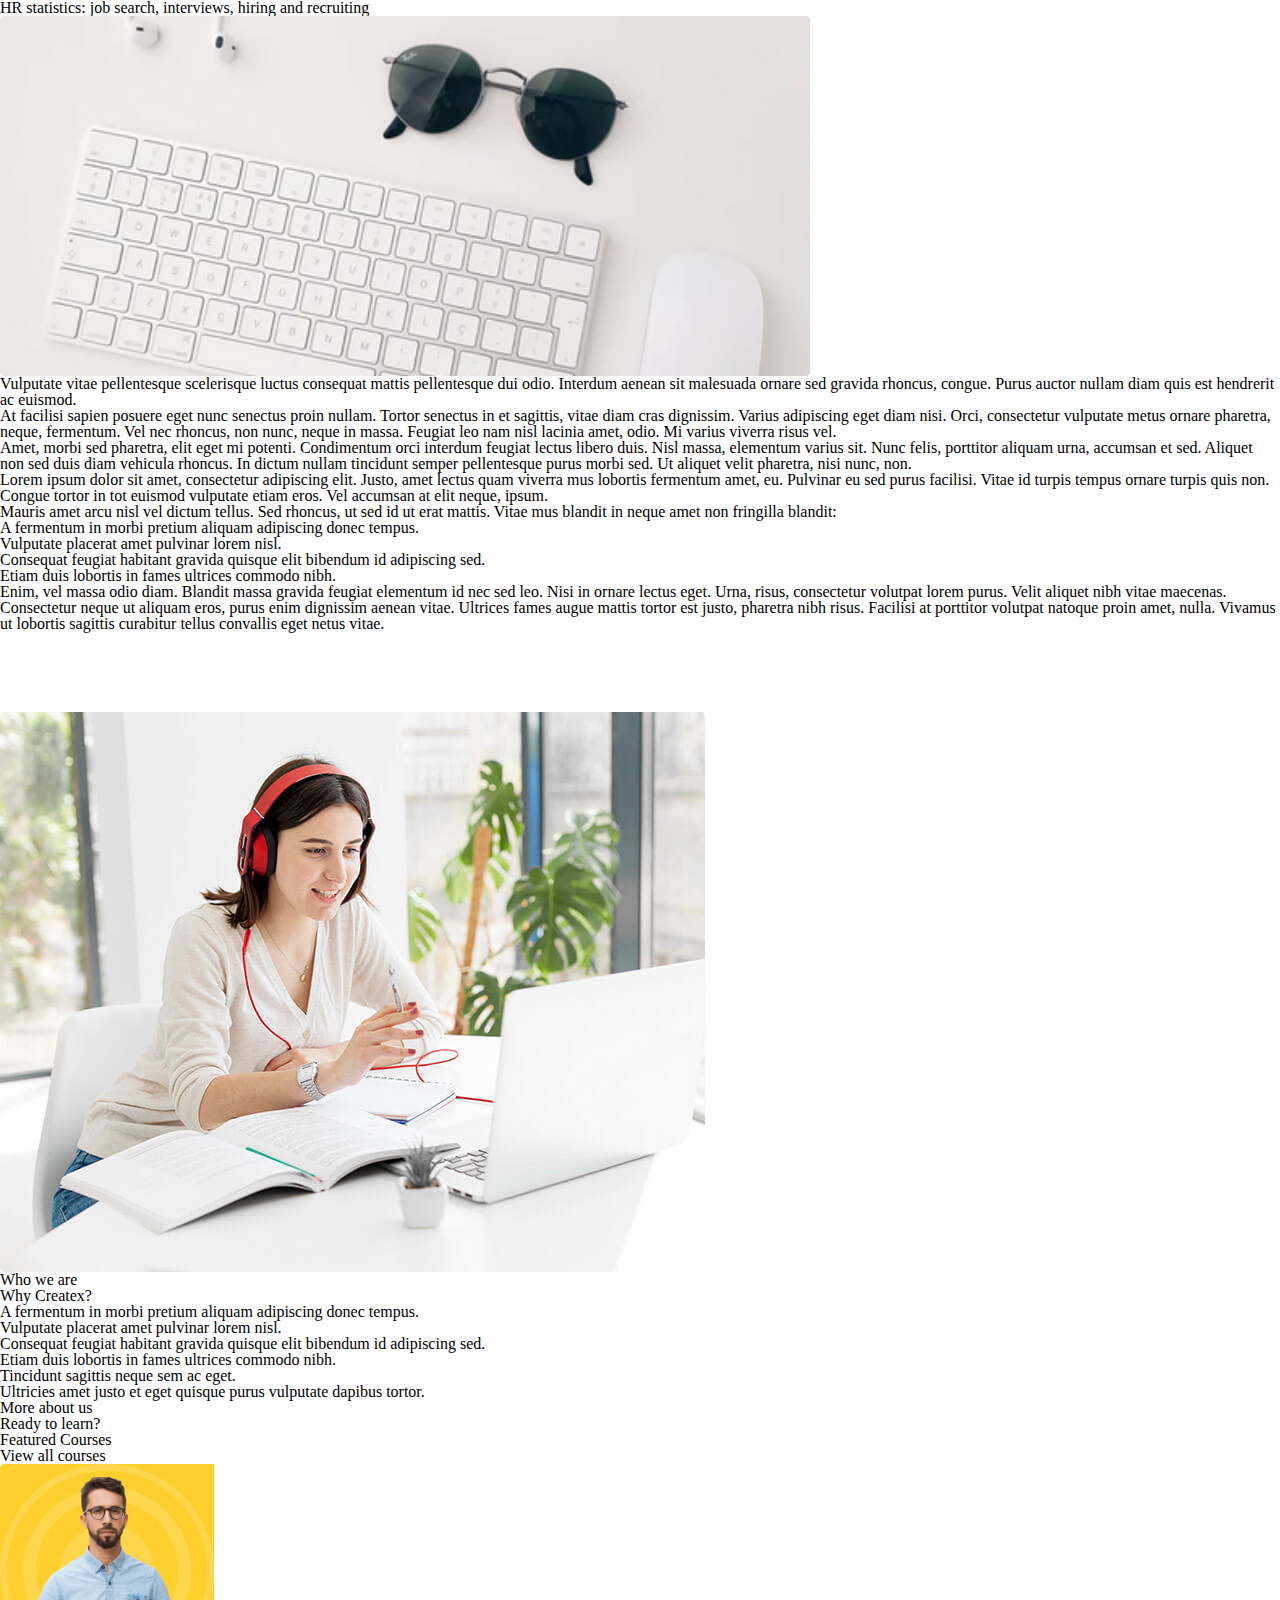
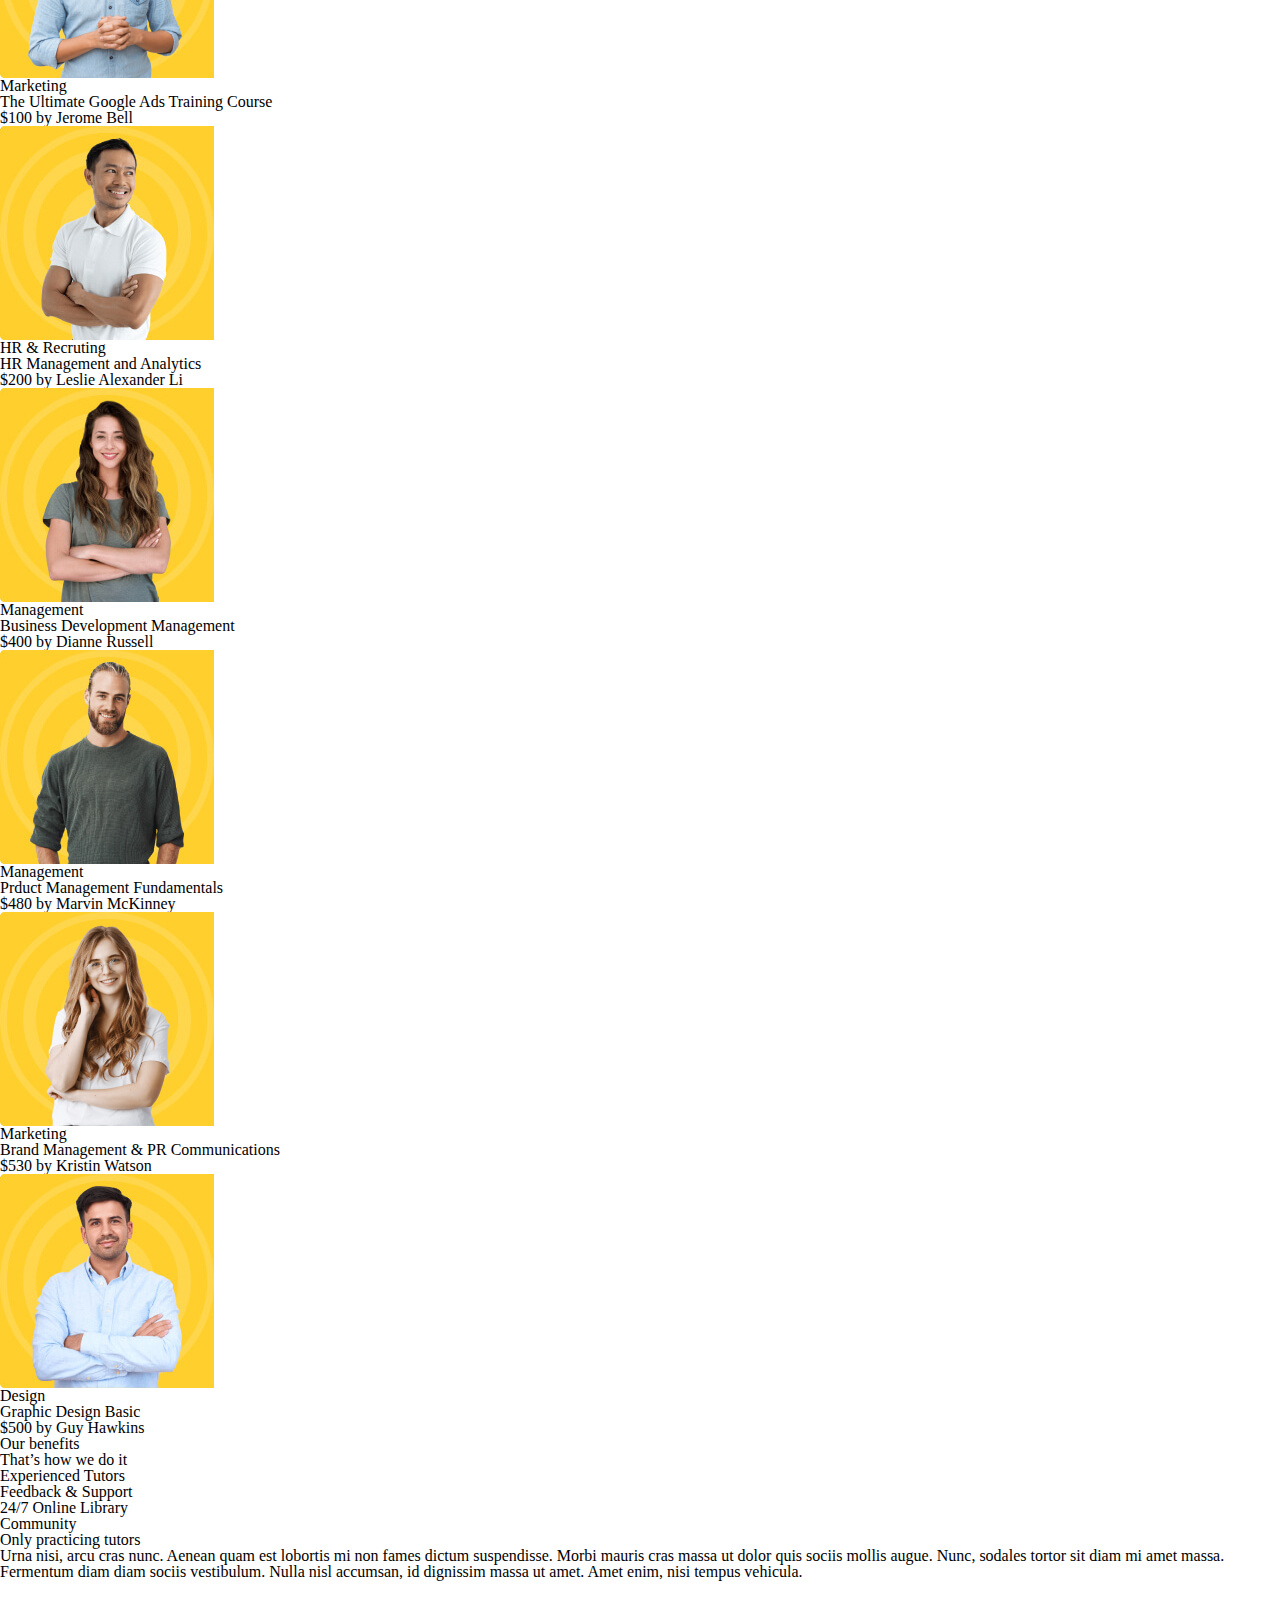
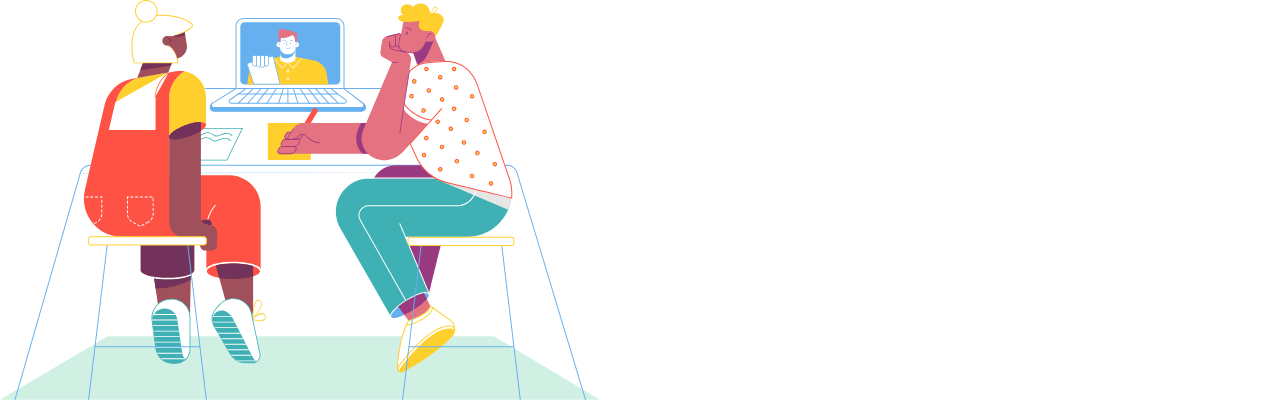
<file: lesson_10/index.html>
<!DOCTYPE html>
<html lang="zxx">
	<head>
		<meta charset="UTF-8" />
		<meta http-equiv="X-UA-Compatible" content="IE=edge" />
		<meta name="viewport" content="width=device-width, initial-scale=1.0" />
		<link rel="shortcut icon" href="icons/favicon.ico" type="image/x-icon" />
		<link rel="stylesheet" href="css/null.css" />
		<link rel="preconnect" href="https://fonts.googleapis.com" />
		<link rel="preconnect" href="https://fonts.gstatic.com" crossorigin />
		<link
			href="https://fonts.googleapis.com/css2?family=Lato:wght@400;700;900&display=swap"
			rel="stylesheet"
		/>
		<link rel="stylesheet" href="css/style.css" />
		<title>Lesson_10</title>
	</head>

	<!-- ----------------------1-я страница----------------------- -->

	<body>
		<header class="article">
			<h1 class="article__name">
				HR statistics: job search, interviews, hiring and recruiting
			</h1>
		</header>
		<main class="box">
			<div class="box__image">
				<img src="img/klava.png" alt="klava" />
			</div>
			<div class="box__text">
				<p class="box__text paragraph-1">
					Vulputate vitae pellentesque scelerisque luctus consequat mattis
					pellentesque dui odio. Interdum aenean sit malesuada ornare sed
					gravida rhoncus, congue. Purus auctor nullam diam quis est hendrerit
					ac euismod.
				</p>
				<p class="box__text paragraph-2">
					At facilisi sapien posuere eget nunc senectus proin nullam. Tortor
					senectus in et sagittis, vitae diam cras dignissim. Varius adipiscing
					eget diam nisi. Orci, consectetur vulputate metus ornare pharetra,
					neque, fermentum. Vel nec rhoncus, non nunc, neque in massa. Feugiat
					leo nam nisl lacinia amet, odio. Mi varius viverra risus vel.
				</p>
				<p class="box__text paragraph-3">
					Amet, morbi sed pharetra, elit eget mi potenti. Condimentum orci
					interdum feugiat lectus libero duis. Nisl massa, elementum varius sit.
					Nunc felis, porttitor aliquam urna, accumsan et sed. Aliquet non sed
					duis diam vehicula rhoncus. In dictum nullam tincidunt semper
					pellentesque purus morbi sed. Ut aliquet velit pharetra, nisi nunc,
					non.
				</p>
			</div>
			<div class="box__quote">
				<p class="box__quote paragraph-4">
					Lorem ipsum dolor sit amet, consectetur adipiscing elit. Justo, amet
					lectus quam viverra mus lobortis fermentum amet, eu. Pulvinar eu sed
					purus facilisi. Vitae id turpis tempus ornare turpis quis non. Congue
					tortor in tot euismod vulputate etiam eros. Vel accumsan at elit
					neque, ipsum.
				</p>
			</div>
			<div class="box__text">
				<p class="box__text paragraph-5">
					Mauris amet arcu nisl vel dictum tellus. Sed rhoncus, ut sed id ut
					erat mattis. Vitae mus blandit in neque amet non fringilla blandit:
				</p>
			</div>
			<ul class="list">
				<li class="list__item">
					A fermentum in morbi pretium aliquam adipiscing donec tempus.
				</li>
				<li class="list__item">Vulputate placerat amet pulvinar lorem nisl.</li>
				<li class="list__item">
					Consequat feugiat habitant gravida quisque elit bibendum id adipiscing
					sed.
				</li>
				<li class="list__item">
					Etiam duis lobortis in fames ultrices commodo nibh.
				</li>
			</ul>
			<div class="box__text">
				<p class="box__text paragraph-6">
					Enim, vel massa odio diam. Blandit massa gravida feugiat elementum id
					nec sed leo. Nisi in ornare lectus eget. Urna, risus, consectetur
					volutpat lorem purus. Velit aliquet nibh vitae maecenas. Consectetur
					neque ut aliquam eros, purus enim dignissim aenean vitae. Ultrices
					fames augue mattis tortor est justo, pharetra nibh risus. Facilisi at
					porttitor volutpat natoque proin amet, nulla. Vivamus ut lobortis
					sagittis curabitur tellus convallis eget netus vitae.
				</p>
			</div>
		</main>
		<footer></footer>
	</body>

	<br /><br /><br /><br /><br />

	<!-- ----------------------2-я страница------------------------- -->

	<body>
		<header class="block">
			<div class="block__image">
				<img src="img/student.jpg" alt="student" />
			</div>
			<div class="box-header">
				<div class="title">
					<h6 class="title__name first">Who we are</h6>
					<h1 class="title__name second">Why Createx?</h1>
				</div>
				<ul class="list">
					<div class="list__item">
						A fermentum in morbi pretium aliquam adipiscing donec tempus.
					</div>
					<div class="list__item">
						Vulputate placerat amet pulvinar lorem nisl.
					</div>
					<div class="list__item">
						Consequat feugiat habitant gravida quisque elit bibendum id
						adipiscing sed.
					</div>
					<div class="list__item">
						Etiam duis lobortis in fames ultrices commodo nibh.
					</div>
					<div class="list__item">Tincidunt sagittis neque sem ac eget.</div>
					<div class="list__item">
						Ultricies amet justo et eget quisque purus vulputate dapibus tortor.
					</div>
				</ul>
				<div class="button">
					<a href="#" class="button__btn button__btn-red">More about us</a>
				</div>
			</div>
		</header>
		<main class="container">
			<div class="container__top">
				<div class="title">
					<h6 class="title__name first">Ready to learn?</h6>
					<h1 class="title__name second">Featured Courses</h1>
				</div>
				<div class="button">
					<a href="#" class="button__btn button__btn-white">View all courses</a>
				</div>
				<div class="container__items">
					<div class="container__items content">
						<div class="content__image">
							<img src="img/manager1.jpg" alt="manager1" />
						</div>
						<div class="content__button">
							<a href="" class="content__button content__button--green"
								>Marketing</a
							>
						</div>
						<p class="content__text">The Ultimate Google Ads Training Course</p>
						<p class="content__price">$100 <span>by Jerome Bell</span></p>
					</div>
					<div class="container__items content">
						<div class="content__image">
							<img src="img/manager2.jpg" alt="manager2" />
						</div>
						<div class="content__button">
							<a href="" class="content__button content__button--brown"
								>HR & Recruting</a
							>
						</div>
						<p class="content__text">HR Management and Analytics</p>
						<p class="content__price">
							$200 <span>by Leslie Alexander Li</span>
						</p>
					</div>
					<div class="container__items content">
						<div class="content__image">
							<img src="img/manager3.jpg" alt="manager3" />
						</div>
						<div class="content__button">
							<a href="" class="content__button content__button--blue"
								>Management</a
							>
						</div>
						<p class="content__text">Business Development Management</p>
						<p class="content__price">$400 <span>by Dianne Russell</span></p>
					</div>
					<div class="container__items content">
						<div class="content__image">
							<img src="img/manager4.jpg" alt="manager4" />
						</div>
						<div class="content__button">
							<a href="" class="content__button content__button--blue"
								>Management</a
							>
						</div>
						<p class="content__text">Prduct Management Fundamentals</p>
						<p class="content__price">$480 <span>by Marvin McKinney</span></p>
					</div>
					<div class="container__items content">
						<div class="content__image">
							<img src="img/manager5.jpg" alt="manager5" />
						</div>
						<div class="content__button">
							<a href="" class="content__button content__button--green"
								>Marketing</a
							>
						</div>
						<p class="content__text">Brand Management & PR Communications</p>
						<p class="content__price">$530 <span>by Kristin Watson</span></p>
					</div>
					<div class="container__items content">
						<div class="content__image">
							<img src="img/manager6.png" alt="manager6" />
						</div>
						<div class="content__button">
							<a href="" class="content__button content__button--red">Design</a>
						</div>
						<p class="content__text">Graphic Design Basic</p>
						<p class="content__price">$500 <span>by Guy Hawkins</span></p>
					</div>
				</div>
			</div>
		</main>
		<footer class="box">
			<div class="box-top">
				<div class="title">
					<h6 class="title__name first">Our benefits</h6>
					<h1 class="title__name second">That’s how we do it</h1>
				</div>
				<div class="button">
					<a href="#" class="button__btn button__btn-white">Experienced Tutors</a>
				</div>
				<ul class="list">
					<li class="list__social">Feedback & Support</li>
					<li class="list__social">24/7 Online Library</li>
					<li class="list__social">Community</li>
				</ul>
			</div>
			<div class="box-bottom">
				<h2 class="article">Only practicing tutors</h2>
				<p class="description">
					Urna nisi, arcu cras nunc. Aenean quam est lobortis mi non fames
					dictum suspendisse. Morbi mauris cras massa ut dolor quis sociis
					mollis augue. Nunc, sodales tortor sit diam mi amet massa. Fermentum
					diam diam sociis vestibulum. Nulla nisl accumsan, id dignissim massa
					ut amet. Amet enim, nisi tempus vehicula.
				</p>
				<div class="box-bottom__image">
					<img src="img/illustration.svg" alt="illustration" />
				</div>
			</div>
		</footer>
	</body>
</html>
</file>
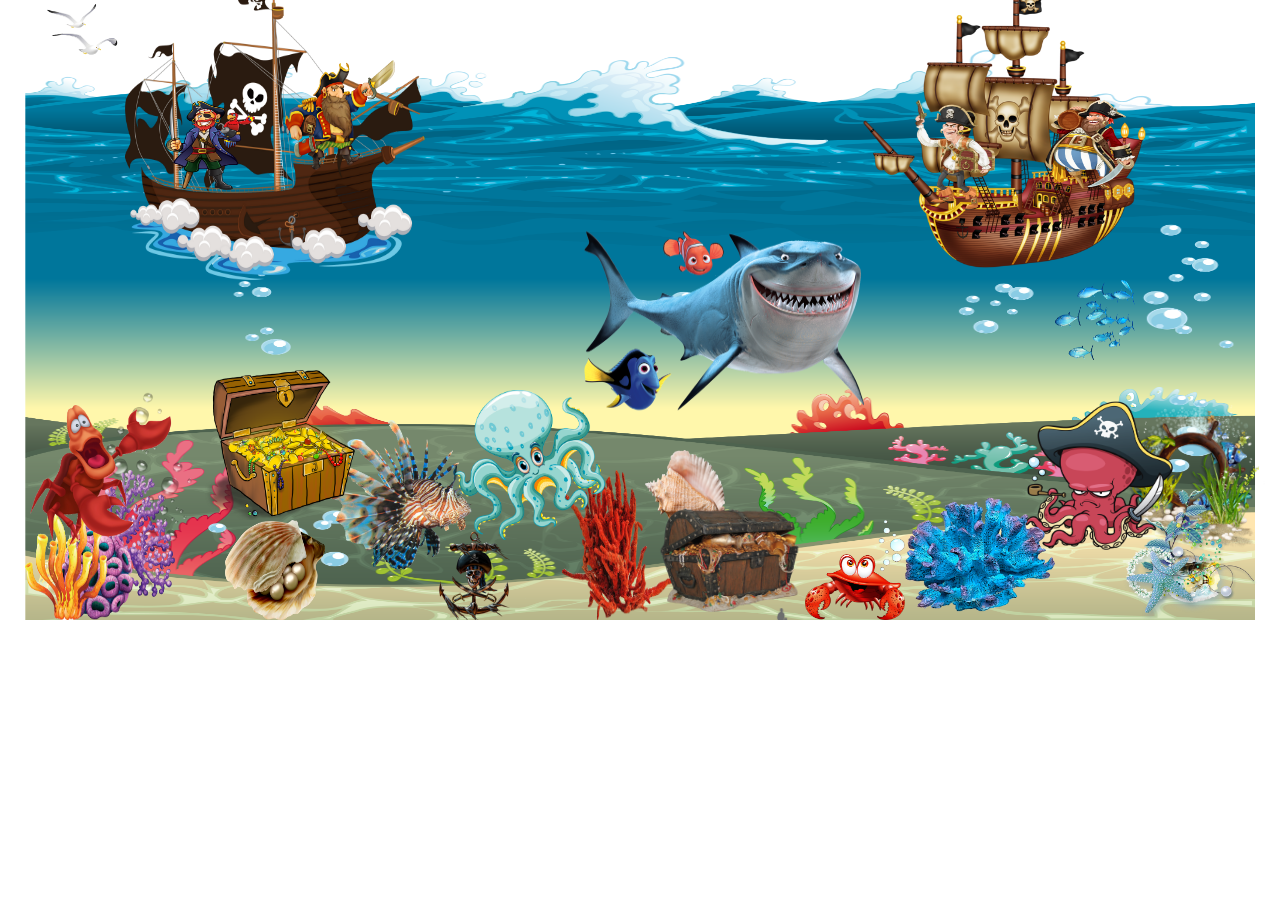
<file: lesson_11/index.html>
<!DOCTYPE html>
<html lang="zxx">
	<head>
		<meta charset="UTF-8" />
		<meta http-equiv="X-UA-Compatible" content="IE=edge" />
		<meta name="viewport" content="width=device-width, initial-scale=1.0" />
		<link rel="shortcut icon" href="icons/favicon.ico" type="image/x-icon" />
		<link rel="stylesheet" href="css/null.css" />
		<link rel="preconnect" href="https://fonts.googleapis.com" />
		<link rel="preconnect" href="https://fonts.gstatic.com" crossorigin />
		<link
			href="https://fonts.googleapis.com/css2?family=Lato:wght@400;700;900&display=swap"
			rel="stylesheet"
		/>
		<link rel="stylesheet" href="css/style.css" />
		<title>Lesson_11</title>
	</head>

	<body>
		<div class="wrapper">
			<div class="container">
				<!-- <header class="article"></header> -->
				<main class="pictures">
					<div class="sea">
						<img class="sea__picture" src="img/sea.png" alt="Picture of sea">
					</div>
					<div class="seabottom">
						<img  class="seabottom__coral1" src="img/coral1.png" alt="Picture of coral">
						<img  class="seabottom__coral3" src="img/coral3.png" alt="Picture of coral">
						<img  class="seabottom__coral4" src="img/coral4.png" alt="Picture of coral">
						<img  class="seabottom__coral5" src="img/coral5.png" alt="Picture of coral">
						<img  class="seabottom__coral6" src="img/coral6.png" alt="Picture of coral">
						<img  class="seabottom__crayfish1" src="img/crayfish1.png" alt="Picture of sea">
						<img  class="seabottom__crayfish3" src="img/crayfish3.png" alt="Picture of sea">
						<img  class="seabottom__box1" src="img/box1.png" alt="Picture of sea">
						<img  class="seabottom__box2" src="img/box2.png" alt="Picture of sea">
						<img  class="seabottom__jellyfish1" src="img/jellyfish1.png" alt="Picture of sea">
						<img  class="seabottom__jellyfish2" src="img/jellyfish2.png" alt="Picture of sea">
						<img  class="seabottom__shark1" src="img/shark1.png" alt="Picture of sea">
						<img  class="seabottom__shell2" src="img/shell2.png" alt="Picture of sea">
						<img  class="seabottom__shell3" src="img/shell3.png" alt="Picture of sea">
						<img  class="seabottom__seagulls" src="img/seagulls.png" alt="Picture of sea">
						<img  class="seabottom__fish" src="img/fish.png" alt="Picture of sea">
						<img  class="seabottom__seaweed2" src="img/seaweed2.png" alt="Picture of sea">
						<img  class="seabottom__anchor1" src="img/anchor1.png" alt="Picture of sea">
						<!-- <img  class="seabottom__bubbles1" src="img/bubbles1.png" alt="Picture of sea"> -->
					</div>
					<div class="ships">
						<div class="ships__pirats ships__pirats--pirat-1">
							<div class="pirat-1">
								<img  class="pirat-1__ship1" src="img/ship1.png" alt="Picture of sea">
								<img  class="pirat-1__pirat1" src="img/pirat1.png" alt="Picture of sea">
								<img  class="pirat-1__pirat4" src="img/pirat4.png" alt="Picture of sea">
							</div>
						</div>
						<div class="ships__pirats ships__pirats--pirat-2">
							<div class="pirat-2">
								<img  class="pirat-2__ship2" src="img/ship2.png" alt="Picture of sea">
								<img  class="pirat-2__pirat2" src="img/pirat2.png" alt="Picture of sea">
								<img  class="pirat-2__pirat3" src="img/pirat3.png" alt="Picture of sea">
							</div>
						</div>
					</div>
				</main>
				<footer></footer>
			</div>
		</div>
	</body>
</html>
</file>
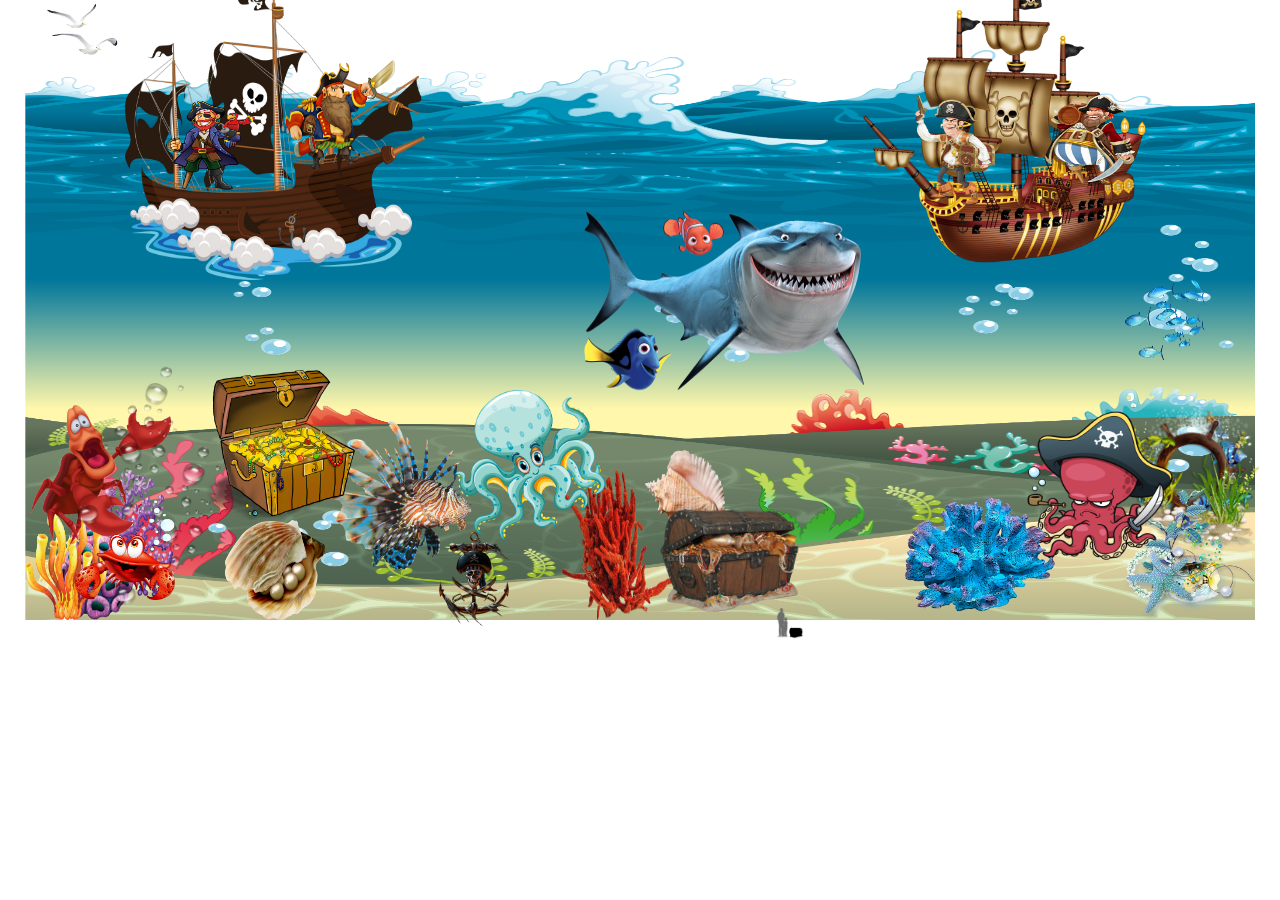
<file: lesson_13/index.html>
<!DOCTYPE html>
<html lang="zxx">
	<head>
		<meta charset="UTF-8" />
		<meta http-equiv="X-UA-Compatible" content="IE=edge" />
		<meta name="viewport" content="width=device-width, initial-scale=1.0" />
		<link rel="shortcut icon" href="icons/favicon.ico" type="image/x-icon" />
		<link rel="stylesheet" href="css/null.css" />
		<link rel="preconnect" href="https://fonts.googleapis.com" />
		<link rel="preconnect" href="https://fonts.gstatic.com" crossorigin />
		<link
			href="https://fonts.googleapis.com/css2?family=Lato:wght@400;700;900&display=swap"
			rel="stylesheet"
		/>
		<link rel="stylesheet" href="css/style.css" />
		<title>Lesson_11</title>
	</head>
	
	<body>
		<div class="wrapper">
			<div class="container">
				<main class="pictures">
					<div class="sea">
						<img class="sea__picture" src="img/sea.png" alt="Picture of sea">
					</div>
					<div class="seabottom">
						<img class="seabottom__coral1" src="img/coral1.png" alt="Picture of coral">
						<img class="seabottom__coral3" src="img/coral3.png" alt="Picture of coral">
						<img class="seabottom__coral4" src="img/coral4.png" alt="Picture of coral">
						<img class="seabottom__coral5" src="img/coral5.png" alt="Picture of coral">
						<img class="seabottom__coral6" src="img/coral6.png" alt="Picture of coral">
						<div class="seabottom__crayfish">
							<img class="crayfish1" src="img/crayfish1.png" alt="Picture of sea">
						</div>
						<img class="seabottom__crayfish3" src="img/crayfish3.png" alt="Picture of sea">
						<img class="seabottom__box1" src="img/box1.png" alt="Picture of sea">
						<img class="seabottom__box2" src="img/box2.png" alt="Picture of sea">
						<div class="seabottom__jellyfish">
							<img class="jellyfish1" src="img/jellyfish1.png" alt="Picture of sea">
							<img class="jellyfish2" src="img/jellyfish2.png" alt="Picture of sea">
						</div>
						<div class="seabottom__shark">
							<img class="shark1" src="img/shark1.png" alt="Picture of sea">
						</div>
						<img class="seabottom__shell2" src="img/shell2.png" alt="Picture of sea">
						<img class="seabottom__shell3" src="img/shell3.png" alt="Picture of sea">
						<div class="seabottom__seagulls">
							<img class="seagulls1" src="img/seagulls.png" alt="Picture of sea">
						</div>
						<div class="seabottom__fish">
							<img class="fish1" src="img/fish.png" alt="Picture of sea">
						</div>
						<img class="seabottom__seaweed2" src="img/seaweed2.png" alt="Picture of sea">
						<img class="seabottom__anchor1" src="img/anchor1.png" alt="Picture of sea">
						<div class="seabottom__bubbles">
							<img class="bubbles1" src="img/bubbles1.png" alt="Picture of sea">
						</div>
					</div>
					<div class="ships">
						<div class="ships__pirats ships__pirats--pirat-1">
							<div class="pirat-1">
								<img class="pirat-1__ship1" src="img/ship1.png" alt="Picture of sea">
								<img class="pirat-1__pirat1" src="img/pirat1.png" alt="Picture of sea">
								<img class="pirat-1__pirat4" src="img/pirat4.png" alt="Picture of sea">
							</div>
						</div>
						<div class="ships__pirats ships__pirats--pirat-2">
							<div class="pirat-2">
								<img class="pirat-2__ship2" src="img/ship2.png" alt="Picture of sea">
								<img class="pirat-2__pirat2" src="img/pirat2.png" alt="Picture of sea">
								<img class="pirat-2__pirat3" src="img/pirat3.png" alt="Picture of sea">
							</div>
						</div>
					</div>
				</main>
				<footer></footer>
			</div>
		</div>
	</body>
</html>
</file>
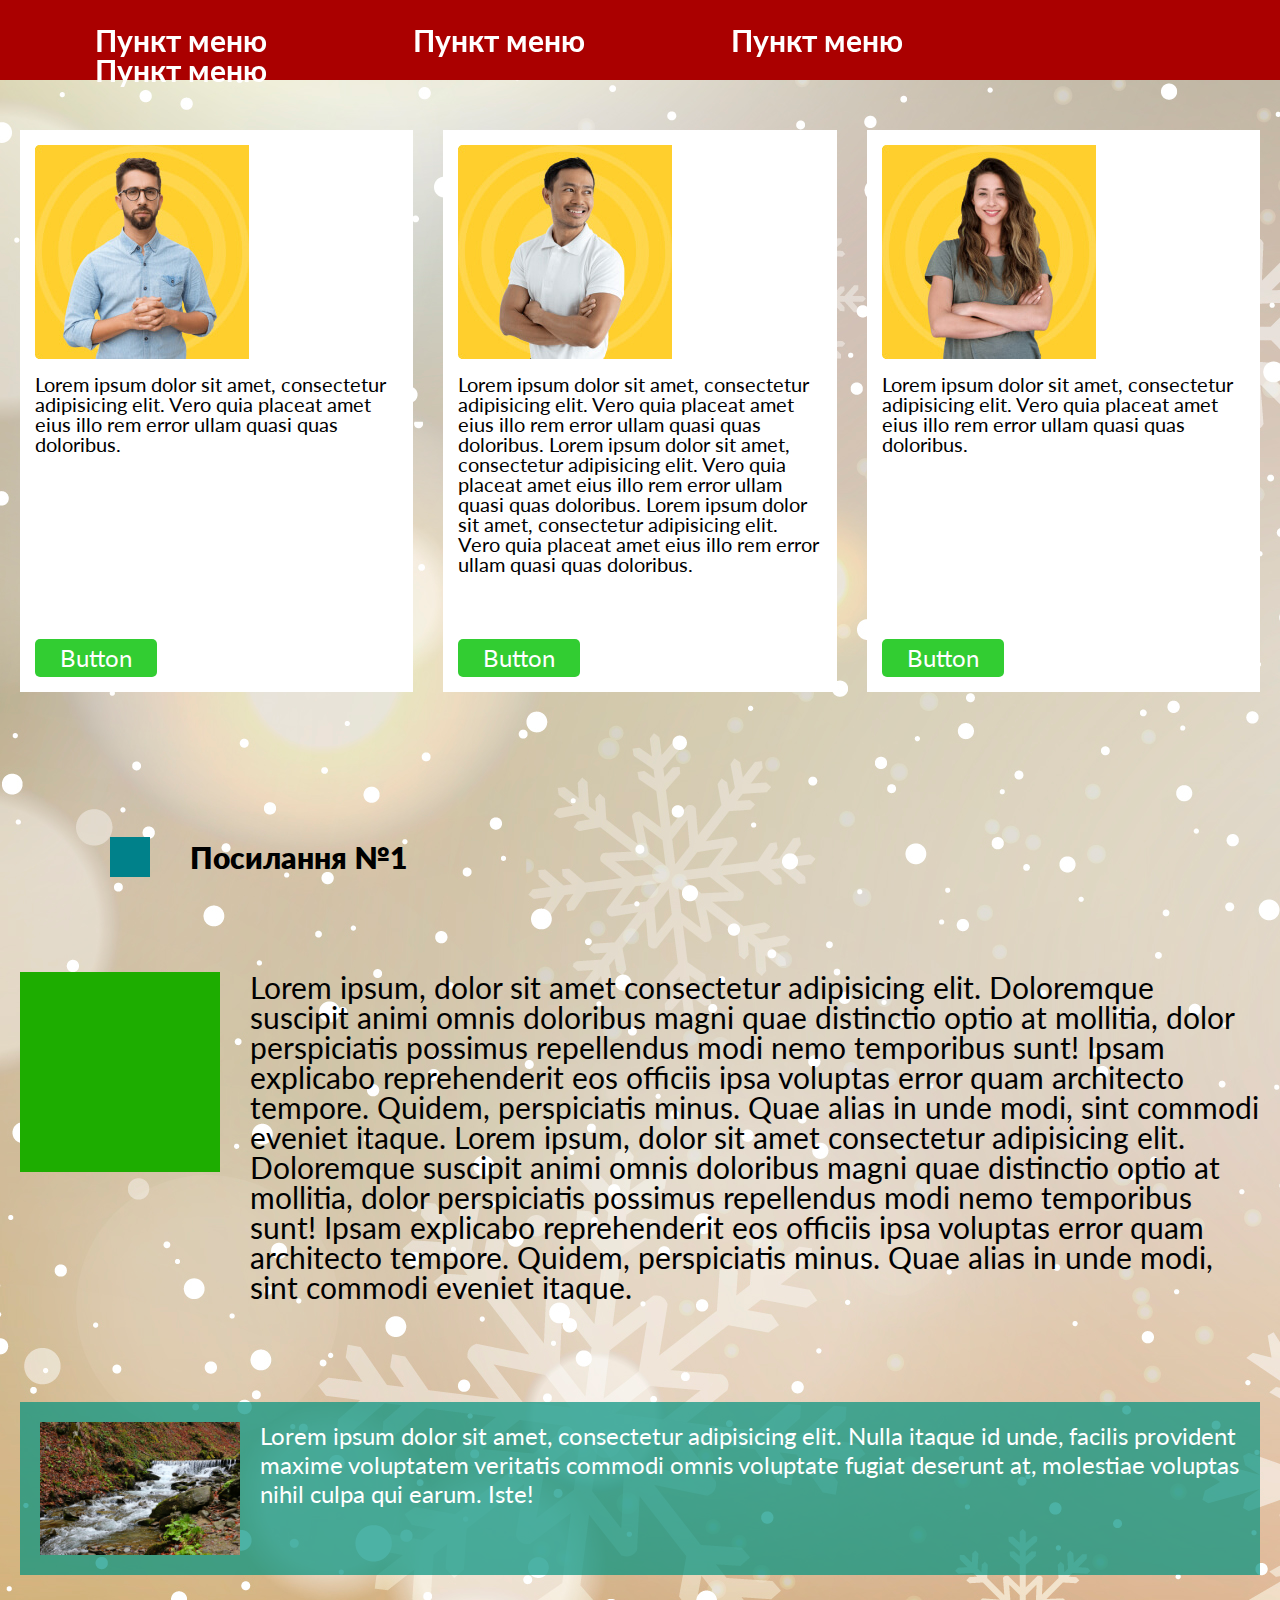
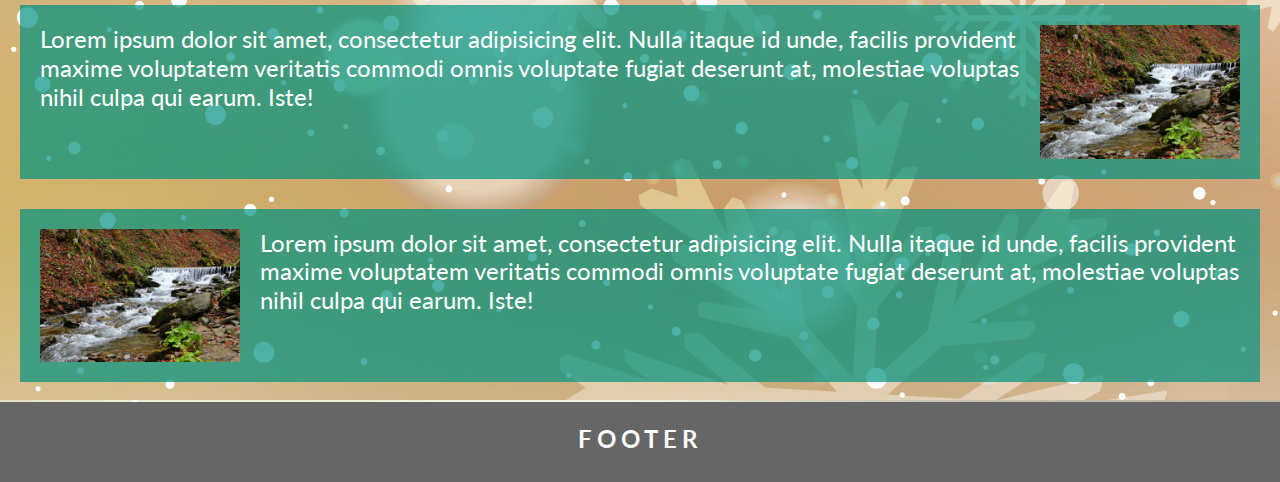
<file: lesson_14/index.html>
<!DOCTYPE html>
<html lang="zxx">
	<head>
		<meta charset="UTF-8" />
		<meta http-equiv="X-UA-Compatible" content="IE=edge" />
		<meta name="viewport" content="width=device-width, initial-scale=1.0" />
		<link rel="shortcut icon" href="icons/favicon.ico" type="image/x-icon" />
		<link rel="stylesheet" href="css/null.css" />
		<link rel="stylesheet" href="css/style.css" />
		<title>Lesson_14</title>
	</head>

	<body>
		<div class="wrapper">
			<header class="header">
				<div class="header__menu">
					<ul class="header__items item">
						<li class="item__list">
							<a href="#" class="item__link">Пункт меню</a>
						</li>
						<li class="item__list">
							<a href="#" class="item__link">Пункт меню</a>
							<ul class="sub-item">
								<li class="sub-item__list">
									<a href="#" class="sub-item__link">Подпункт меню №1</a>
								</li>
								<li class="sub-item__list">
									<a href="#" class="sub-item__link">Подпункт меню №2</a>
								</li>
								<li class="sub-item__list">
									<a href="#" class="sub-item__link">Подпункт меню №3</a>
								</li>
								<li class="sub-item__list">
									<a href="#" class="sub-item__link">Подпункт меню №4</a>
								</li>
							</ul>
						</li>
						<li class="item__list">
							<a href="#" class="item__link">Пункт меню</a>
						</li>
						<li class="item__list">
							<a href="#" class="item__link">Пункт меню</a>
						</li>
					</ul>
				</div>
			</header>

			<main class="page">
				<div class="cards">
					<div class="cards__column">
						<div class="cards__item item-card">
							<div class="item-card__image">
								<img class="" src="img/manager1.jpg" alt="Manager1" />
							</div>
							<div class="item-card__text">
								Lorem ipsum dolor sit amet, consectetur adipisicing elit. Vero
								quia placeat amet eius illo rem error ullam quasi quas
								doloribus.
							</div>
							<a class="item-card__button" href="#">Button</a>
						</div>
					</div>
					<div class="cards__column">
						<div class="cards__item item-card">
							<div class="item-card__image">
								<img class="" src="img/manager2.jpg" alt="Manager2" />
							</div>
							<div class="item-card__text">
								Lorem ipsum dolor sit amet, consectetur adipisicing elit. Vero
								quia placeat amet eius illo rem error ullam quasi quas
								doloribus. Lorem ipsum dolor sit amet, consectetur adipisicing
								elit. Vero quia placeat amet eius illo rem error ullam quasi
								quas doloribus. Lorem ipsum dolor sit amet, consectetur
								adipisicing elit. Vero quia placeat amet eius illo rem error
								ullam quasi quas doloribus.
							</div>
							<a class="item-card__button" href="#">Button</a>
						</div>
					</div>
					<div class="cards__column">
						<div class="cards__item item-card">
							<div class="item-card__image">
								<img class="" src="img/manager3.jpg" alt="Manager3" />
							</div>
							<div class="item-card__text">
								Lorem ipsum dolor sit amet, consectetur adipisicing elit. Vero
								quia placeat amet eius illo rem error ullam quasi quas
								doloribus.
							</div>
							<a class="item-card__button" href="#">Button</a>
						</div>
					</div>
				</div>

				<div class="page__link">
					<a class="link" href="#">Посилання №1</a>
				</div>

				<div class="page__box">
					<div class="square">
					</div>
					<div class="text">Lorem ipsum, dolor sit amet consectetur adipisicing elit. Doloremque suscipit animi omnis doloribus magni quae distinctio optio at mollitia, dolor perspiciatis possimus repellendus modi nemo temporibus sunt! Ipsam explicabo reprehenderit eos officiis ipsa voluptas error quam architecto tempore. Quidem, perspiciatis minus. Quae alias in unde modi, sint commodi eveniet itaque. Lorem ipsum, dolor sit amet consectetur adipisicing elit. Doloremque suscipit animi omnis doloribus magni quae distinctio optio at mollitia, dolor perspiciatis possimus repellendus modi nemo temporibus sunt! Ipsam explicabo reprehenderit eos officiis ipsa voluptas error quam architecto tempore. Quidem, perspiciatis minus. Quae alias in unde modi, sint commodi eveniet itaque.</div>
				</div>

				<div class="page__block">
					<div class="picture">
						<div class="picture__item item-picture">
							<div class="item-picture__image">
								<img src="img/06.jpg" alt="" />
							</div>
							<div class="item-picture__text">
								Lorem ipsum dolor sit amet, consectetur adipisicing elit. Nulla
								itaque id unde, facilis provident maxime voluptatem veritatis
								commodi omnis voluptate fugiat deserunt at, molestiae voluptas
								nihil culpa qui earum. Iste!
							</div>
						</div>
						<div class="picture__item item-picture">
							<div class="item-picture__image">
								<img src="img/06.jpg" alt="" />
							</div>
							<div class="item-picture__text">
								Lorem ipsum dolor sit amet, consectetur adipisicing elit. Nulla
								itaque id unde, facilis provident maxime voluptatem veritatis
								commodi omnis voluptate fugiat deserunt at, molestiae voluptas
								nihil culpa qui earum. Iste!
							</div>
						</div>
						<div class="picture__item item-picture">
							<div class="item-picture__image">
								<img src="img/06.jpg" alt="" />
							</div>
							<div class="item-picture__text">
								Lorem ipsum dolor sit amet, consectetur adipisicing elit. Nulla
								itaque id unde, facilis provident maxime voluptatem veritatis
								commodi omnis voluptate fugiat deserunt at, molestiae voluptas
								nihil culpa qui earum. Iste!
							</div>
						</div>

					</div>
				</div>
			</main>
			<footer class="footer">Footer</footer>
		</div>
	</body>
</html>
</file>
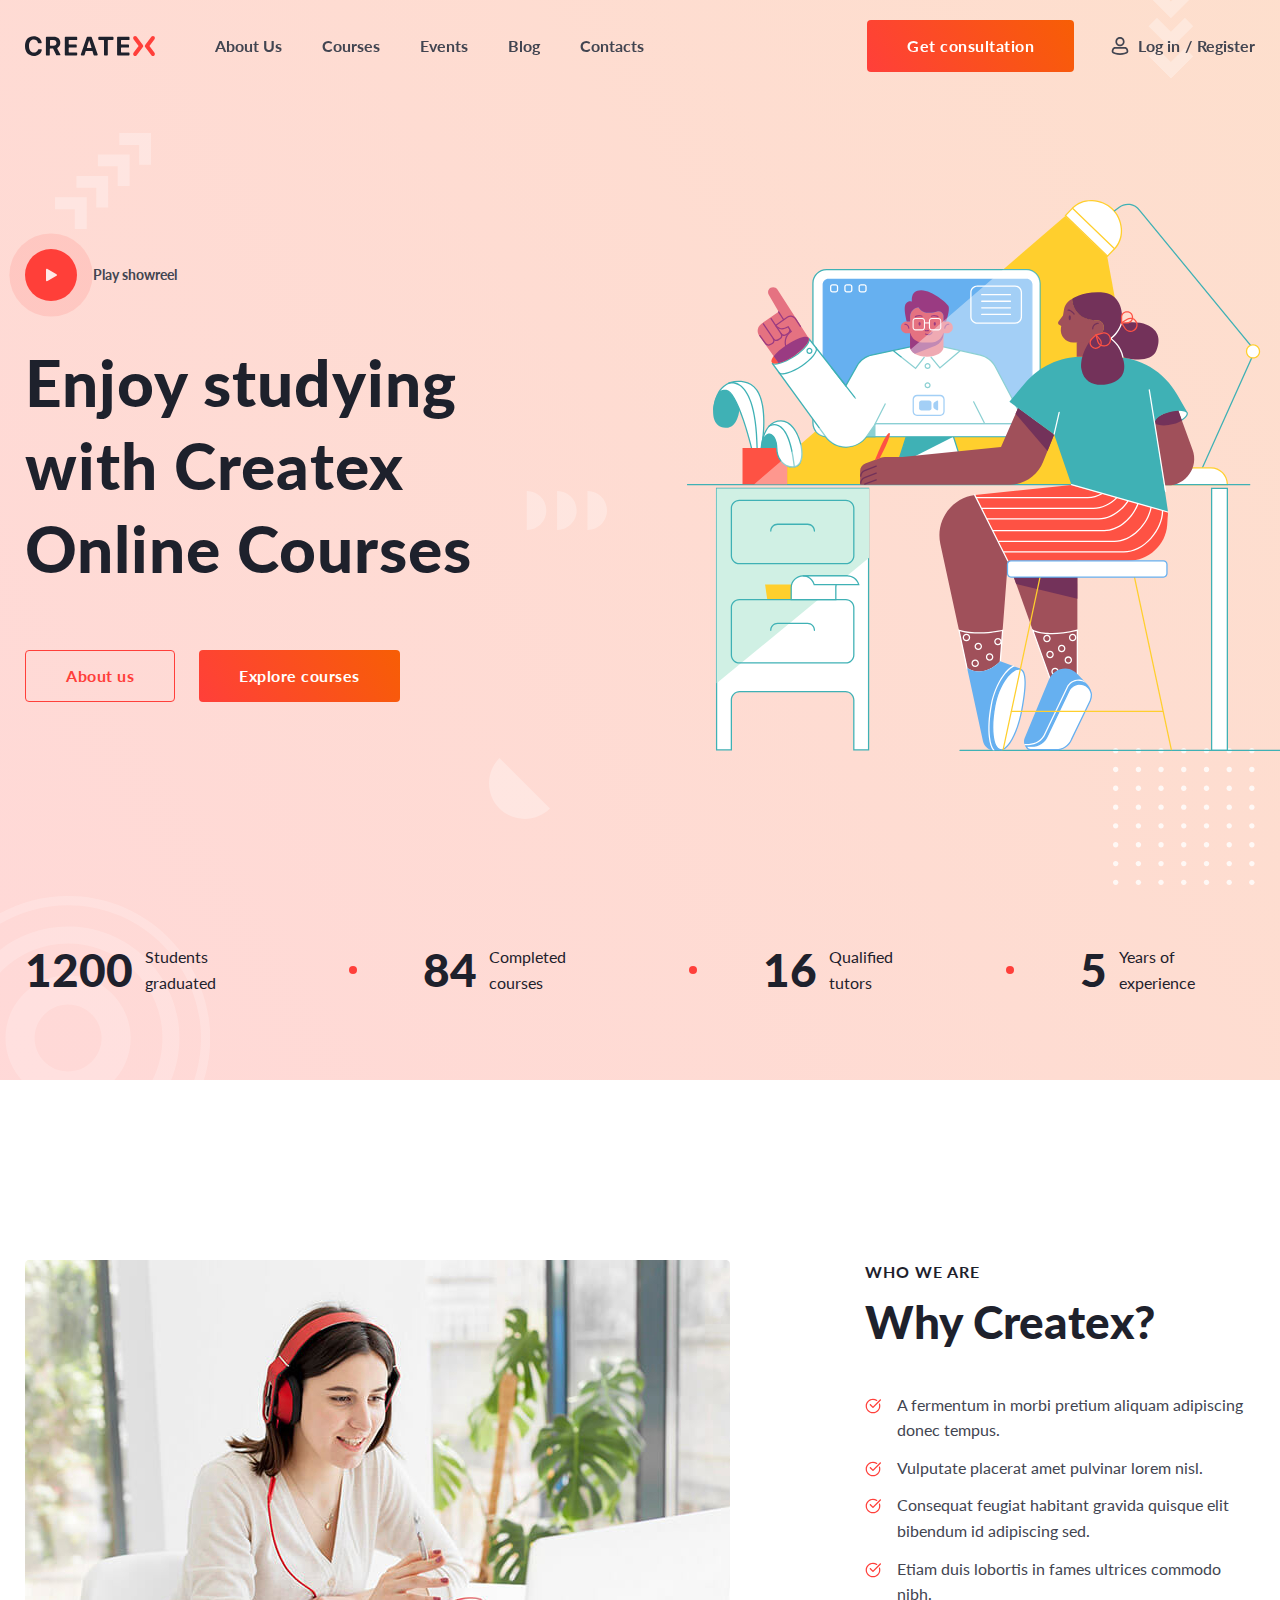
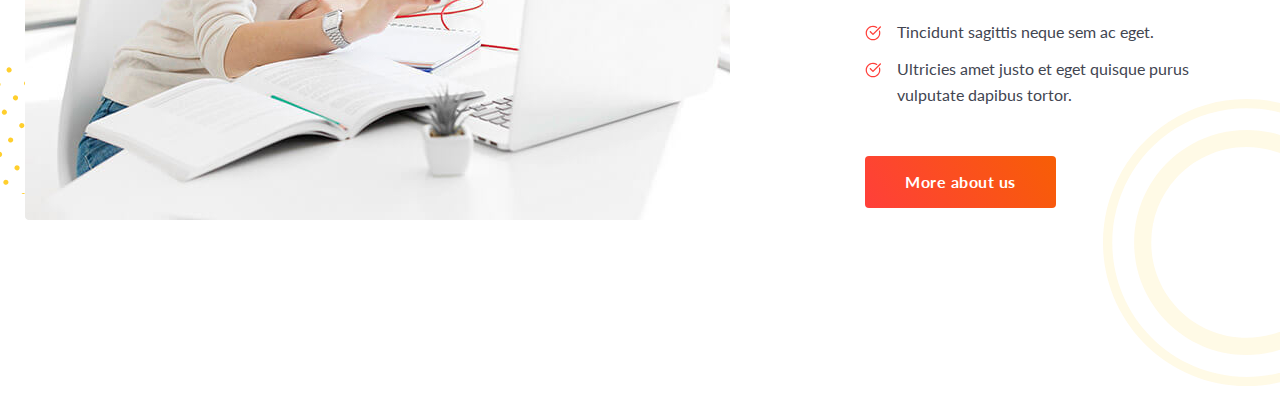
<file: lesson_15/index.html>
<!DOCTYPE html>
<html lang="zxx">
	<head>
		<meta charset="UTF-8" />
		<meta http-equiv="X-UA-Compatible" content="IE=edge" />
		<meta name="viewport" content="width=device-width, initial-scale=1.0" />
		<link rel="shortcut icon" href="icons/favicon.ico" type="image/x-icon" />
		<link rel="stylesheet" href="css/reset.css" />
		<link rel="stylesheet" href="css/style.css" />
		<title>Lesson_15</title>
	</head>

	<body>
		<div class="wrapper">
			<header class="header">
				<div class="header__container">
					<a class="header__logo" target="_blank" href="#">
						<img src="icons/logo.svg" alt="Logo" />
					</a>
					<nav class="header__menu menu">
						<ul class="menu__list">
							<li class="menu__item">
								<a class="menu__link" target="_blank" href="#">About Us</a>
							</li>
							<li class="menu__item">
								<a class="menu__link" target="_blank" href="#">Courses</a>
							</li>
							<li class="menu__item">
								<a class="menu__link" target="_blank" href="#">Events</a>
							</li>
							<li class="menu__item">
								<a class="menu__link" target="_blank" href="#">Blog</a>
							</li>
							<li class="menu__item">
								<a class="menu__link" target="_blank" href="#">Contacts</a>
							</li>
						</ul>
					</nav>
					<div class="header__personal personal-header">
						<a class="personal-header__button button" href="#"
							><span>Get consultation</span></a
						>
						<a class="personal-header__log-in" href="#"
							><span>Log in</span></a
						>
						<span class="slash">/</span>
						<a class="personal-header__register" href="#"
							><span>Register</span></a
						>
					</div>
				</div>
			</header>

			<main class="page">
				<div class="page__main main-block-1">
					<div class="main-block-1__container">
						<div class="main-block-1__body body-page-1">
							<div class="body-page-1__content">
								<a class="body-page-1__play" href="#" >Play showreel</a>
								<h1 class="body-page-1__title">Enjoy studying
									with Createx Online Courses</h1>
								<div class="body-page-1__buttons">
									<a class="body-page-1__button button button--border" href="#"><span>About us</span></a>
									<a class="body-page-1__button button" href="#"><span>Explore courses</span></a>
								</div>
							</div>
							<div class="body-page-1__media">
								<img class="body-page-1__image" src="icons/illustration.svg" alt="Illustration">
							</div>
						</div>
						<div class="main-block-1__statistic statistic-block">
							<div class="statistic-block__item item-statistic">
								<div class="item-statistic__value">1200</div>
								<div class="item-statistic__text">Students graduated</div>
							</div>
							<div class="statistic-block__circle"></div>
							<div class="statistic-block__item item-statistic">
								<div class="item-statistic__value">84</div>
								<div class="item-statistic__text">Completed courses</div>
							</div>
							<div class="statistic-block__circle"></div>
							<div class="statistic-block__item item-statistic">
								<div class="item-statistic__value">16</div>
								<div class="item-statistic__text">Qualified tutors</div>
							</div>
							<div class="statistic-block__circle"></div>
							<div class="statistic-block__item item-statistic">
								<div class="item-statistic__value">5</div>
								<div class="item-statistic__text">Years of experience</div>
							</div>
						</div>
					</div>
					<div class="main-block-1__decor decor-main">
						<div class="decor-main__item decor-main__item--1"></div>
						<div class="decor-main__item decor-main__item--2"></div>
						<div class="decor-main__item decor-main__item--3"></div>
						<div class="decor-main__item decor-main__item--4"></div>
						<div class="decor-main__item decor-main__item--5"></div>
						<div class="decor-main__item decor-main__item--6"></div>
					</div>
				</div>
				<div class="page__main main-block-2">
					<div class="main-block-2__container">
						<div class="main-block-2__body body-page-2">
							<div class="body-page-2__image">
								<img class="body-page-2__student" src="img/student.jpg" alt="Student">
							</div>
							<div class="body-page-2__content">
								<h6 class="body-page-2__title-1">Who we are</h6>
								<h1 class="body-page-2__title-2">Why Createx?</h1>
								<div class="body-page-2__text text">
									<ul class="text__list">
										<li>A fermentum in morbi pretium aliquam adipiscing donec tempus.</li>
										<li>Vulputate placerat amet pulvinar lorem nisl.</li>
										<li>Consequat feugiat habitant gravida quisque elit bibendum id adipiscing sed.</li>
										<li>Etiam duis lobortis in fames ultrices commodo nibh.</li>
										<li>Tincidunt sagittis neque sem ac eget.</li>
										<li>Ultricies amet justo et eget quisque purus vulputate dapibus tortor.</li>
									</ul>
								</div>
								<div class="body-page-2__buttons">
									<a class="body-page-2__button button" href="#"><span>More about us</span></a>
								</div>
							</div>
						</div>
					</div>
					<div class="main-block-2__decor decor-main">
						<div class="decor-main__item decor-main__item--7"></div>
						<div class="decor-main__item decor-main__item--8"></div>
					</div>
				</div>
			</main>

			<footer class="footer"></footer>
		</div>
	</body>
</html>
</file>
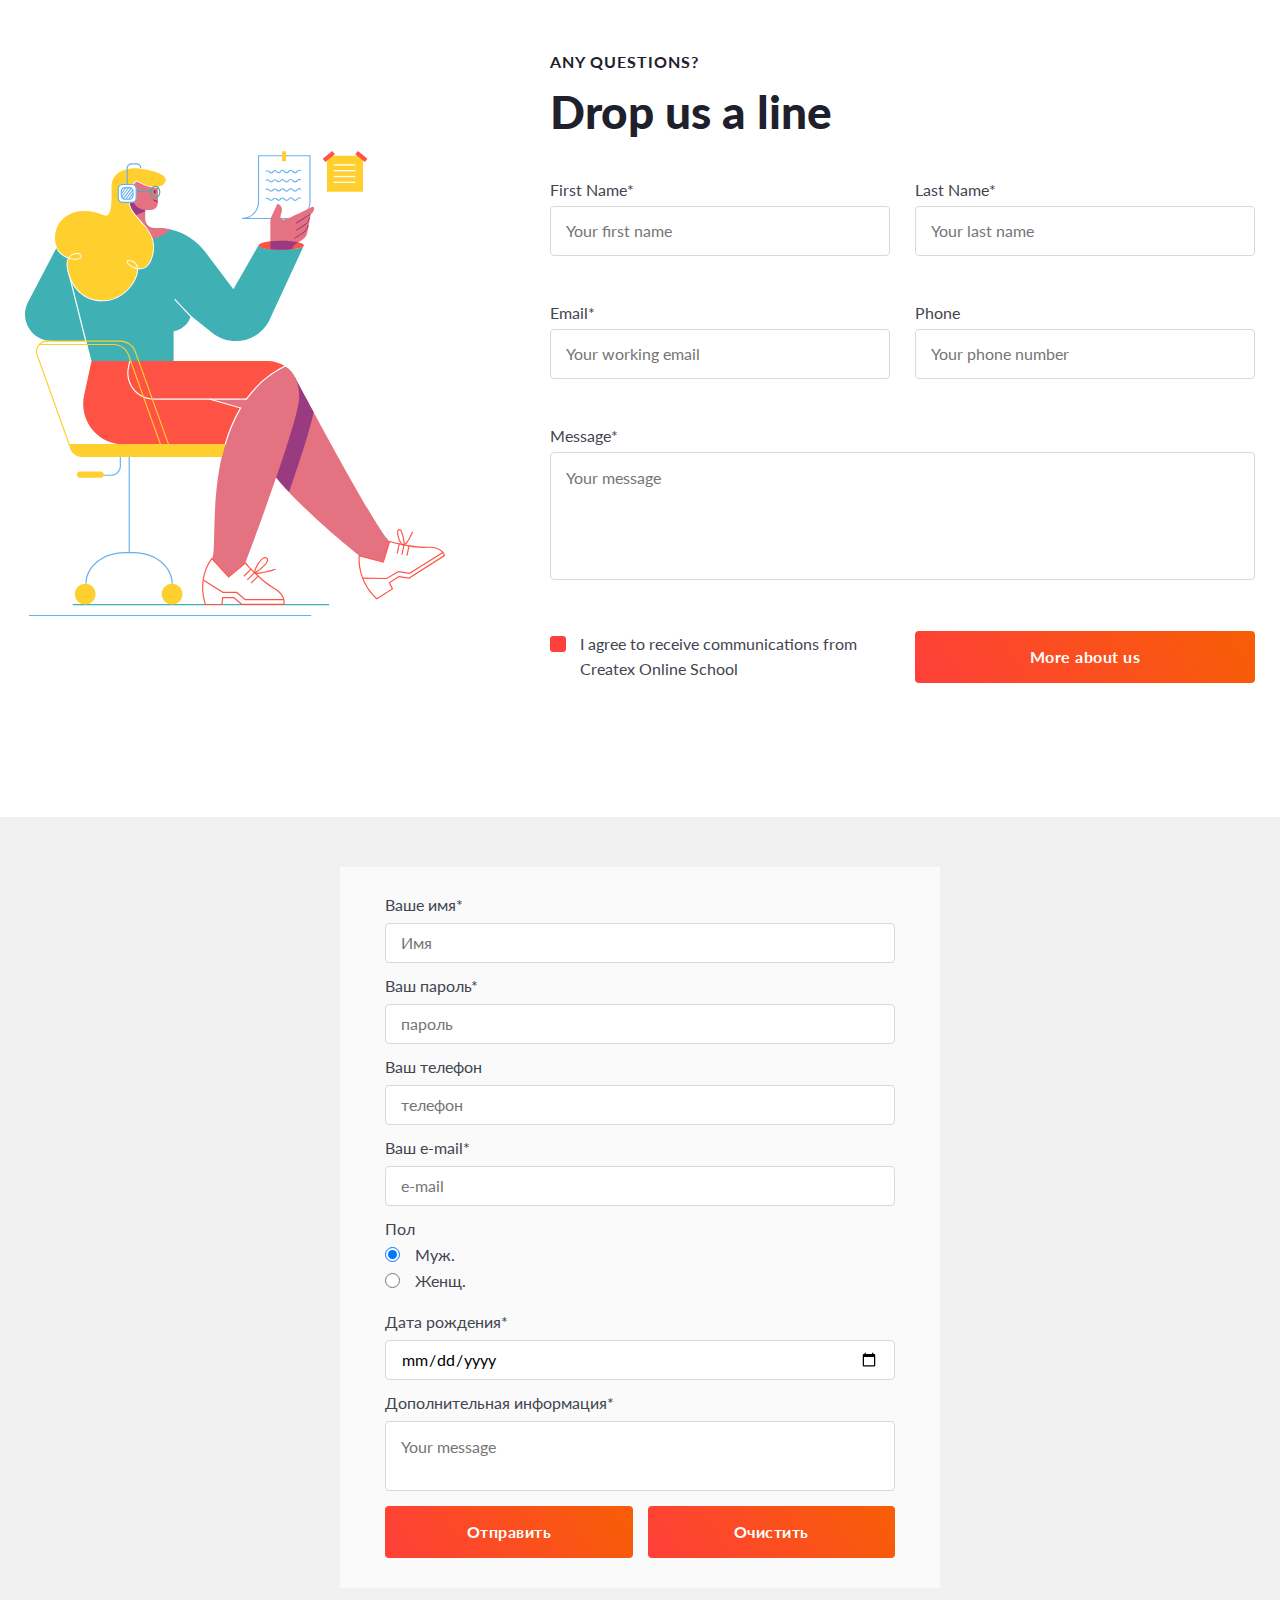
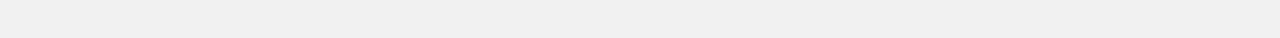
<file: lesson_16/index.html>
<!DOCTYPE html>
<html lang="zxx">
	<head>
		<meta charset="UTF-8" />
		<meta http-equiv="X-UA-Compatible" content="IE=edge" />
		<meta name="viewport" content="width=device-width, initial-scale=1.0" />
		<link rel="shortcut icon" href="icons/favicon.ico" type="image/x-icon" />
		<link rel="stylesheet" href="css/reset.css" />
		<link rel="stylesheet" href="css/style.css" />
		<title>Lesson_16</title>
	</head>

	<body>
		<div class="wrapper">
			<header class="header"></header>

			<main class="page">
				<div class="page__main main-block">
					<div class="main-block__container">
						<div class="main-block__body body">
							<div class="body__image">
								<img
									class="body__student"
									src="icons/illustration_2.svg"
									alt="Illustration"
								/>
							</div>
							<div class="body__content block">
								<div class="body__content heading">
									<h6 class="body__content subtitle">Any questions?</h6>
									<h1 class="body__content title">Drop us a line</h1>
								</div>
								<form class="body__content form" action="https://jsonplaceholder.typicode.com/posts" method="post" >
									<div class="form__line">
										<label class="form__label" for="first-name">First Name*</label>
										<input class="form__input" id="first-name" required autocomplete="off" type="text" name="first-name" placeholder="Your first name" tabindex="1">
									</div>
									<div class="form__line">
										<label class="form__label" for="last-name">Last Name*</label>
										<input class="form__input" id="last-name" required autocomplete="off" type="text" name="last-name" placeholder="Your last name" tabindex="2" >
									</div>
									<div class="form__line">
										<label class="form__label" for="email">Email*</label>
										<input class="form__input" id="email" required autocomplete="off" type="email" name="email" placeholder="Your working email" tabindex="3">
									</div>
									<div class="form__line">
										<label class="form__label" for="phone">Phone</label>
										<input class="form__input" id="phone" required autocomplete="off" type="phone" name="phone" placeholder="Your phone number" tabindex="4">
									</div>
									<div class="form__line">
										<label class="form__label" for="message">Message*</label>
										<textarea class="form__textarea" id="message" name="message" autocomplete="off" placeholder="Your message" tabindex="5"></textarea>
									</div>
									<div class="form__line">
										<div class="form__checkbox">
											<input class="checkbox__input" id="agree" type="checkbox" name="agree" value="yes" tabindex="6">
											<label class="checkbox__label" for="agree" ><span class="checkbox__text" >I agree to receive communications from Createx Online School</span></label>
										</div>
									</div>
									<div class="form__line">
										<button class="form__buttons button" type="submit" tabindex="7"><span>More about us</span></button>
									</div>
								</form>
							</div>
						</div>
					</div>
				</div>
				<div class="page__main main-block-2">
					<div class="main-block-2__container">
						<form class="form-2" action="https://jsonplaceholder.typicode.com/posts" method="post" >
							<div class="form-2__line">
								<label class="form-2__label" for="name">Ваше имя*</label>
								<input class="form-2__input" id="name" required autocomplete="off" type="text" name="name" placeholder="Имя" tabindex="8">
							</div>
							<div class="form-2__line">
								<label class="form-2__label" for="pass">Ваш пароль*</label>
								<input class="form-2__input" id="pass" type="password" name="userpass" required tabindex="9" placeholder="пароль">
							</div>
							<div class="form-2__line">
								<label class="form-2__label" for="tel-01">Ваш телефон</label>
								<input class="form-2__input" id="tel-01" type="tel" name="phone" required tabindex="10" placeholder="телефон">
							</div>
							<div class="form-2__line">
								<label class="form-2__label" for="email-01">Ваш e-mail*</label>
								<input class="form-2__input" id="email-01" type="email" name="email-01" tabindex="11" placeholder="e-mail">
							</div>
							<div class="form-2__line">
								<div class="form-2-title">Пол</div>
								<div class="form-2__radio">
									<input checked class="form-2__input form-2__input_radio" id="gender-01" 
										value="man" name="gender" type="radio" tabindex="12">
									<label class="form-2__label" for="gender-01">Муж.</label>
								</div>
								<div class="form-2__radio">
									<input class="form-2__input form-2__input_radio" id="gender-02"
										value="woman" name="gender" type="radio">
									<label class="form-2__label" for="gender-02">Женщ.</label>
								</div>
							</div>
							<div class="form-2__line">
								<label class="form-2__label" for="dob">Дата рождения*</label>
								<input class="form-2__input" id="dob" type="date" name="date" placeholder="Дата рождения" tabindex="14">
							</div>
							<div class="form-2__line">
								<label class="form-2__label" for="message-01">Дополнительная информация*</label>
								<textarea class="form-2__textarea" id="message-01" name="message" placeholder="Your message" tabindex="15"></textarea>
							</div>
							<div class="form-2__line form-2__line_button">
								<button class="button" type="submit" tabindex="16"><span>Отправить</span></button>
								<button class="button" type="reset" tabindex="17"><span>Очистить</span></button>
							</div>
						</form>
					</div>
				</div>
			</main>

			<footer class="footer"></footer>
		</div>
	</body>
</html>
</file>
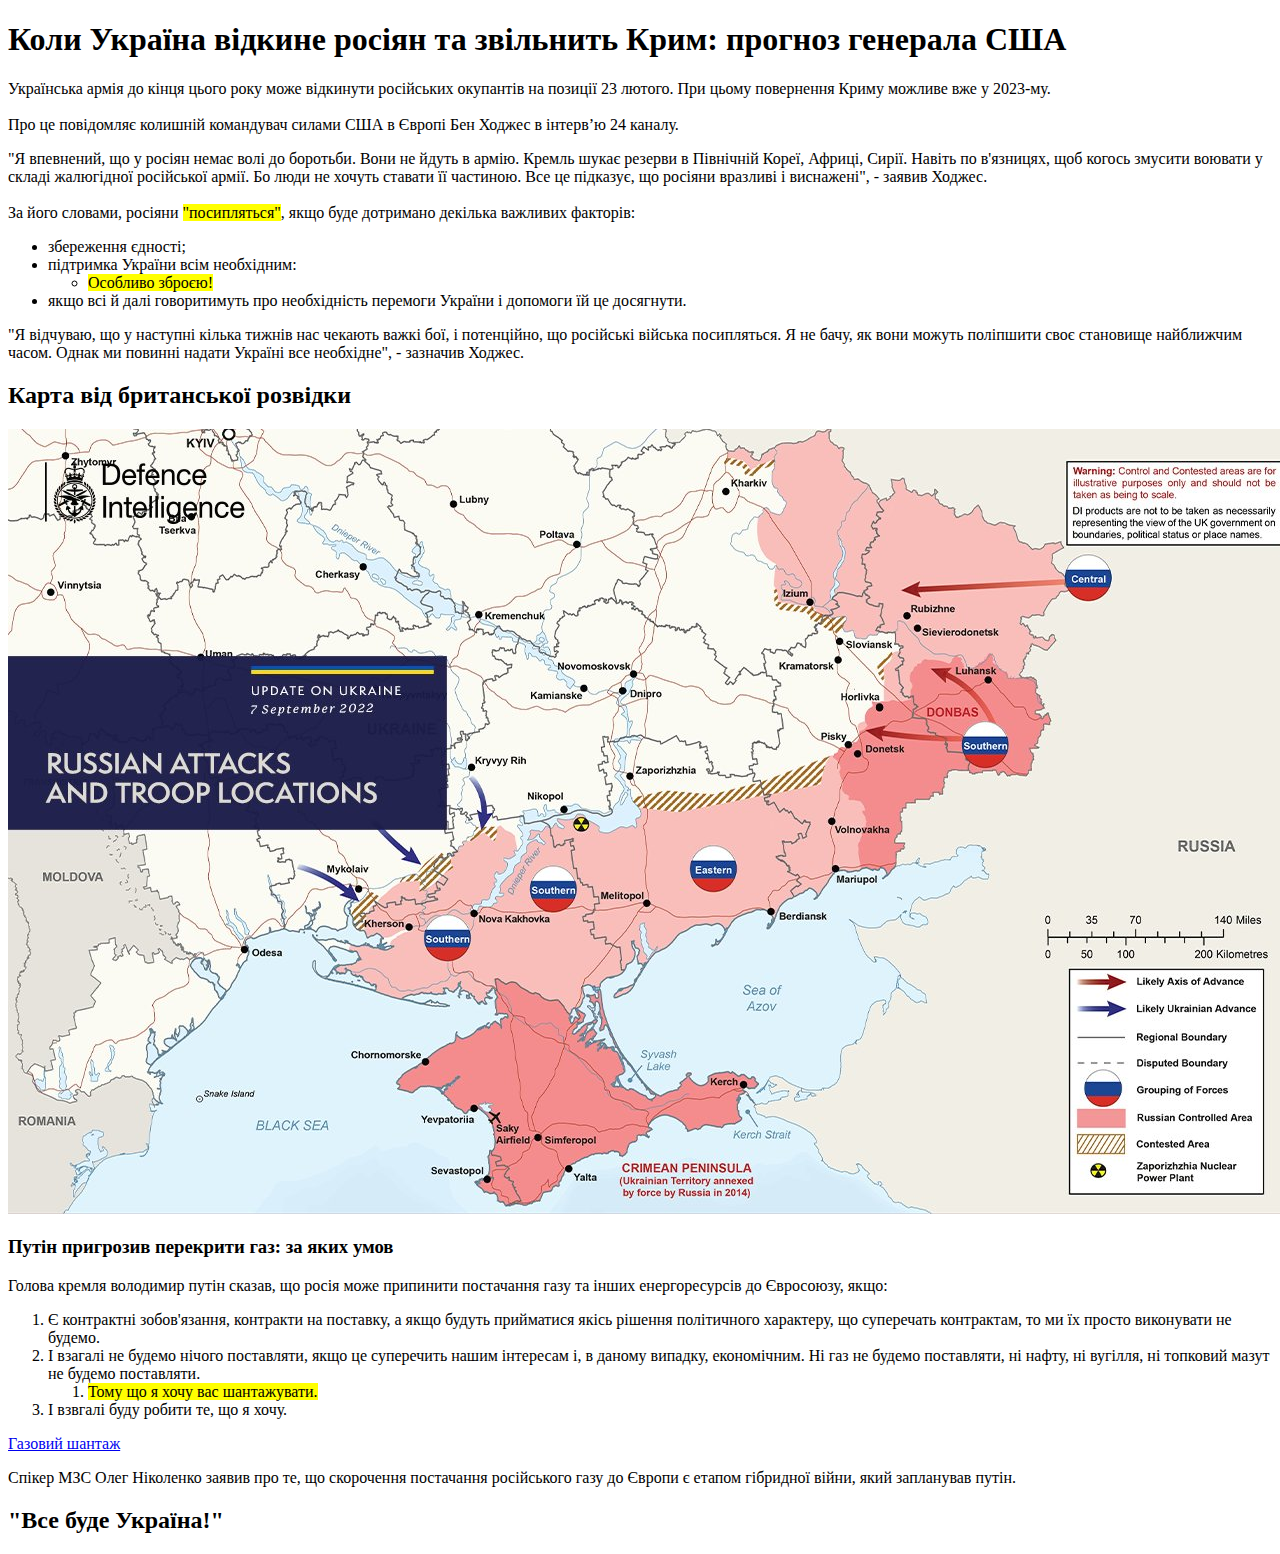
<file: lesson_2/index.html>
<!DOCTYPE html>
<html lang="uk">
	<head>
		<meta charset="UTF-8" />
		<meta http-equiv="X-UA-Compatible" content="IE=edge" />
		<meta name="viewport" content="width=device-width, initial-scale=1.0" />
		<link rel="icon" href="icons/VS_icon.ico" />
		<title>Project_2</title>
	</head>
	<body>
		<header>
			<h1>
				Коли Україна відкине росіян та звільнить Крим: прогноз генерала США
			</h1>
		</header>
		<main>
			<p>
				Українська армія до кінця цього року може відкинути російських окупантів
				на позиції 23 лютого. При цьому повернення Криму можливе вже у
				2023-му.<br /><br />
				Про це повідомляє колишній командувач силами США в Європі Бен Ходжес в
				інтерв’ю 24 каналу.
			</p>
			<p>
				"Я впевнений, що у росіян немає волі до боротьби. Вони не йдуть в армію.
				Кремль шукає резерви в Північній Кореї, Африці, Сирії. Навіть по
				в'язницях, щоб когось змусити воювати у складі жалюгідної російської
				армії. Бо люди не хочуть ставати її частиною. Все це підказує, що
				росіяни вразливі і виснажені", - заявив Ходжес.<br /><br />
				За його словами, росіяни <mark>"посипляться"</mark>, якщо буде дотримано
				декілька важливих факторів:
			</p>
			<ul>
				<li>збереження єдності;</li>
				<li>
					підтримка України всім необхідним:
					<ul>
						<li><mark>Особливо зброєю!</mark></li>
					</ul>
				</li>
				<li>
					якщо всі й далі говоритимуть про необхідність перемоги України і
					допомоги їй це досягнути.
				</li>
			</ul>
			<p>
				"Я відчуваю, що у наступні кілька тижнів нас чекають важкі бої, і
				потенційно, що російські війська посипляться. Я не бачу, як вони можуть
				поліпшити своє становище найближчим часом. Однак ми повинні надати
				Україні все необхідне", - зазначив Ходжес.
			</p>
			<h2>Карта від британської розвідки</h2>
			<img title="Карта наступления" src="img/02.jpg" alt="Карта" />
			<h3>Путін пригрозив перекрити газ: за яких умов</h3>
			<p>
				Голова кремля володимир путін сказав, що росія може припинити постачання
				газу та інших енергоресурсів до Євросоюзу, якщо:
			</p>
			<ol>
				<li>
					Є контрактні зобов'язання, контракти на поставку, а якщо будуть
					прийматися якісь рішення політичного характеру, що суперечать
					контрактам, то ми їх просто виконувати не будемо.
				</li>
				<li>
					І взагалі не будемо нічого поставляти, якщо це суперечить нашим
					інтересам і, в даному випадку, економічним. Ні газ не будемо
					поставляти, ні нафту, ні вугілля, ні топковий мазут не будемо
					поставляти.
					<ol>
						<li><mark>Тому що я хочу вас шантажувати.</mark></li>
					</ol>
				</li>
				<li>І взвгалі буду робити те, що я хочу.</li>
			</ol>
			<a
				target="_blank"
				href="https://podrobnosti.ua/2456538-gazovij-shantazh-putna-mzs-nazvalo-spravzhnju-prichinu.html"
				>Газовий шантаж</a
			>
			<p>
				Спікер МЗС Олег Ніколенко заявив про те, що скорочення постачання
				російського газу до Європи є етапом гібридної війни, який запланував
				путін.
			</p>
		</main>
		<footer>
			<h2>"Все буде Україна!"</h2>
		</footer>
	</body>
</html>
</file>
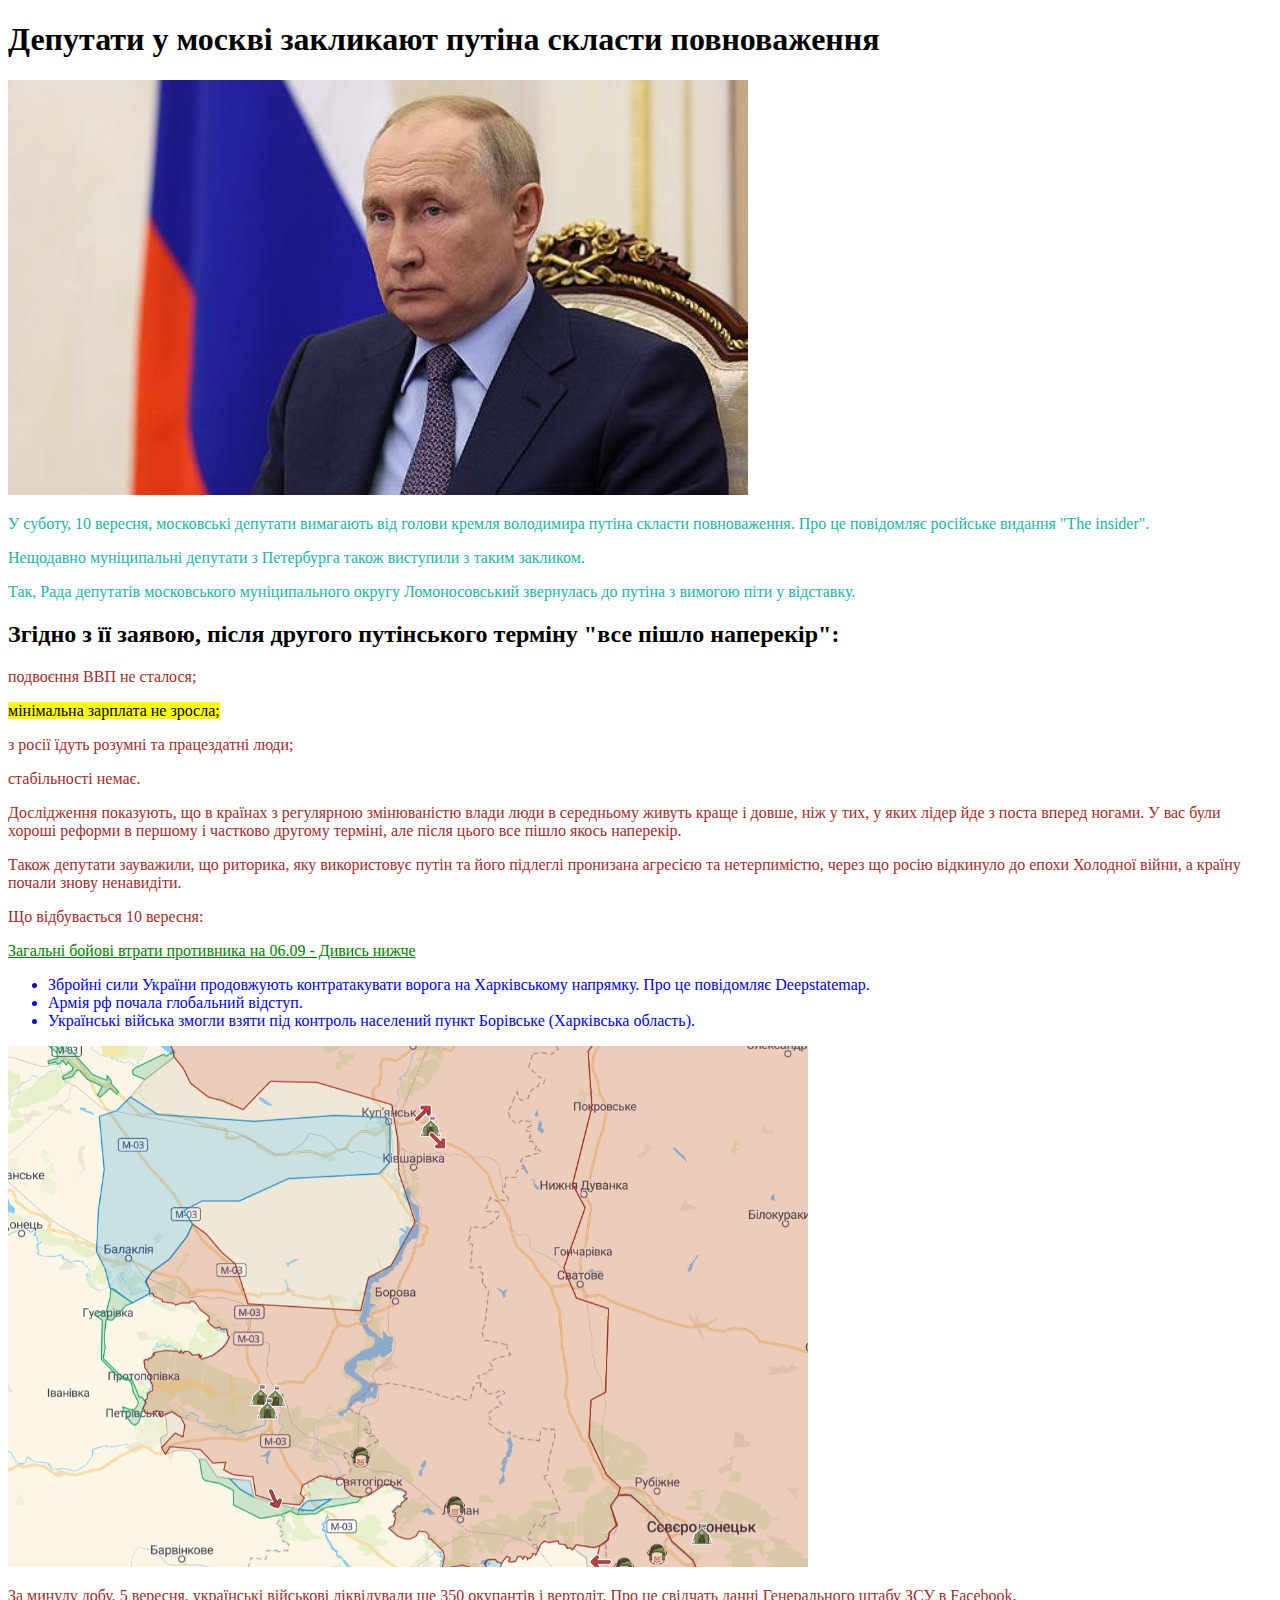
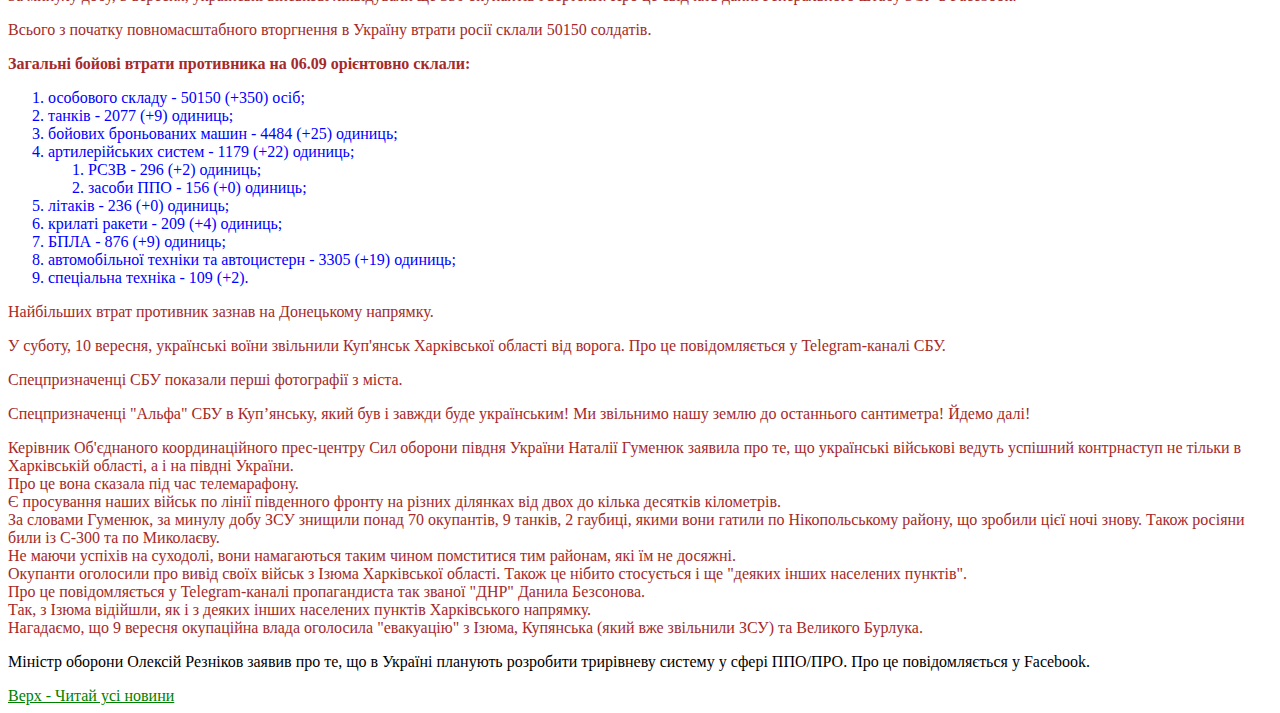
<file: lesson_3/index.html>
<!DOCTYPE html>
<html lang="uk">
	<head>
		<meta charset="UTF-8" />
		<meta http-equiv="X-UA-Compatible" content="IE=edge" />
		<meta name="viewport" content="width=device-width, initial-scale=1.0" />
		<link rel="icon" href="icons/VS_icon.ico" />
		<link rel="stylesheet" href="css/style.css" />
		<title>Project_3</title>
	</head>
	<body>
		<header>
			<h1 id="top">Депутати у москві закликают путіна скласти повноваження</h1>
		</header>
		<main>
			<div class="news">
				<img
					src="img/02.jpg"
					title="Диктатор"
					alt="Фото диктатора всееи руzzни"
				/>
				<p>
					У суботу, 10 вересня, московські депутати вимагають від голови кремля
					володимира путіна скласти повноваження. Про це повідомляє російське
					видання "The insider".
				</p>
				<p>
					Нещодавно муніципальні депутати з Петербурга також виступили з таким
					закликом.
				</p>
				<p>
					Так, Рада депутатів московського муніципального округу Ломоносовський
					звернулась до путіна з вимогою піти у відставку.
				</p>
			</div>
			<h2>
				Згідно з її заявою, після другого путінського терміну "все пішло
				наперекір":
			</h2>
			<div class="text">
				<p>подвоєння ВВП не сталося;</p>
				<p><mark>мінімальна зарплата не зросла;</mark></p>
				<p>з росії їдуть розумні та працездатні люди;</p>
				<p>стабільності немає.</p>
				<p>
					Дослідження показують, що в країнах з регулярною змінюваністю влади
					люди в середньому живуть краще і довше, ніж у тих, у яких лідер йде з
					поста вперед ногами. У вас були хороші реформи в першому і частково
					другому терміні, але після цього все пішло якось наперекір.
				</p>
				<p>
					Також депутати зауважили, що риторика, яку використовує путін та його
					підлеглі пронизана агресією та нетерпимістю, через що росію відкинуло
					до епохи Холодної війни, а країну почали знову ненавидіти.
				</p>
				<p>Що відбувається 10 вересня:</p>
				<a href="#statistic" class="link"
					>Загальні бойові втрати противника на 06.09 - Дивись нижче</a
				>
				<ul>
					<li>
						Збройні сили України продовжують контратакувати ворога на
						Харківському напрямку. Про це повідомляє Deepstatemap.
					</li>
					<li>Армія рф почала глобальний відступ.</li>
					<li>
						Українські війська змогли взяти під контроль населений пункт
						Борівське (Харківська область).
					</li>
				</ul>
				<img
					src="img/03.png"
					width="800"
					title="Карта"
					alt="Освобожденные територии"
				/>
				<div>
					<p>
						За минулу добу, 5 вересня, українські військові ліквідували ще 350
						окупантів і вертоліт. Про це свідчать данні Генерального штабу ЗСУ в
						Facebook.
					</p>
					<p>
						Всього з початку повномасштабного вторгнення в Україну втрати росії
						склали 50150 солдатів.
					</p>
					<p id="statistic">
						<strong
							>Загальні бойові втрати противника на 06.09 орієнтовно
							склали:</strong
						>
					</p>
					<ol>
						<li>особового складу - 50150 (+350) осіб;</li>
						<li>танків - 2077 (+9) одиниць;</li>
						<li>бойових броньованих машин - 4484 (+25) одиниць;</li>
						<li>
							артилерійських систем - 1179 (+22) одиниць;
							<ol>
								<li>РСЗВ - 296 (+2) одиниць;</li>
								<li>засоби ППО - 156 (+0) одиниць;</li>
							</ol>
						</li>
						<li>літаків - 236 (+0) одиниць;</li>
						<li>крилаті ракети - 209 (+4) одиниць;</li>
						<li>БПЛА - 876 (+9) одиниць;</li>
						<li>автомобільної техніки та автоцистерн - 3305 (+19) одиниць;</li>
						<li>спеціальна техніка - 109 (+2).</li>
					</ol>
					<p>Найбільших втрат противник зазнав на Донецькому напрямку.</p>
				</div>
				<p>
					У суботу, 10 вересня, українські воїни звільнили Куп'янськ Харківської
					області від ворога. Про це повідомляється у Telegram-каналі СБУ.
				</p>
				<p>Спецпризначенці СБУ показали перші фотографії з міста.</p>
				<p>
					Спецпризначенці "Альфа" СБУ в Куп’янську, який був і завжди буде
					українським! Ми звільнимо нашу землю до останнього сантиметра! Йдемо
					далі!
				</p>
				<p>
					Керівник Об'єднаного координаційного прес-центру Сил оборони півдня
					України Наталії Гуменюк заявила про те, що українські військові ведуть
					успішний контрнаступ не тільки в Харківській області, а і на півдні
					України. <br />Про це вона сказала під час телемарафону. <br />Є
					просування наших військ по лінії південного фронту на різних ділянках
					від двох до кілька десятків кілометрів. <br />За словами Гуменюк, за
					минулу добу ЗСУ знищили понад 70 окупантів, 9 танків, 2 гаубиці, якими
					вони гатили по Нікопольському району, що зробили цієї ночі знову.
					Також росіяни били із С-300 та по Миколаєву. <br />Не маючи успіхів на
					суходолі, вони намагаються таким чином помститися тим районам, які їм
					не досяжні. <br />Окупанти оголосили про вивід своїх військ з Ізюма
					Харківської області. Також це нібито стосується і ще "деяких інших
					населених пунктів". <br />Про це повідомляється у Telegram-каналі
					пропагандиста так званої "ДНР" Данила Безсонова. <br />Так, з Ізюма
					відійшли, як і з деяких інших населених пунктів Харківського напрямку.
					<br />Нагадаємо, що 9 вересня окупаційна влада оголосила "евакуацію" з
					Ізюма, Купянська (який вже звільнили ЗСУ) та Великого Бурлука.
				</p>
			</div>
			<p>
				Міністр оборони Олексій Резніков заявив про те, що в Україні планують
				розробити трирівневу систему у сфері ППО/ПРО. Про це повідомляється у
				Facebook.
			</p>
		</main>
		<footer>
			<a href="#top" class="link">Верх - Читай усі новини</a>
		</footer>
	</body>
</html>
</file>
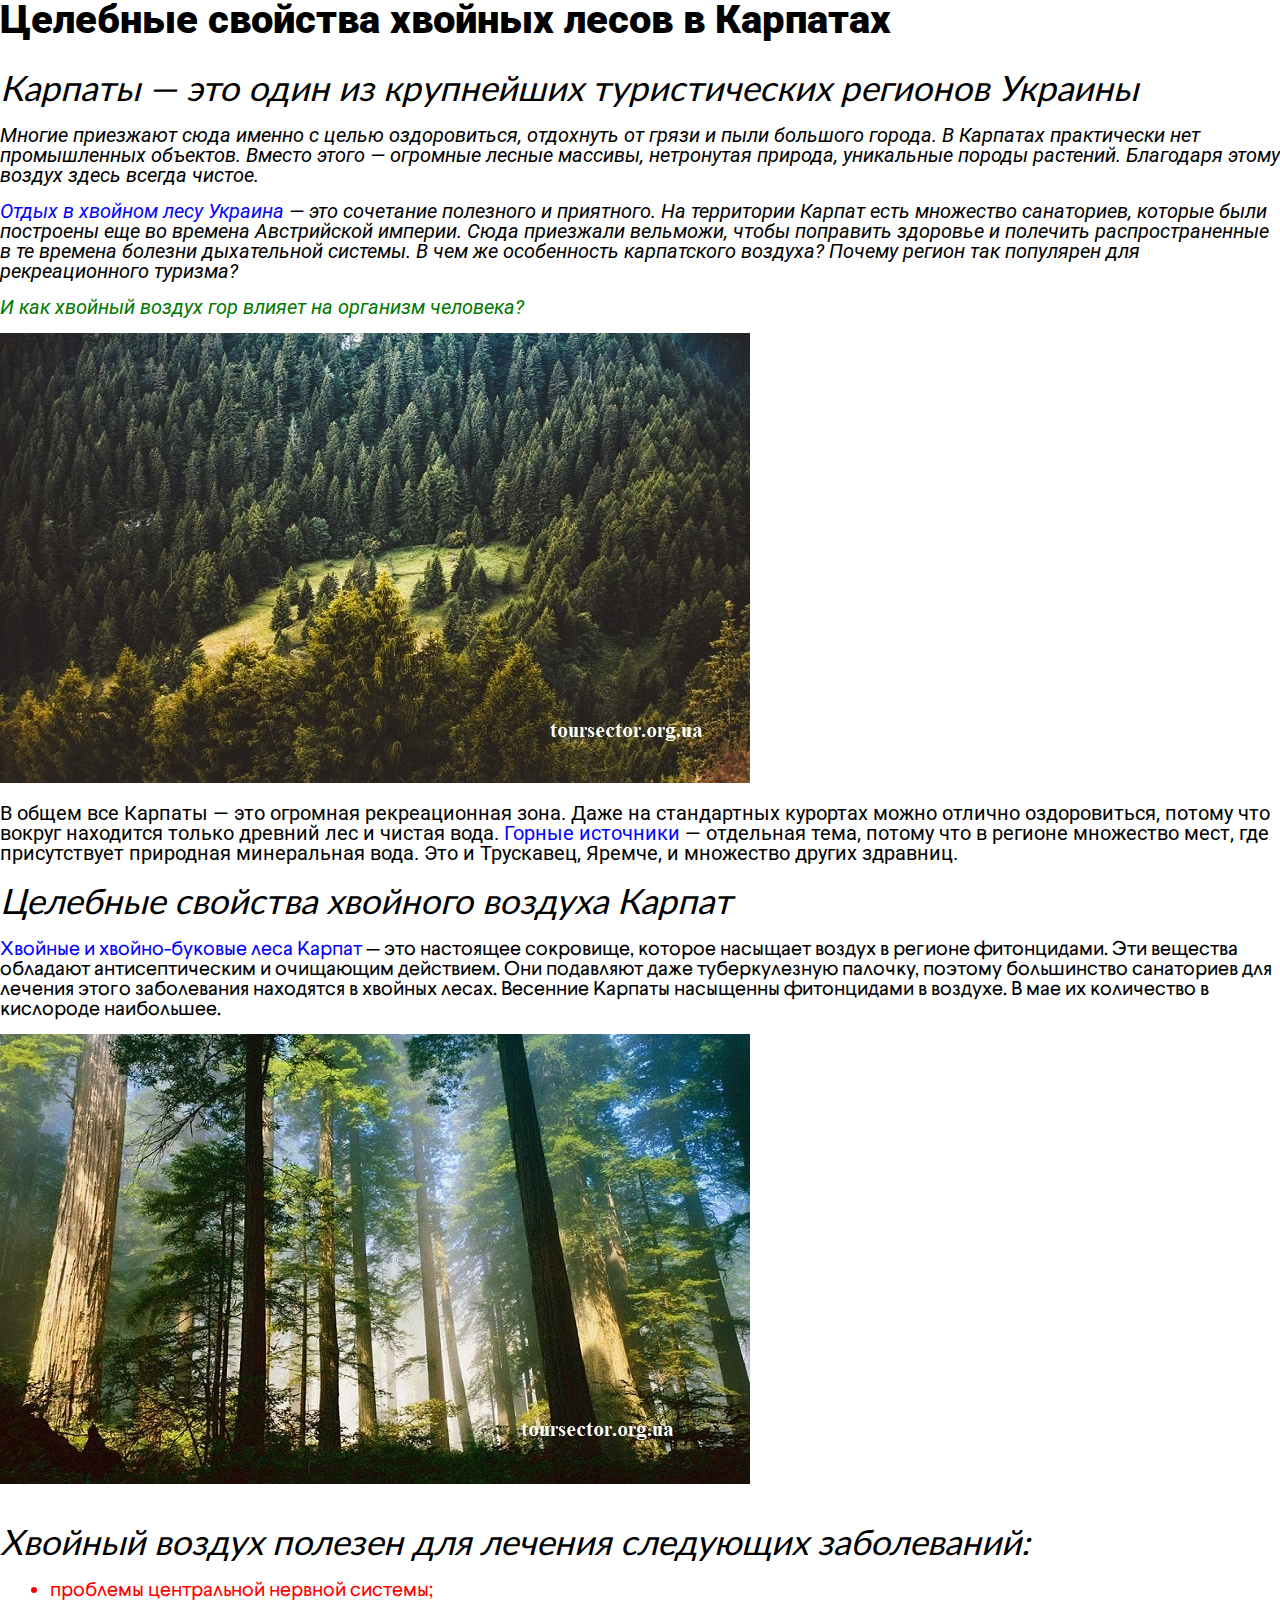
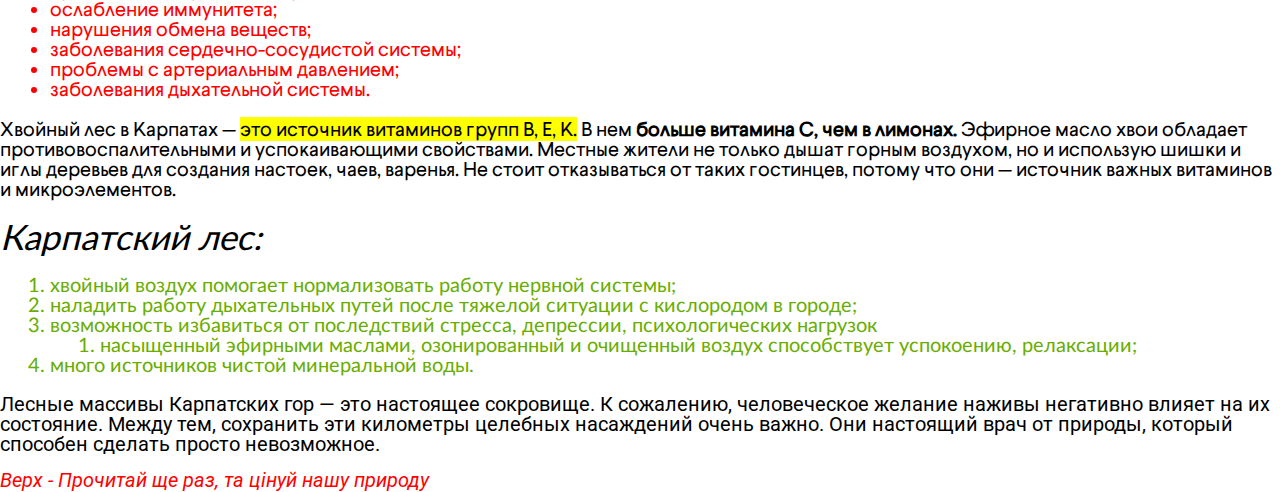
<file: lesson_4/index.html>
<!DOCTYPE html>
<html lang="uk">
	<head>
		<meta charset="UTF-8" />
		<meta http-equiv="X-UA-Compatible" content="IE=edge" />
		<meta name="viewport" content="width=device-width, initial-scale=1.0" />
		<link rel="shortcut icon" href="icons/favicon.ico" type="image/x-icon" />
		<link rel="stylesheet" href="css/null.css" />
		<link rel="stylesheet" href="css/style.css" />
		<title>Lesson_4</title>
	</head>
	<body>
		<header>
			<h1 id="nature">Целебные свойства хвойных лесов в Карпатах</h1>
		</header>
		<main>
			<h2>Карпаты — это один из крупнейших туристических регионов Украины</h2>
			<div class="discription">
				<p>
					Многие приезжают сюда именно с целью оздоровиться, отдохнуть от грязи
					и пыли большого города. В Карпатах практически нет промышленных
					объектов. Вместо этого — огромные лесные массивы, нетронутая природа,
					уникальные породы растений. Благодаря этому воздух здесь всегда
					чистое.
				</p>
				<br />
				<p>
					<span>Отдых в хвойном лесу Украина</span> — это сочетание полезного и
					приятного. На территории Карпат есть множество санаториев, которые
					были построены еще во времена Австрийской империи. Сюда приезжали
					вельможи, чтобы поправить здоровье и полечить распространенные в те
					времена болезни дыхательной системы. В чем же особенность карпатского
					воздуха? Почему регион так популярен для рекреационного туризма?
				</p>
				<br />
				<a href="#adventage" class="link"
					>И как хвойный воздух гор влияет на организм человека?</a
				><br /><br />
				<img src="img/karpaty02.jpg" title="Красота" alt="Мальовничі Карпати" />
				<div>
					<p>
						В общем все Карпаты — это огромная рекреационная зона. Даже на
						стандартных курортах можно отлично оздоровиться, потому что вокруг
						находится только древний лес и чистая вода.
						<span>Горные источники</span> — отдельная тема, потому что в регионе
						множество мест, где присутствует природная минеральная вода. Это и
						Трускавец, Яремче, и множество других здравниц.
					</p>
				</div>
			</div>
			<h2>Целебные свойства хвойного воздуха Карпат</h2>
			<div class="forest">
				<p>
					<span>Хвойные и хвойно-буковые леса Карпат</span> — это настоящее
					сокровище, которое насыщает воздух в регионе фитонцидами. Эти вещества
					обладают антисептическим и очищающим действием. Они подавляют даже
					туберкулезную палочку, поэтому большинство санаториев для лечения
					этого заболевания находятся в хвойных лесах. Весенние Карпаты
					насыщенны фитонцидами в воздухе. В мае их количество в кислороде
					наибольшее.
				</p>
				<br />
				<img src="img/karpaty03.jpg" title="Ліс" alt="Хвойно-буковий ліс" />
				<h2 id="adventage">
					Хвойный воздух полезен для лечения следующих заболеваний:
				</h2>
				<ul class="list">
					<li>проблемы центральной нервной системы;</li>
					<li>ослабление иммунитета;</li>
					<li>нарушения обмена веществ;</li>
					<li>заболевания сердечно-сосудистой системы;</li>
					<li>проблемы с артериальным давлением;</li>
					<li>заболевания дыхательной системы.</li>
				</ul>
				<p>
					Хвойный лес в Карпатах —
					<mark>это источник витаминов групп В, Е, К.</mark> В нем
					<strong>больше витамина С, чем в лимонах.</strong> Эфирное масло хвои
					обладает противовоспалительными и успокаивающими свойствами. Местные
					жители не только дышат горным воздухом, но и использую шишки и иглы
					деревьев для создания настоек, чаев, варенья. Не стоит отказываться от
					таких гостинцев, потому что они — источник важных витаминов и
					микроэлементов.
				</p>
				<h2>Карпатский лес:</h2>
				<ol class="items">
					<li>хвойный воздух помогает нормализовать работу нервной системы;</li>
					<li>
						наладить работу дыхательных путей после тяжелой ситуации с
						кислородом в городе;
					</li>
					<li>
						возможность избавиться от последствий стресса, депрессии,
						психологических нагрузок
						<ol>
							<li>
								насыщенный эфирными маслами, озонированный и очищенный воздух
								способствует успокоению, релаксации;
							</li>
						</ol>
					</li>
					<li>много источников чистой минеральной воды.</li>
				</ol>
			</div>
		</main>
		<footer>
			<p>
				Лесные массивы Карпатских гор — это настоящее сокровище. К сожалению,
				человеческое желание наживы негативно влияет на их состояние. Между тем,
				сохранить эти километры целебных насаждений очень важно. Они настоящий
				врач от природы, который способен сделать просто невозможное.
			</p><br>
			<a href="#nature" class="link"
				>Верх - Прочитай ще раз, та цінуй нашу природу</a
			>
		</footer>
	</body>
</html>
</file>
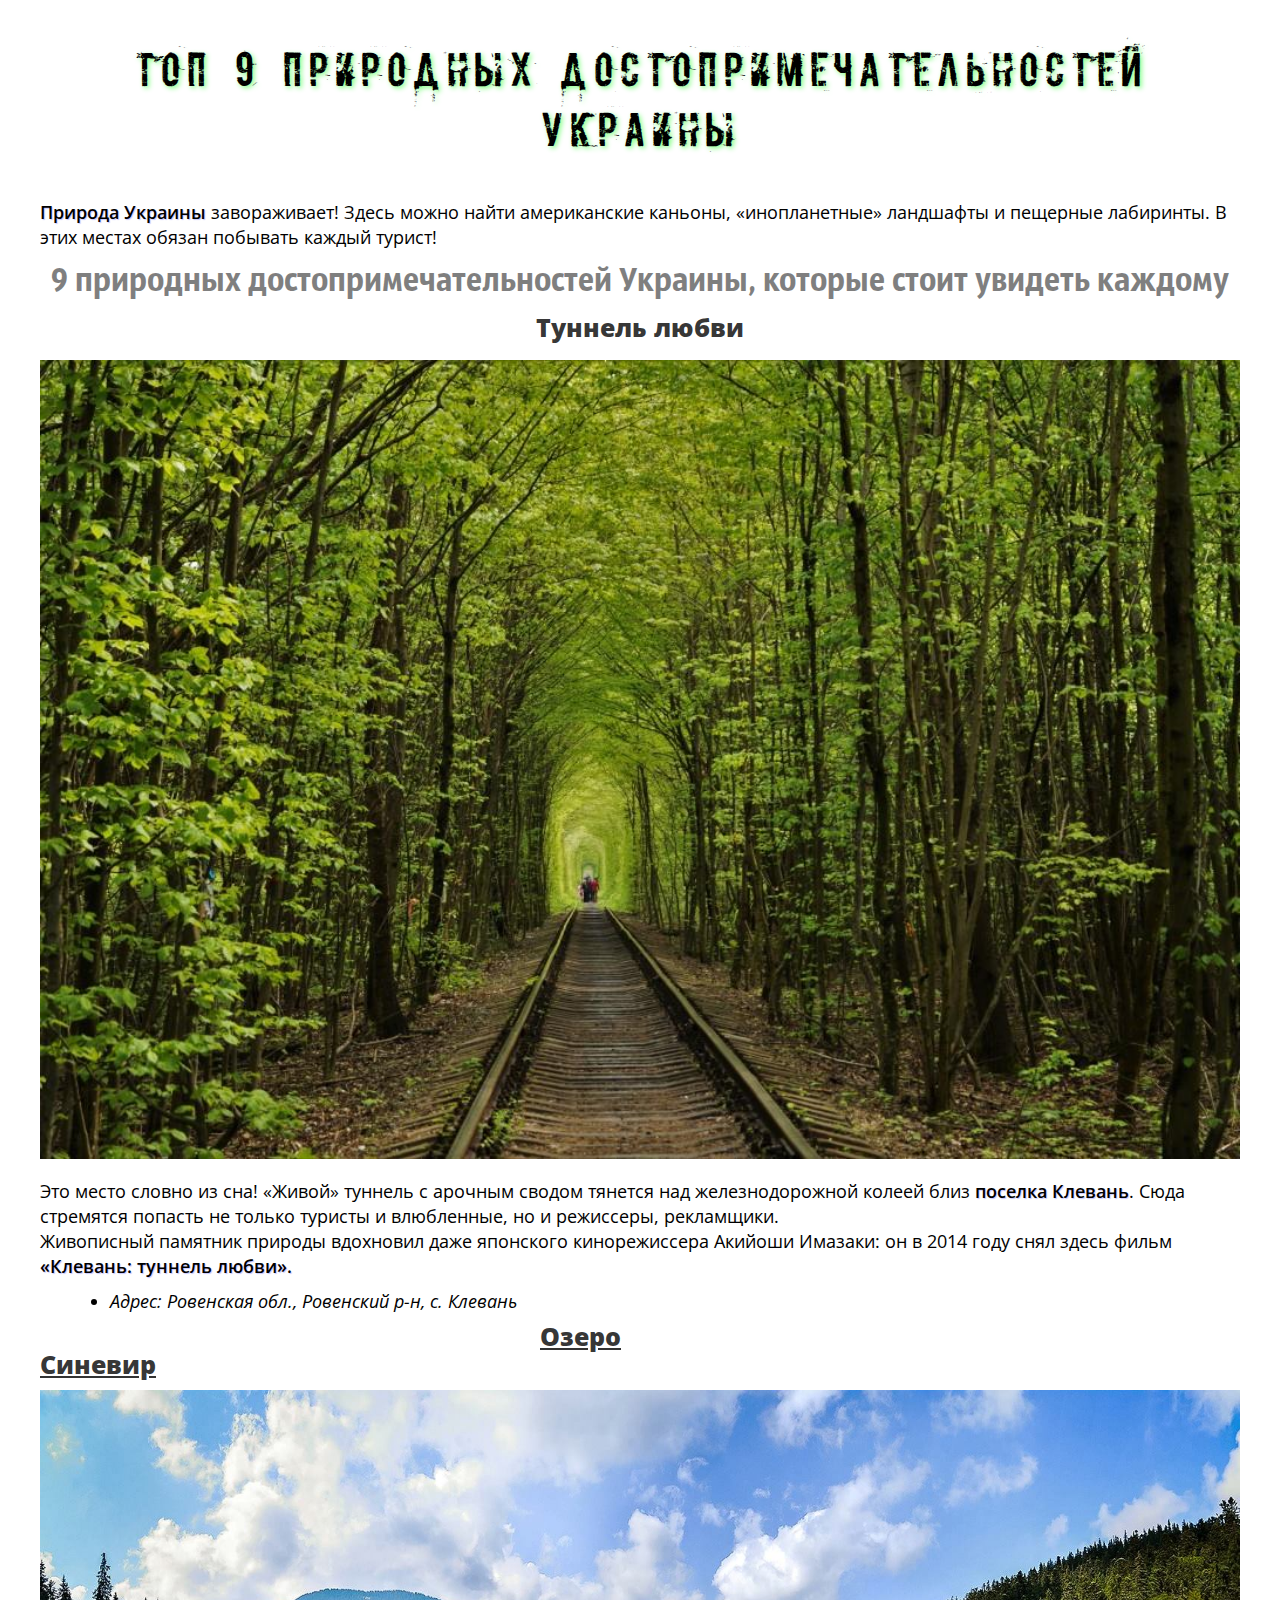
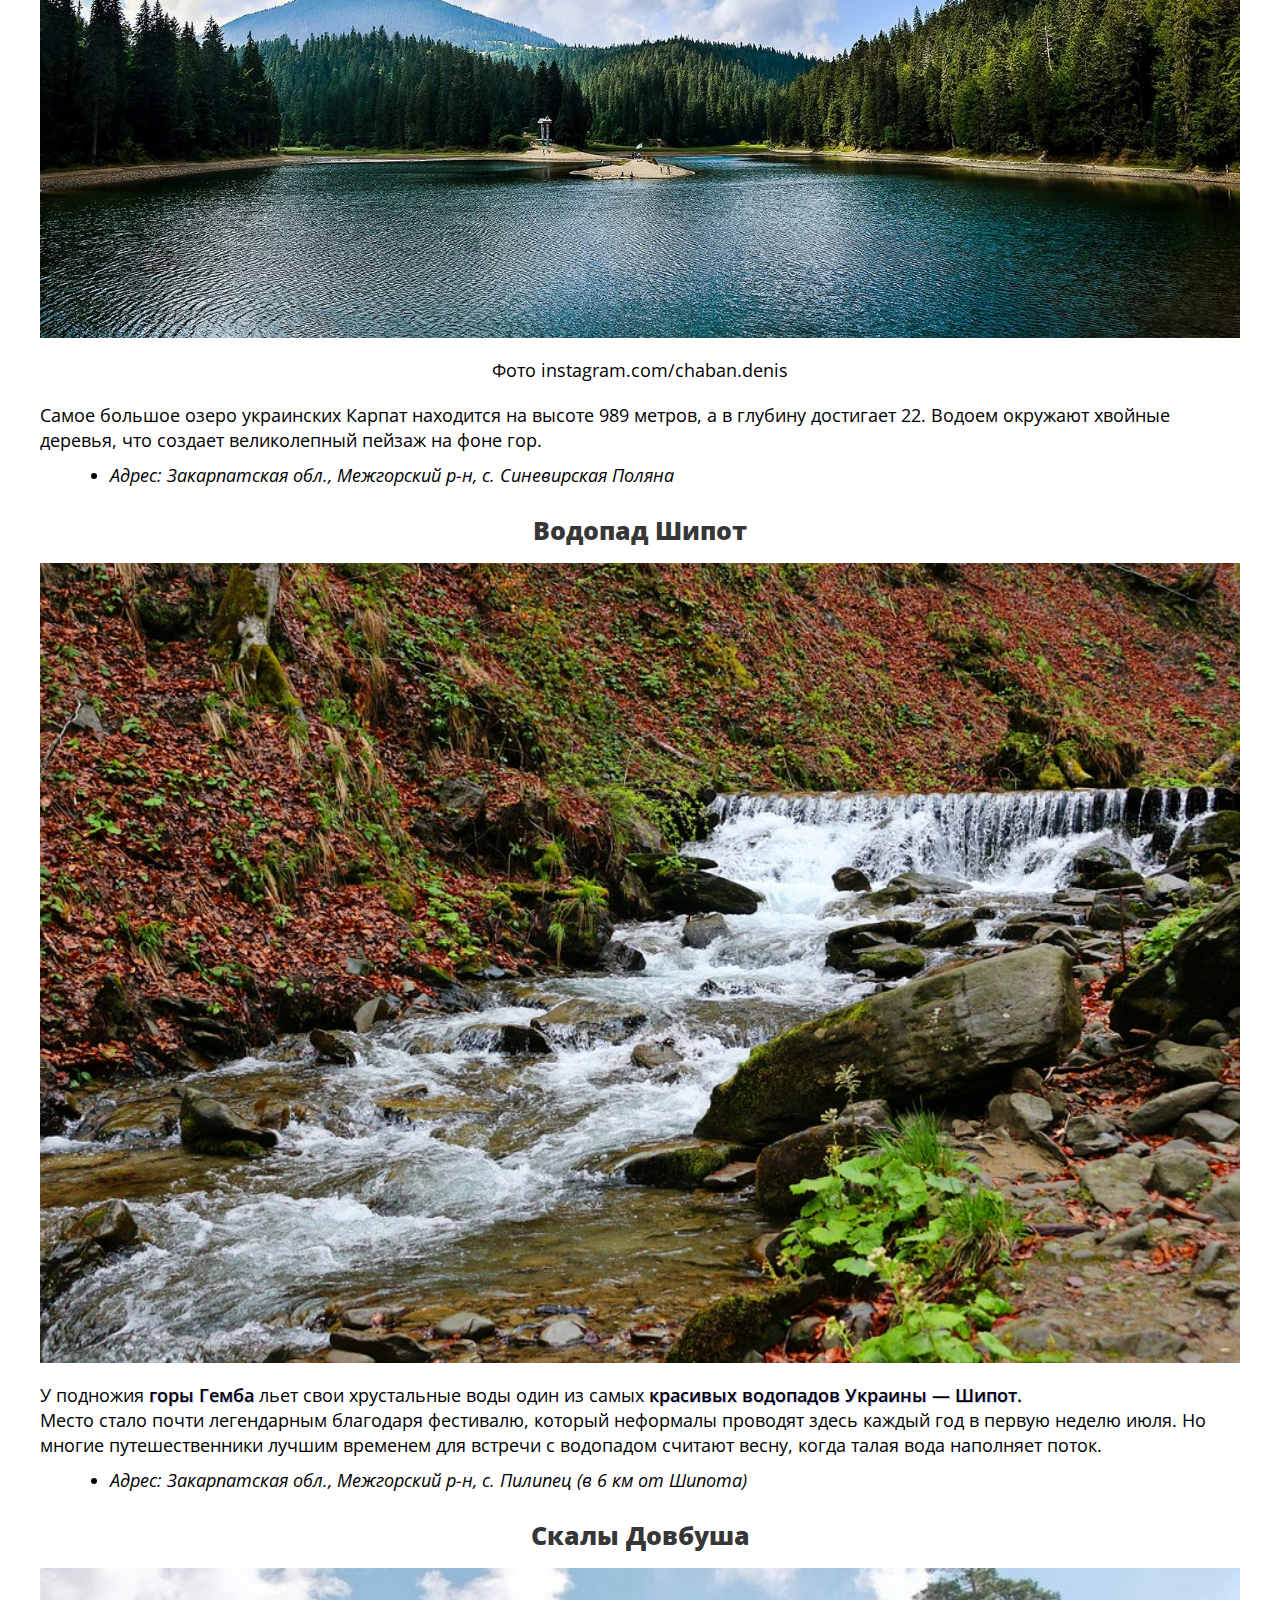
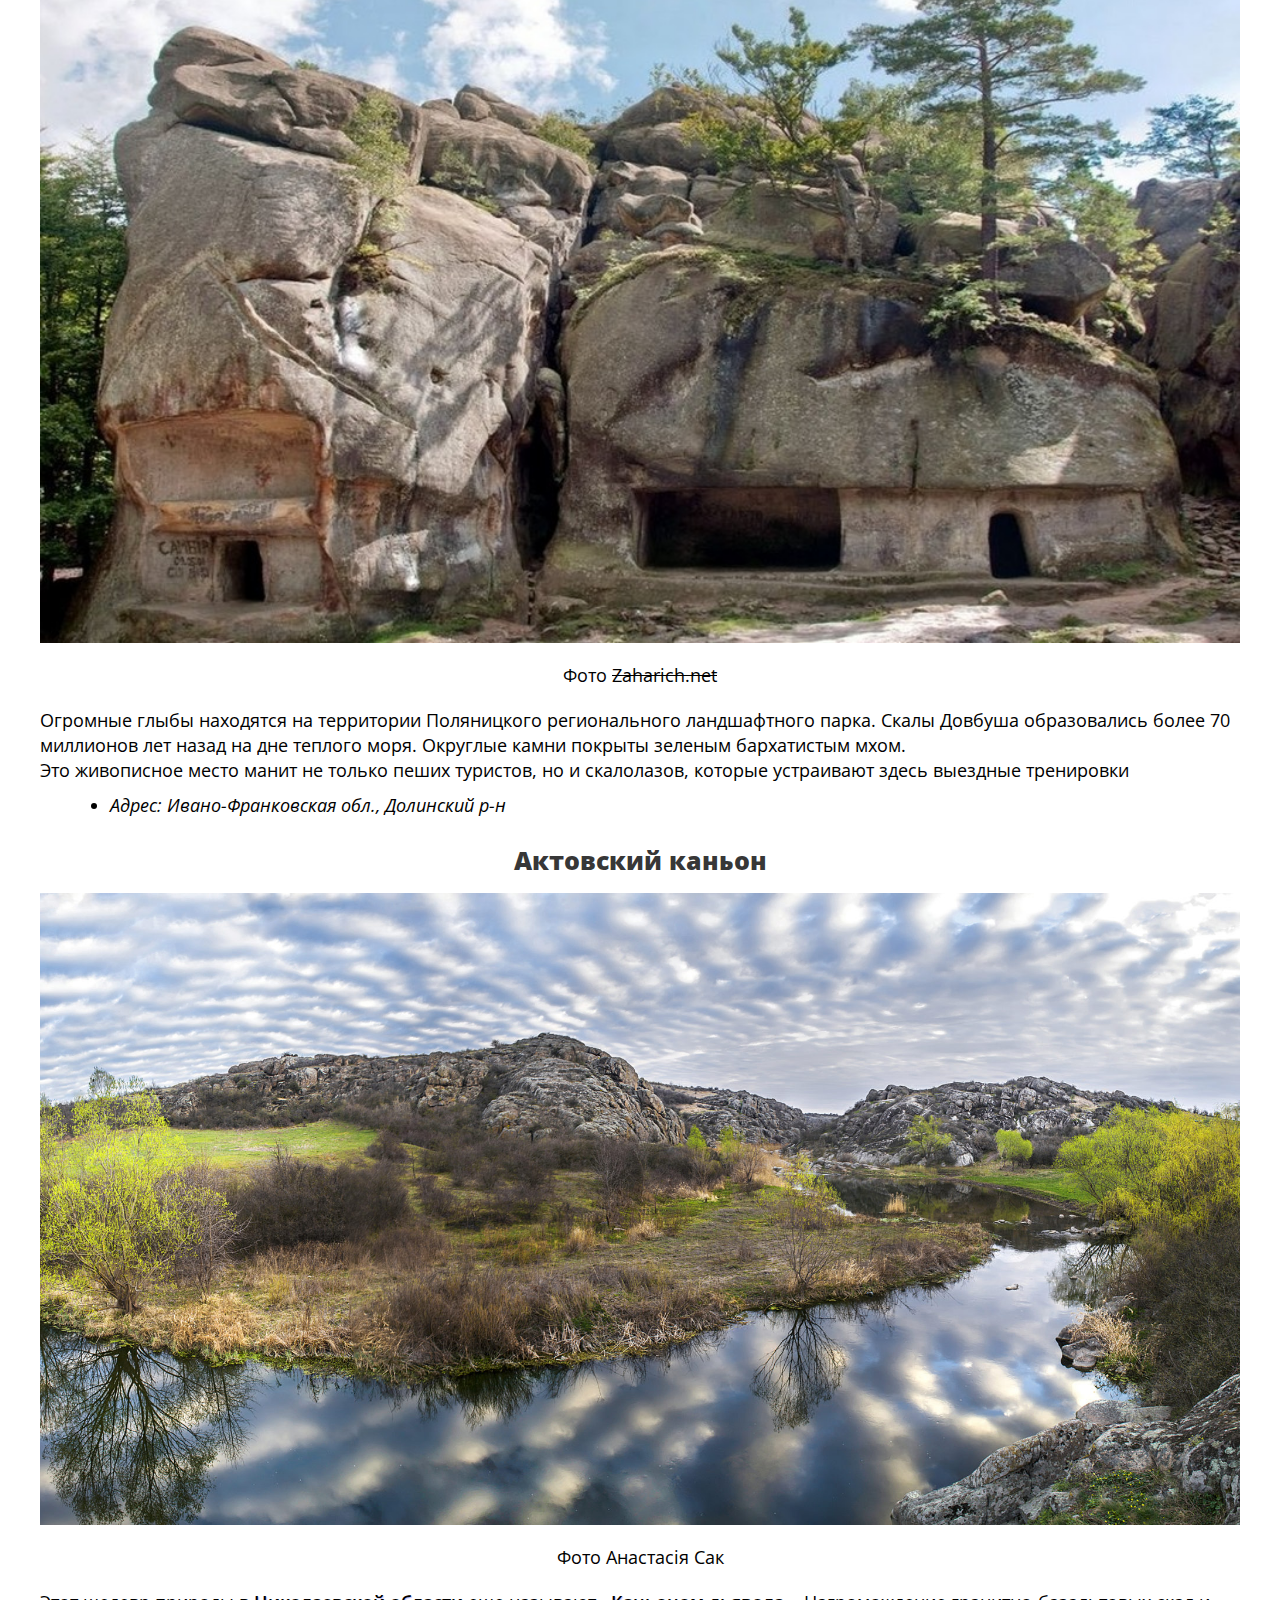
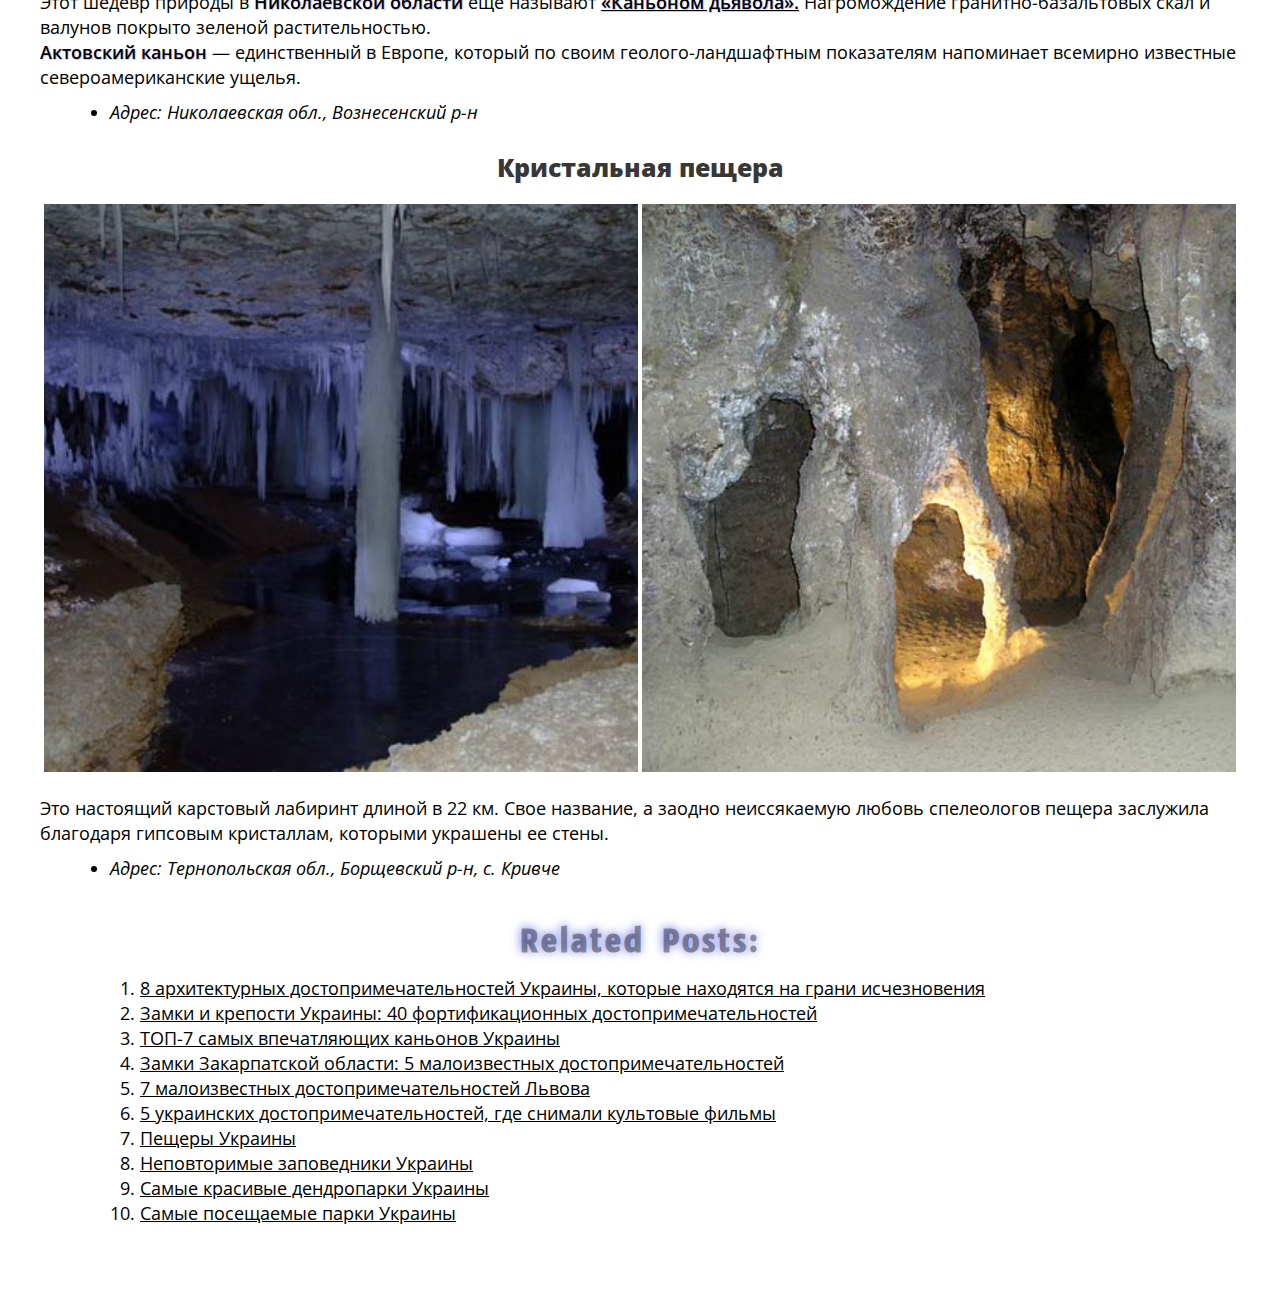
<file: lesson_5/index.html>
<!DOCTYPE html>
<html lang="zxx">
	<head>
		<meta charset="UTF-8" />
		<meta http-equiv="X-UA-Compatible" content="IE=edge" />
		<meta name="viewport" content="width=device-width, initial-scale=1.0" />
		<link rel="shortcut icon" href="icons/favicon.ico" type="image/x-icon" />
		<link rel="stylesheet" href="css/null.css" />
		<link rel="stylesheet" href="css/style.css" />
		<title>Lesson_5</title>
	</head>
	<body>
		<header>
			<h1>ТОП 9 ПРИРОДНЫХ ДОСТОПРИМЕЧАТЕЛЬНОСТЕЙ УКРАИНЫ</h1>
		</header>
		<main>
			<div class="tunnel">
				<p>
					<span>Природа Украины</span> завораживает! Здесь можно найти
					американские каньоны, «инопланетные» ландшафты и пещерные лабиринты. В
					этих местах обязан побывать каждый турист!
				</p>
				<h2>
					9 природных достопримечательностей Украины, которые стоит увидеть
					каждому
				</h2>
				<h3>Туннель любви</h3>
				<img src="img/04.jpg" title="Tunnel_of_love" alt="Упссс..." />
				<p>
					Это место словно из сна! «Живой» туннель с арочным сводом тянется над
					железнодорожной колеей близ <span>поселка Клевань</span>. Сюда
					стремятся попасть не только туристы и влюбленные, но и режиссеры,
					рекламщики.
				</p>
				<p>
					Живописный памятник природы вдохновил даже японского кинорежиссера
					Акийоши Имазаки: он в 2014 году снял здесь фильм
					<span>«Клевань: туннель любви».</span>
				</p>
				<ul>
					<li>Адрес: Ровенская обл., Ровенский р-н, с. Клевань</li>
				</ul>
			</div>
			<div class="lake">
				<a
					href="https://www.ukraine-is.com/ru/ozero-sinevir-tajny-i-legendy/"
					target="_blank"
					class="link"
					>Озеро Синевир</a
				><br />
				<img src="img/05.jpg" title="Lake" alt="Озеро Сневир" />
				<p>Фото instagram.com/chaban.denis</p>
			</div>
			<p>
				Самое большое озеро украинских Карпат находится на высоте 989 метров, а
				в глубину достигает 22. Водоем окружают хвойные деревья, что создает
				великолепный пейзаж на фоне гор.
			</p>
			<ul>
				<li>Адрес: Закарпатская обл., Межгорский р-н, с. Синевирская Поляна</li>
			</ul>
			<div class="fall">
				<h3>Водопад Шипот</h3>
				<img src="img/06.jpg" title="Fall" alt="Водопад Шипот" />
				<p>
					У подножия <span>горы Гемба</span> льет свои хрустальные воды один из
					самых
					<span>красивых водопадов Украины — Шипот.</span>
				</p>
				<p>
					Место стало почти легендарным благодаря фестивалю, который неформалы
					проводят здесь каждый год в первую неделю июля. Но многие
					путешественники лучшим временем для встречи с водопадом считают весну,
					когда талая вода наполняет поток.
				</p>
				<ul>
					<li>
						Адрес: Закарпатская обл., Межгорский р-н, с. Пилипец (в 6 км от
						Шипота)
					</li>
				</ul>
			</div>
			<div class="rock">
				<h3>Скалы Довбуша</h3>
				<img src="img/07.jpg" title="Rock" alt="Скалы Довбуша" />
				<p class="text">
					Фото
					<a
						href="https://www.zaharich.net/ivano-frankovskaya-oblast/skaly-dovbusha"
						class="linethrough"
						target="_blank"
						>Zaharich.net</a
					>
				</p>
				<p>
					Огромные глыбы находятся на территории Поляницкого регионального
					ландшафтного парка. Скалы Довбуша образовались более 70 миллионов лет
					назад на дне теплого моря. Округлые камни покрыты зеленым бархатистым
					мхом.
				</p>
				<p>
					Это живописное место манит не только пеших туристов, но и скалолазов,
					которые устраивают здесь выездные тренировки
				</p>
				<ul>
					<li>Адрес: Ивано-Франковская обл., Долинский р-н</li>
				</ul>
			</div>
			<div class="canyon">
				<h3>Актовский каньон</h3>
				<img src="img/08.jpg" title="Canyon" alt="Актовский каньон" />
				<p class="text">Фото Анастасія Сак</p>
				<p>
					Этот шедевр природы в <span>Николаевской области</span> еще называют
					<a
						href="https://www.ukraine-is.com/ru/maloizvestnye-mesta-ukrainy-trikraty-i-dolina-dyavola/"
						target="_blank"
						><span>«Каньоном дьявола».</span></a
					>
					Нагромождение гранитно-базальтовых скал и валунов покрыто зеленой
					растительностью.
				</p>
				<p>
					<span>Актовский каньон</span> — единственный в Европе, который по
					своим геолого-ландшафтным показателям напоминает всемирно известные
					североамериканские ущелья.
				</p>
				<ul>
					<li>Адрес: Николаевская обл., Вознесенский р-н</li>
				</ul>
			</div>
			<div class="cave">
				<h3>Кристальная пещера</h3>
				<img src="img/09.jpg" title="Cave" alt="Кристальная пещера" />
				<p>
					Это настоящий карстовый лабиринт длиной в 22 км. Свое название, а
					заодно неиссякаемую любовь спелеологов пещера заслужила благодаря
					гипсовым кристаллам, которыми украшены ее стены.
				</p>
				<ul>
					<li>Адрес: Тернопольская обл., Борщевский р-н, с. Кривче</li>
				</ul>
			</div>
		</main>
		<footer>
			<div class="footer">
				<p>Related Posts:</p>
				<ol>
					<li>
						<a
							href="https://www.ukraine-is.com/ru/8-arxitekturnix-dostoprimechatelnostej-ukrainy-kotorye-naxodyatsya-na-grani-ischeznoveniya/"
							target="_blank"
							>8 архитектурных достопримечательностей Украины, которые находятся
							на грани исчезновения</a
						>
					</li>
					<li>
						<a
							href="https://www.ukraine-is.com/ru/zamki-i-kreposti-ukrainy-40-fortifikacionnyx-dostoprimechatelnostej/"
							target="_blank"
							>Замки и крепости Украины: 40 фортификационных
							достопримечательностей</a
						>
					</li>
					<li>
						<a
							href="https://www.ukraine-is.com/ru/top-7-samyh-vpechatlyayushhih-kanonov-ukrainy/"
							target="_blank"
							>ТОП-7 самых впечатляющих каньонов Украины</a
						>
					</li>
					<li>
						<a
							href="https://www.ukraine-is.com/ru/zamki-zakarpatskoj-oblasti-5-maloizvestnyx-dostoprimechatelnostej/"
							target="_blank"
							>Замки Закарпатской области: 5 малоизвестных
							достопримечательностей</a
						>
					</li>
					<li>
						<a
							href="https://www.ukraine-is.com/ru/7-maloizvestnyx-dostoprimechatelnos/"
							target="_blank"
							>7 малоизвестных достопримечательностей Львова</a
						>
					</li>
					<li>
						<a
							href="https://www.ukraine-is.com/ru/5-ukrainskix-dostoprimechatelnostej-gde-snimali-kultovye-filmy/"
							target="_blank"
							>5 украинских достопримечательностей, где снимали культовые
							фильмы</a
						>
					</li>
					<li>
						<a
							href="https://www.ukraine-is.com/ru/peshhery-ukrainy/"
							target="_blank"
							>Пещеры Украины</a
						>
					</li>
					<li>
						<a
							href="https://www.ukraine-is.com/ru/nepovtorimye-zapovedniki-ukrainy/"
							target="_blank"
							>Неповторимые заповедники Украины</a
						>
					</li>
					<li>
						<a
							href="https://www.ukraine-is.com/ru/samye-krasivye-dendroparki-ukrainy/"
							target="_blank"
							>Самые красивые дендропарки Украины</a
						>
					</li>
					<li>
						<a
							href="https://www.ukraine-is.com/ru/samye-poseshhaemye-parki-ukrainy/"
							target="_blank"
							>Самые посещаемые парки Украины</a
						>
					</li>
				</ol>
			</div>
		</footer>
	</body>
</html>
</file>
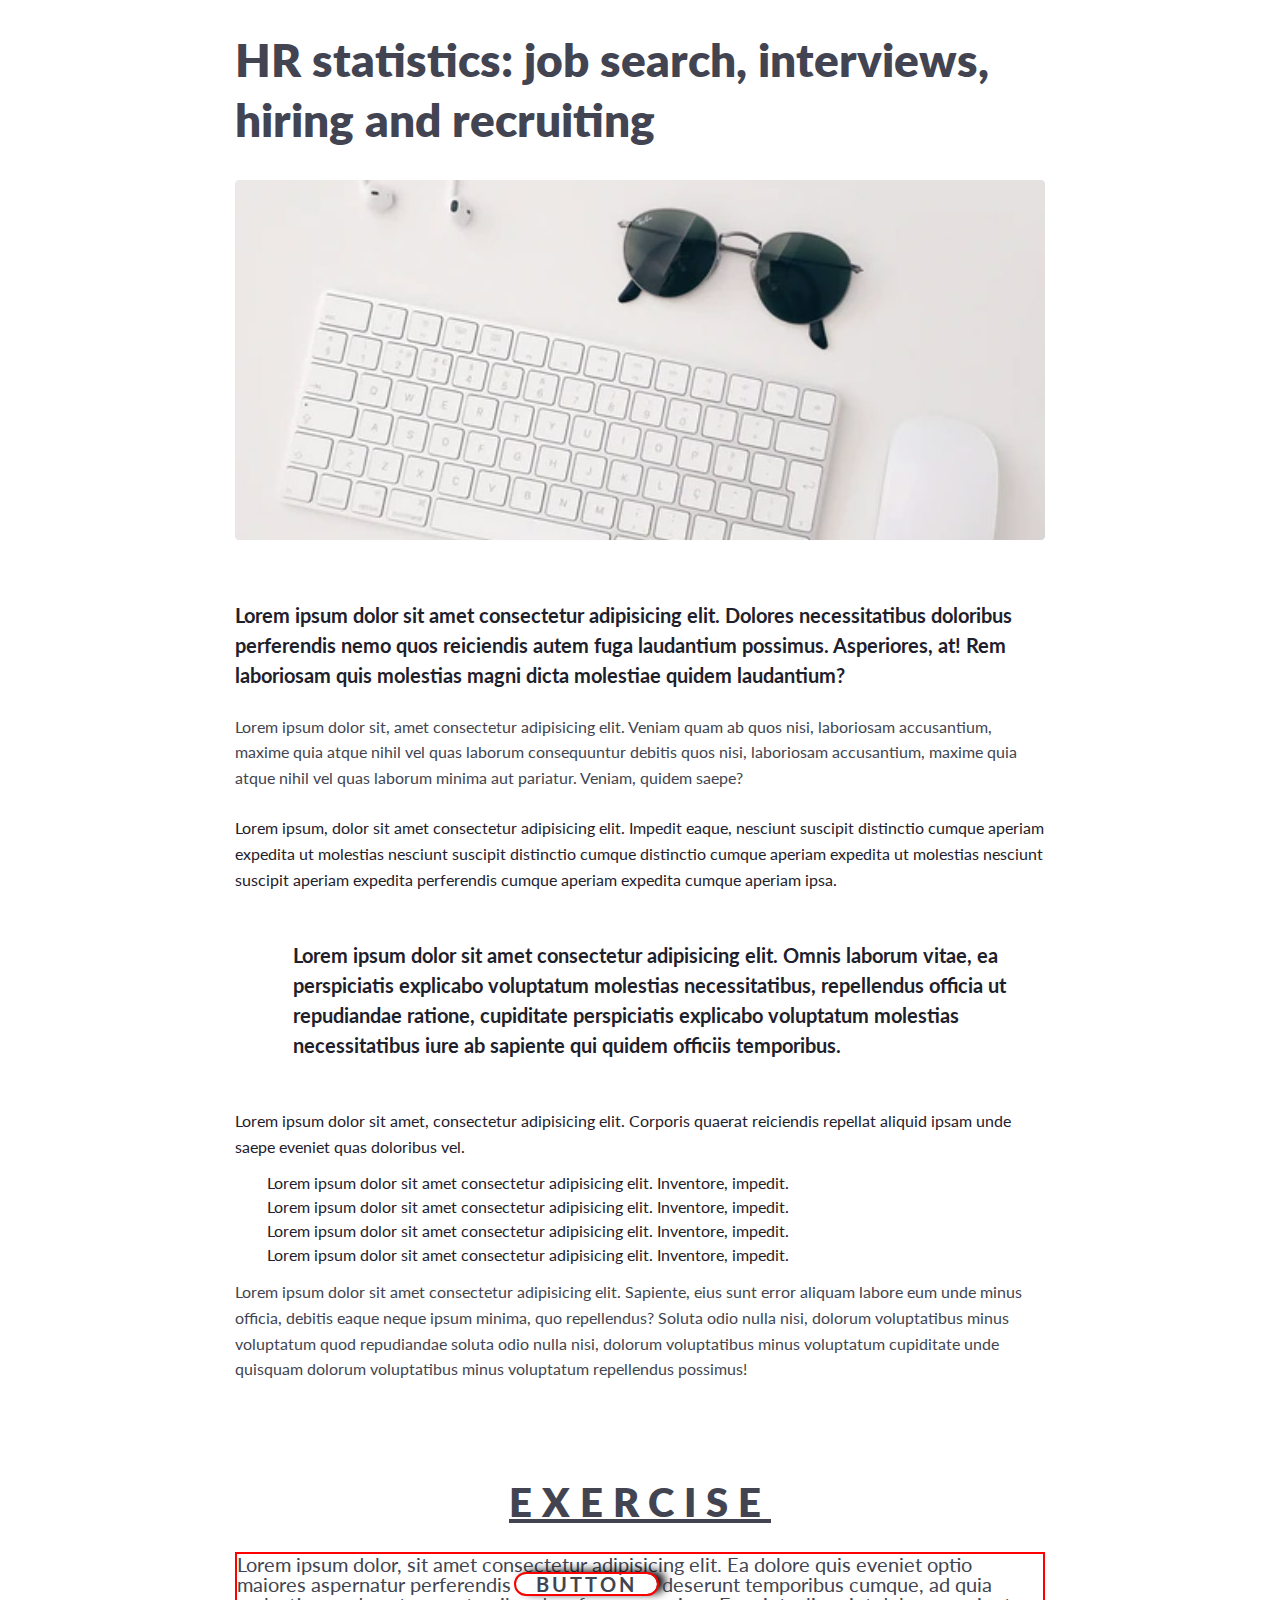
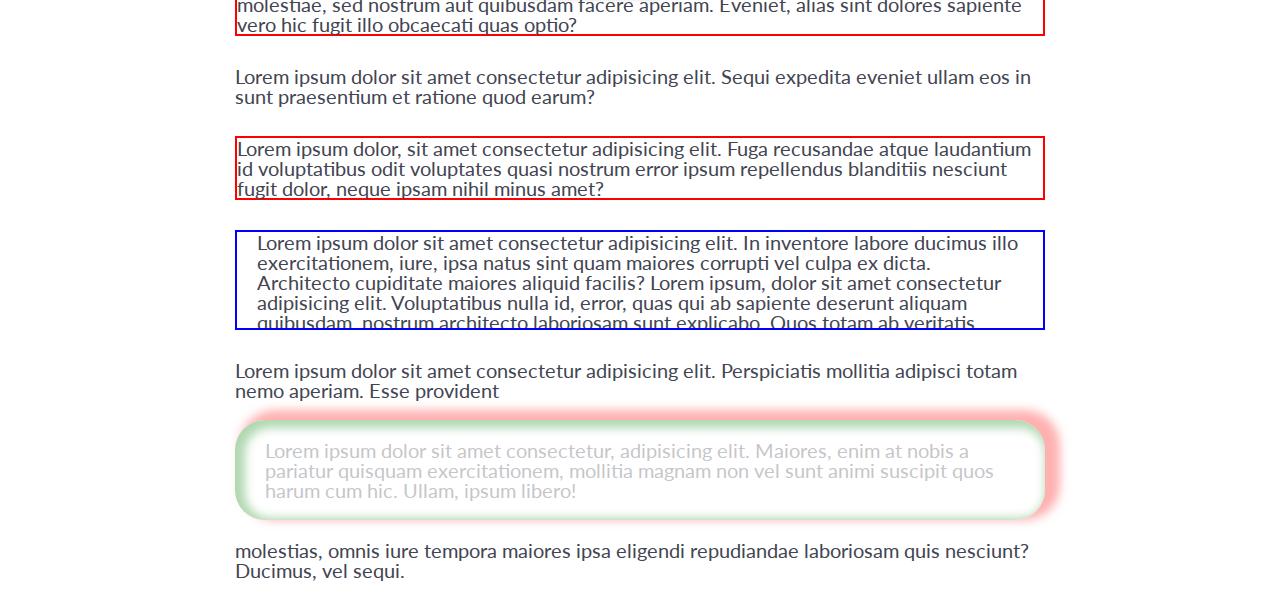
<file: lesson_6/index.html>
<!DOCTYPE html>
<html lang="en">
	<head>
		<meta charset="UTF-8" />
		<meta http-equiv="X-UA-Compatible" content="IE=edge" />
		<meta name="viewport" content="width=device-width, initial-scale=1.0" />
		<link rel="shortcut icon" href="icons/favicon.ico" type="image/x-icon" />
		<link rel="stylesheet" href="css/null.css" />
		<link rel="stylesheet" href="css/style.css" />
		<title>Lesson_6</title>
	</head>
	<body>
		<header>
			<div class="conatiner__header">
				<div class="article">
					<h1>HR statistics: job search, interviews, hiring and recruiting</h1>
				</div>
			</div>
		</header>
		<main>
			<div class="container__main">
				<div class="container__image">
					<img src="img/klava.png" title="Клавиатура" alt="Клавиатура" />
				</div>
				<div class="text">
					<p>
						Lorem ipsum dolor sit amet consectetur adipisicing elit. Dolores
						necessitatibus doloribus perferendis nemo quos reiciendis autem fuga
						laudantium possimus. Asperiores, at! Rem laboriosam quis molestias
						magni dicta molestiae quidem laudantium?
					</p>
					<div class="item-1">
						Lorem ipsum dolor sit, amet consectetur adipisicing elit. Veniam
						quam ab quos nisi, laboriosam accusantium, maxime quia atque nihil
						vel quas laborum consequuntur debitis quos nisi, laboriosam
						accusantium, maxime quia atque nihil vel quas laborum minima aut
						pariatur. Veniam, quidem saepe?
					</div>
					<p>
						Lorem ipsum, dolor sit amet consectetur adipisicing elit. Impedit
						eaque, nesciunt suscipit distinctio cumque aperiam expedita ut
						molestias nesciunt suscipit distinctio cumque distinctio cumque
						aperiam expedita ut molestias nesciunt suscipit aperiam expedita
						perferendis cumque aperiam expedita cumque aperiam ipsa.
					</p>
					<div class="text__inside">
						<p>
							Lorem ipsum dolor sit amet consectetur adipisicing elit. Omnis
							laborum vitae, ea perspiciatis explicabo voluptatum molestias
							necessitatibus, repellendus officia ut repudiandae ratione,
							cupiditate perspiciatis explicabo voluptatum molestias
							necessitatibus iure ab sapiente qui quidem officiis temporibus.
						</p>
					</div>
					<p>
						Lorem ipsum dolor sit amet, consectetur adipisicing elit. Corporis
						quaerat reiciendis repellat aliquid ipsam unde saepe eveniet quas
						doloribus vel.
					</p>
					<div class="item-2">
						<p>
							Lorem ipsum dolor sit amet consectetur adipisicing elit.
							Inventore, impedit.
						</p>
						<p>
							Lorem ipsum dolor sit amet consectetur adipisicing elit.
							Inventore, impedit.
						</p>
						<p>
							Lorem ipsum dolor sit amet consectetur adipisicing elit.
							Inventore, impedit.
						</p>
						<p>
							Lorem ipsum dolor sit amet consectetur adipisicing elit.
							Inventore, impedit.
						</p>
					</div>
				</div>
			</div>
		</main>
		<footer>
			<div class="container__footer">
				<div class="footer__text">
					<p>
						Lorem ipsum dolor sit amet consectetur adipisicing elit. Sapiente,
						eius sunt error aliquam labore eum unde minus officia, debitis eaque
						neque ipsum minima, quo repellendus? Soluta odio nulla nisi, dolorum
						voluptatibus minus voluptatum quod repudiandae soluta odio nulla
						nisi, dolorum voluptatibus minus voluptatum cupiditate unde quisquam
						dolorum voluptatibus minus voluptatum repellendus possimus!
					</p>
				</div>
			</div>
		</footer>
		<div class="contaner__exercise">
			<div class="exercise__overflow">
				<h2>Exercise</h2>
				<p>
					Lorem ipsum dolor, sit amet consectetur adipisicing elit. Ea dolore
					quis eveniet optio maiores aspernatur perferendis
					<a href="#" class="link"><strong>BUTTON</strong></a> deserunt
					temporibus cumque, ad quia molestiae, sed nostrum aut quibusdam facere
					aperiam. Eveniet, alias sint dolores sapiente vero hic fugit illo
					obcaecati quas optio?
				</p>
				<div>
					<p>
						Lorem ipsum dolor sit amet consectetur adipisicing elit. Sequi
						expedita eveniet ullam eos in sunt praesentium et ratione quod
						earum?
					</p>
				</div>
				<p>
					Lorem ipsum dolor, sit amet consectetur adipisicing elit. Fuga
					recusandae atque laudantium id voluptatibus odit voluptates quasi
					nostrum error ipsum repellendus blanditiis nesciunt fugit dolor, neque
					ipsam nihil minus amet?
				</p>
			</div>
			<p>Lorem ipsum dolor sit amet consectetur adipisicing elit. In inventore labore ducimus illo exercitationem, iure, ipsa natus sint quam maiores corrupti vel culpa ex dicta. Architecto cupiditate maiores aliquid facilis? Lorem ipsum, dolor sit amet consectetur adipisicing elit. Voluptatibus nulla id, error, quas qui ab sapiente deserunt aliquam quibusdam, nostrum architecto laboriosam sunt explicabo. Quos totam ab veritatis sequi quis possimus maiores explicabo veniam facilis nulla sapiente dolorum similique dignissimos quasi minima, magni cum vero ipsum, tenetur repellat optio provident officia ut. Ipsa, dolor? Mollitia optio nesciunt veritatis qui eius beatae repellat odio corrupti quas ipsa, nihil blanditiis explicabo magnam recusandae repudiandae sed expedita sapiente modi. Repudiandae itaque placeat sunt tenetur, accusantium blanditiis nesciunt expedita quia. Quod doloribus dolorem ducimus totam, accusantium sint delectus officia molestias doloremque? Et, molestiae molestias!</p>
			<p>Lorem ipsum dolor sit amet consectetur adipisicing elit. Perspiciatis mollitia adipisci totam nemo aperiam. Esse provident <span>Lorem ipsum dolor sit amet consectetur, adipisicing elit. Maiores, enim at nobis a pariatur quisquam exercitationem, mollitia magnam non vel sunt animi suscipit quos harum cum hic. Ullam, ipsum libero!</span> molestias, omnis iure tempora maiores ipsa eligendi repudiandae laboriosam quis nesciunt? Ducimus, vel sequi.</p>
		</div>
	</body>
</html>
</file>
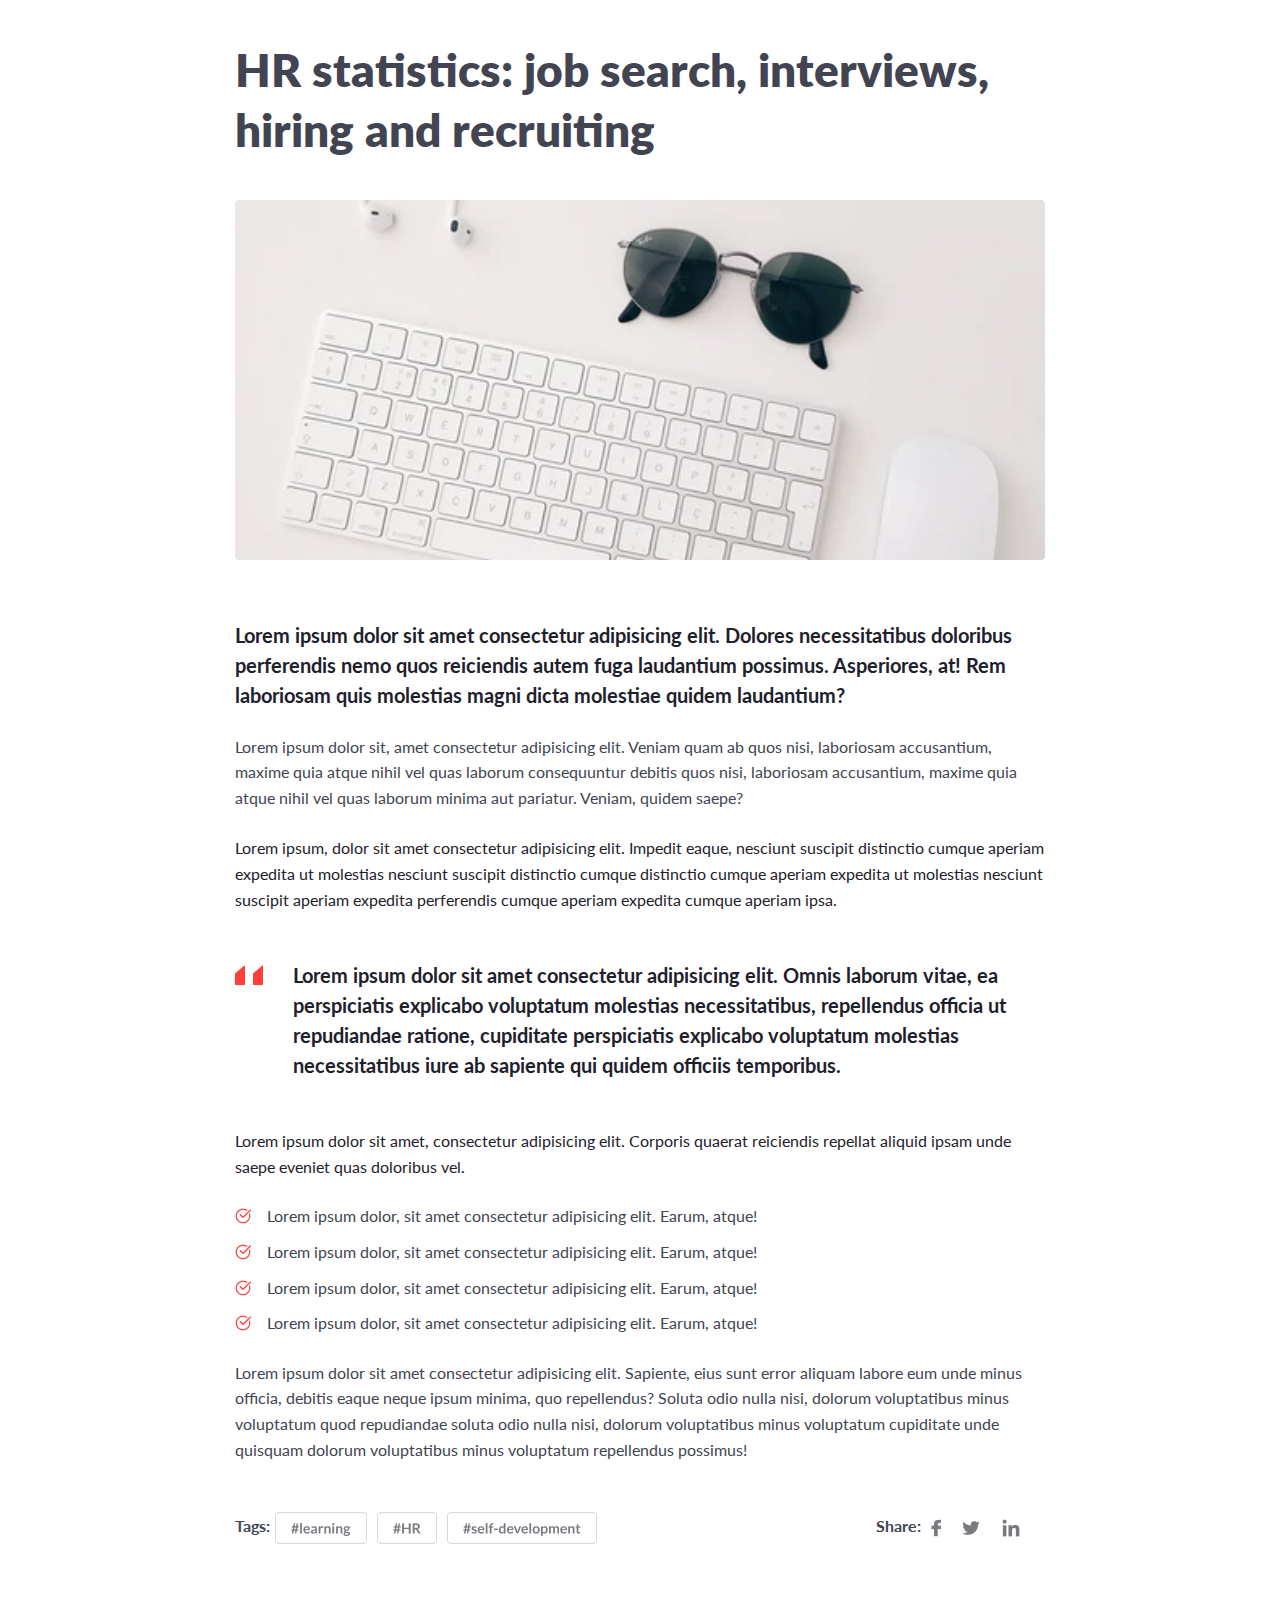
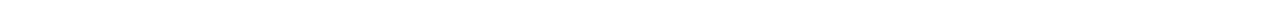
<file: lesson_7/index.html>
<!DOCTYPE html>
<html lang="zxx">
	<head>
		<meta charset="UTF-8" />
		<meta http-equiv="X-UA-Compatible" content="IE=edge" />
		<meta name="viewport" content="width=device-width, initial-scale=1.0" />
		<link rel="shortcut icon" href="icons/favicon.ico" type="image/x-icon" />
		<link rel="stylesheet" href="css/null.css" />
		<link rel="stylesheet" href="css/style.css" />
		<title>Lesson_7</title>
	</head>
	<body>
		<header>
			<div class="conatiner__header">
				<div class="article__block">
					<h1>HR statistics: job search, interviews, hiring and recruiting</h1>
				</div>
			</div>
		</header>
		<main>
			<div class="container__main">
				<div class="container-image__block">
					<img src="img/klava.png" title="Клавиатура" alt="Клавиатура" />
				</div>
				<div class="text__block">
					<p>
						Lorem ipsum dolor sit amet consectetur adipisicing elit. Dolores
						necessitatibus doloribus perferendis nemo quos reiciendis autem fuga
						laudantium possimus. Asperiores, at! Rem laboriosam quis molestias
						magni dicta molestiae quidem laudantium?
					</p>
					<div class="item-1">
						Lorem ipsum dolor sit, amet consectetur adipisicing elit. Veniam
						quam ab quos nisi, laboriosam accusantium, maxime quia atque nihil
						vel quas laborum consequuntur debitis quos nisi, laboriosam
						accusantium, maxime quia atque nihil vel quas laborum minima aut
						pariatur. Veniam, quidem saepe?
					</div>
					<p>
						Lorem ipsum, dolor sit amet consectetur adipisicing elit. Impedit
						eaque, nesciunt suscipit distinctio cumque aperiam expedita ut
						molestias nesciunt suscipit distinctio cumque distinctio cumque
						aperiam expedita ut molestias nesciunt suscipit aperiam expedita
						perferendis cumque aperiam expedita cumque aperiam ipsa.
					</p>
					<div class="text-inside">
						<p>
							Lorem ipsum dolor sit amet consectetur adipisicing elit. Omnis
							laborum vitae, ea perspiciatis explicabo voluptatum molestias
							necessitatibus, repellendus officia ut repudiandae ratione,
							cupiditate perspiciatis explicabo voluptatum molestias
							necessitatibus iure ab sapiente qui quidem officiis temporibus.
						</p>
					</div>
					<p>
						Lorem ipsum dolor sit amet, consectetur adipisicing elit. Corporis
						quaerat reiciendis repellat aliquid ipsam unde saepe eveniet quas
						doloribus vel.
					</p>
					<div class="item-2">
						<ul>
							<li>
								Lorem ipsum dolor, sit amet consectetur adipisicing elit. Earum,
								atque!
							</li>
							<li>
								Lorem ipsum dolor, sit amet consectetur adipisicing elit. Earum,
								atque!
							</li>
							<li>
								Lorem ipsum dolor, sit amet consectetur adipisicing elit. Earum,
								atque!
							</li>
							<li>
								Lorem ipsum dolor, sit amet consectetur adipisicing elit. Earum,
								atque!
							</li>
						</ul>
					</div>
				</div>
			</div>
		</main>
		<footer>
			<div class="container__footer">
				<div class="footer-text__block">
					<p>
						Lorem ipsum dolor sit amet consectetur adipisicing elit. Sapiente,
						eius sunt error aliquam labore eum unde minus officia, debitis eaque
						neque ipsum minima, quo repellendus? Soluta odio nulla nisi, dolorum
						voluptatibus minus voluptatum quod repudiandae soluta odio nulla
						nisi, dolorum voluptatibus minus voluptatum cupiditate unde quisquam
						dolorum voluptatibus minus voluptatum repellendus possimus!
					</p>
					<p>
						<span class="tags"
							>Tags:<a href="#" class="learning"
								><img src="img/tag01.png" alt="learning" /></a
							><a href="#" class="hr"><img src="img/tag02.png" alt="HR" /></a
							><a href="#" class="self-development"
								><img src="img/tag03.png" alt="self-development" /></a
						></span>
						<span class="share"
							>Share:<a href="#" class="fb"><img src="img/fb.png" alt="fb" /></a
							><a href="#" class="twitter"
								><img src="img/twitter.png" alt="twitter" /></a
							><a href="#" class="linked-in"
								><img src="img/linked-in.png" alt="linked-in" /></a
						></span>
					</p>
				</div>
			</div>
		</footer>
	</body>
</html>
</file>
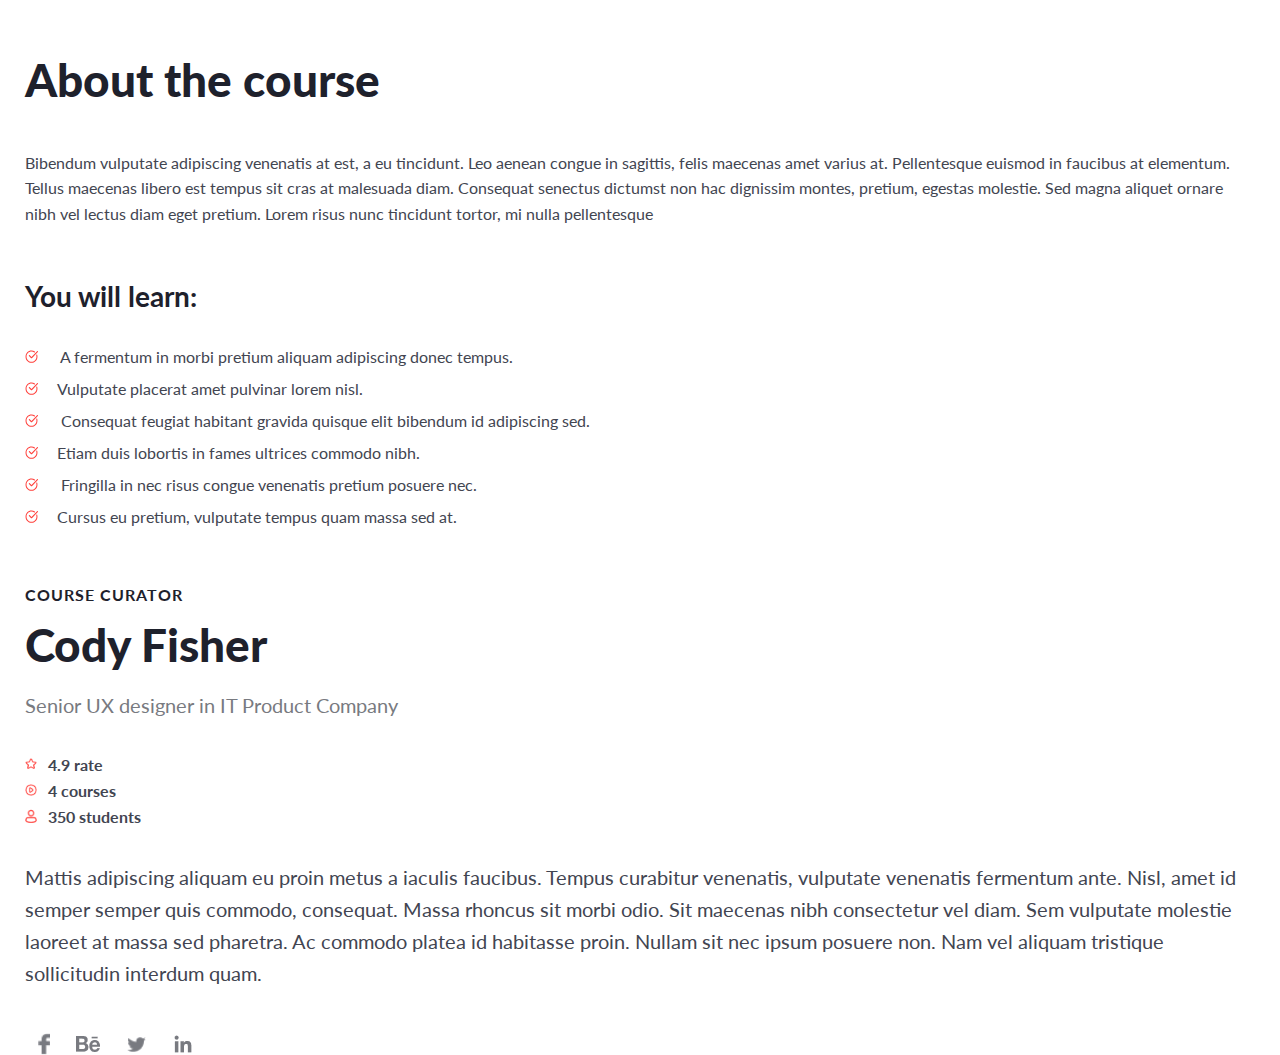
<file: lesson_8/index.html>
<!DOCTYPE html>
<html lang="zxx">
	<head>
		<meta charset="UTF-8" />
		<meta http-equiv="X-UA-Compatible" content="IE=edge" />
		<meta name="viewport" content="width=device-width, initial-scale=1.0" />
		<link rel="shortcut icon" href="icons/favicon.ico" type="image/x-icon" />
		<link rel="stylesheet" href="css/null.css" />
		<link rel="preconnect" href="https://fonts.googleapis.com" />
		<link rel="preconnect" href="https://fonts.gstatic.com" crossorigin />
		<link
			href="https://fonts.googleapis.com/css2?family=Lato:wght@400;700;900&display=swap"
			rel="stylesheet"
		/>
		<link rel="stylesheet" href="css/style.css" />
		<title>Lesson_8</title>
	</head>
	<body>
		<header>
			<div class="header__container">
				<h2 class="title-1">About the course</h2>
			</div>
		</header>
		<main>
			<div class="main__container">
				<div class="main__text-1">
					<p>
						Bibendum vulputate adipiscing venenatis at est, a eu tincidunt. Leo
						aenean congue in sagittis, felis maecenas amet varius at.
						Pellentesque euismod in faucibus at elementum. Tellus maecenas
						libero est tempus sit cras at malesuada diam. Consequat senectus
						dictumst non hac dignissim montes, pretium, egestas molestie. Sed
						magna aliquet ornare nibh vel lectus diam eget pretium. Lorem risus
						nunc tincidunt tortor, mi nulla pellentesque
					</p>
					<h3>You will learn:</h3>
					<ul class="list-1">
						<li>
							A fermentum in morbi pretium aliquam adipiscing donec tempus.
						</li>
						<li>Vulputate placerat amet pulvinar lorem nisl.</li>
						<li>
							Consequat feugiat habitant gravida quisque elit bibendum id
							adipiscing sed.
						</li>
						<li>Etiam duis lobortis in fames ultrices commodo nibh.</li>
						<li>
							Fringilla in nec risus congue venenatis pretium posuere nec.
						</li>
						<li>Cursus eu pretium, vulputate tempus quam massa sed at.</li>
					</ul>
				</div>
				<div class="main__text-2">
					<h4>Course curator</h4>
					<h2 class="title-2">Cody Fisher</h2>
					<p>Senior UX designer in IT Product Company</p>
					<ul class="list-2">
						<li>4.9 rate</li>
						<li>4 courses</li>
						<li>350 students</li>
					</ul>
					<p>
						Mattis adipiscing aliquam eu proin metus a iaculis faucibus. Tempus
						curabitur venenatis, vulputate venenatis fermentum ante. Nisl, amet
						id semper semper quis commodo, consequat. Massa rhoncus sit morbi
						odio. Sit maecenas nibh consectetur vel diam. Sem vulputate molestie
						laoreet at massa sed pharetra. Ac commodo platea id habitasse proin.
						Nullam sit nec ipsum posuere non. Nam vel aliquam tristique
						sollicitudin interdum quam.
					</p>
				</div>
			</div>
		</main>
		<footer>
			<div class="footer__container">
				<p class="socials">
					<span class="share"
						><a href="#" class="fb"><img src="img/fb.png" alt="fb" /></a
						><a href="#" class="be"><img src="img/be.png" alt="be" /></a
						><a href="#" class="twitter"
							><img src="img/twitter.png" alt="twitter" /></a
						><a href="#" class="linked-in"
							><img src="img/linked-in.png" alt="linked-in"
						/></a>
					</span>
				</p>
			</div>
		</footer>
	</body>
</html>
</file>
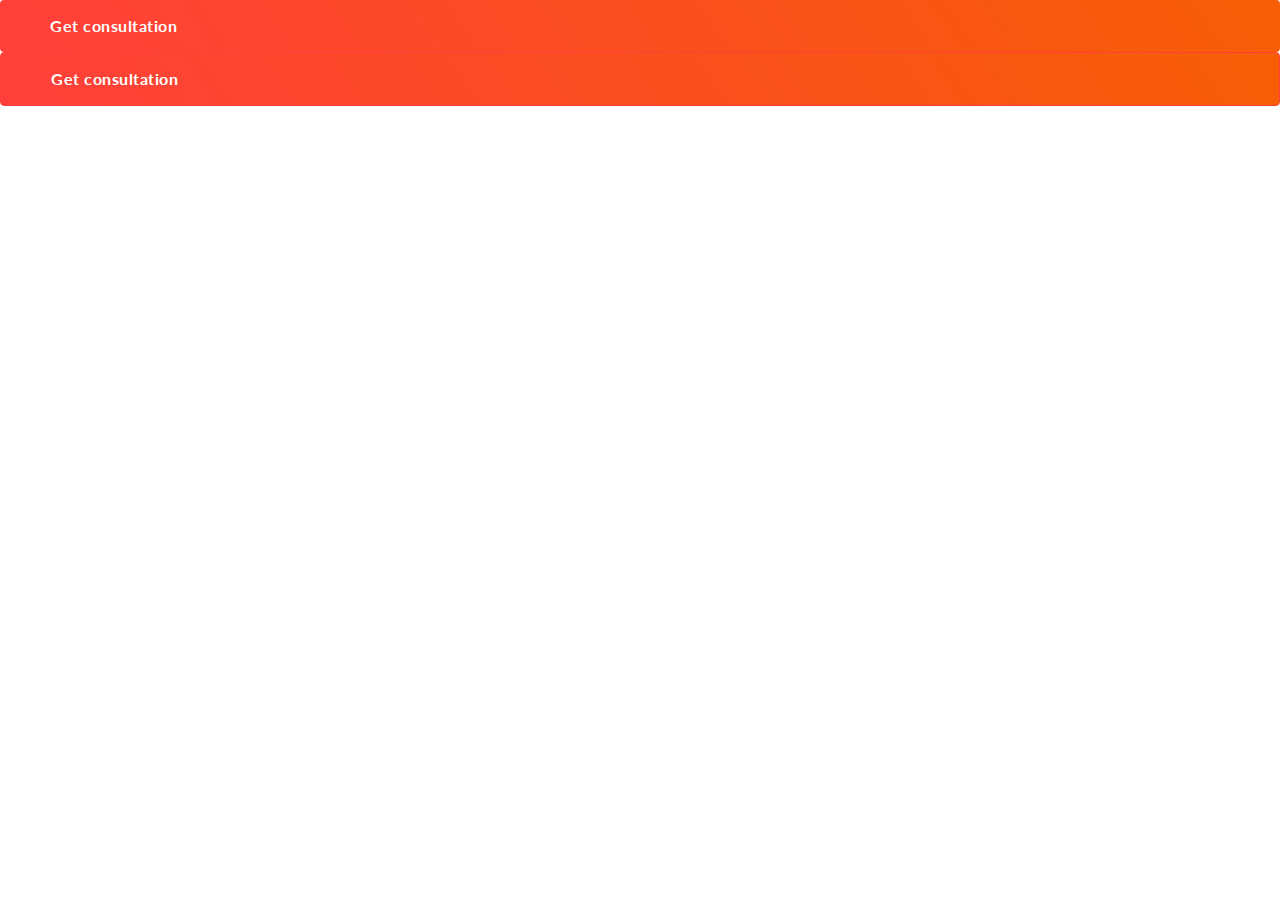
<file: lesson_16/_common.html>
<!DOCTYPE html>
<html lang="en">
	<head>
		<meta charset="UTF-8">
		<meta http-equiv="X-UA-Compatible" content="IE=edge">
		<meta name="viewport" content="width=device-width, initial-scale=1.0">
		<link rel="stylesheet" href="css/reset.css">
		<link rel="stylesheet" href="css/common.css">
		<link rel="stylesheet" href="css/style.css">
		<title>Загальні об'єкти (компоненти)</title>
	</head>
	<body>
		<div class="wrapper">
			<header class="header"></header>
			<main class="page">
				<!-- Кнопка -->
				<a href="" class="button"><span>Get consultation</span></a>
				<a href="" class="button button--border">
					<span>Get consultation</span>
				</a>
			</main>
			<footer class="footer"></footer>
		</div>
	</body>
</html>
</file>
<file: lesson_10/css/null.css>
/* --------- ОБНУЛЕННЯ СТИЛІВ ТЕГІВ ------------ */
*,
*::before,
*::after {
	margin: 0;
	padding: 0;
	border: none;
	box-sizing: border-box;
}
li {
	list-style: none;
}
a {
	color: inherit;
	text-decoration: none;
}
img{
	vertical-align: top;
}
h1,
h2,
h3,
h4,
h5,
h6 {
	font-weight: inherit;
	font-size: inherit;
}
input,
button,
textarea {
	font-family: inherit;
	font-size: inherit;
}
button {
	cursor: pointer;
	color: inherit;
	background-color: inherit;
}
body {
	line-height: 1;
}
</file>
<file: lesson_10/css/style.css>
/* body {
	font-family: "Lato", sans-serif;
	font-size: 40px;
	font-weight: 400;
	color: #424551;
} */

/* [class*="__container"] {
	max-width: 1230px;
	margin: 0px auto;
} */
</file>
<file: lesson_11/css/null.css>
/* --------- ОБНУЛЕННЯ СТИЛІВ ТЕГІВ ------------ */
*,
*::before,
*::after {
	margin: 0;
	padding: 0;
	border: none;
	box-sizing: border-box;
}
li {
	list-style: none;
}
a {
	color: inherit;
	text-decoration: none;
}
img{
	vertical-align: top;
}
h1,
h2,
h3,
h4,
h5,
h6 {
	font-weight: inherit;
	font-size: inherit;
}
input,
button,
textarea {
	font-family: inherit;
	font-size: inherit;
}
button {
	cursor: pointer;
	color: inherit;
	background-color: inherit;
}
body {
	line-height: 1;
}
</file>
<file: lesson_11/css/style.css>
body {
	font-family: "Lato", sans-serif;
	font-size: 40px;
	font-weight: 400;
	color: #424551;
}

.wrapper {
	position: relative;
	overflow: hidden;
	min-height: 100%;
}

[class*="container"] {
	max-width: 1230px;
	margin: 0px auto;
}

.pictures {
	position: relative;
}

.sea__picture {
}

.sea__picture {
	max-height: 620px;
	width: 100%;
	padding-top: 50px;
}

.seabottom img {
	position: absolute;
}

.seabottom__coral1 {
	width: 150px;
	height: 150px;
	right: -10px;
	bottom: -10px;
	z-index: 1;
}

.seabottom__coral3 {
	width: 150px;
	height: 150px;
	right: 200px;
	bottom: -10px;
	z-index: 3;
}

.seabottom__coral4 {
	width: 150px;
	height: 150px;
	left: 500px;
	bottom: 0px;
}

.seabottom__coral5 {
	width: 150px;
	height: 150px;
	left: 0px;
	bottom: 0px;
}

.seabottom__coral6 {
	width: 150px;
	height: 150px;
	left: 300px;
	bottom: 50px;
}

.seabottom__crayfish1 {
	width: 100px;
	height: 100px;
	right: 350px;
	bottom: 0px;
}

.seabottom:hover .seabottom__crayfish1 {
	right: 1000px;
	transition: all 10s ease 0s;
	z-index: 2;
}

.seabottom__crayfish3 {
	width: 150px;
	height: 150px;
	left: 0px;
	top: 400px;
}

.seabottom:hover .seabottom__crayfish3 {
	left: 300px;
	top: 320px;
	transition: all 6s cubic-bezier(0, 1.21, 1, 1.59);
	z-index: 2;
}

.seabottom__box1 {
	width: 150px;
	height: 150px;
	left: 180px;
	bottom: 100px;
}

.seabottom__box2 {
	width: 150px;
	height: 150px;
	right: 450px;
	bottom: -20px;
	z-index: 1;
}

.seabottom__jellyfish1 {
	width: 150px;
	height: 150px;
	left: 430px;
	bottom: 80px;
	z-index: 1;
}

.seabottom:hover .seabottom__jellyfish1 {
	left: 530px;
	bottom: 80px;
	transform: rotate(360deg);
	transition: all 5s ease 0s;
	z-index: 2;
}

.seabottom__jellyfish2 {
	width: 150px;
	height: 150px;
	right: 80px;
	bottom: 70px;
	z-index: 2;
}

.seabottom:hover .seabottom__jellyfish2 {
	right: 80px;
	bottom: 120px;
	transition: all 6s cubic-bezier(0, 1.67, 0.97, 2);
	z-index: 2;
}

.seabottom__shark1 {
	width: 300px;
	height: 200px;
	left: 550px;
	bottom: 200px;
	z-index: 1;
}

.seabottom__shell2 {
	width: 100px;
	height: 100px;
	left: 200px;
	bottom: 0px;
}
.seabottom__shell3 {
	width: 80px;
	height: 80px;
	left: 620px;
	bottom: 90px;	
}

.seabottom__seagulls {
	width: 80px;
	height: 80px;
	left: 20px;
	top: 0px;
}

.seabottom:hover .seabottom__seagulls {
	left: 1100px;
	top: 0px;
	transition: all 15s ease 0s;
}

.seabottom__fish {
	width: 80px;
	height: 80px;
	right: 120px;
	top: 280px;
}

.seabottom:hover .seabottom__fish {
	width: 80px;
	height: 80px;
	right: 1100px;
	top: 280px;
	transition: all 15s ease 0s;
}

.seabottom__seaweed2 {
	width: 150px;
	height: 150px;
	right: -10px;
	bottom: 70px;
}

.seabottom__anchor1 {
	width: 100px;
	height: 100px;
	left: 400px;
	bottom: -10px;
}

/* .seabottom__bubbles1 {
	width: 150px;
	height: 250px;
	left: 50px;
	bottom: 0px;
} */

/* .seabottom:hover .seabottom__bubbles1 {
	width: 150px;
	height: 250px;
	left: 50px;
	bottom: 250px;
	transition: all 10s ease 0s;
	transform: scale(1.3);
} */

.seabottom::before {
	content: "";
	background: url("../img/bubbles1.png") left/120px no-repeat;
	position: absolute;
	width: 150px;
	height: 250px;
	left: 50px;
	bottom: 0px;
	transition: all 10s ease 0s;
}

.seabottom:hover::before {
	bottom: 250px;
	transform: scale(1.3);
}

.ships img {
	position: absolute;
}
.ships__pirats {
}
.ships__pirats--pirat-1 {
}
.pirat-1 {
}
.pirat-1__ship1 {
	width: 300px;
	height: 300px;
	left: 100px;
	top: -20px;
}

.pirat-1:hover .pirat-1__ship1 {
	width: 300px;
	height: 300px;
	left: 300px;
	top: -20px;
	transition: all 10s ease 0s;
}

.pirat-1__pirat1 {
	width: 90px;
	height: 90px;
	left: 140px;
	top: 100px;
}

.pirat-1:hover .pirat-1__pirat1 {
	width: 90px;
	height: 90px;
	left: 350px;
	top: 100px;
	transition: all 10s ease 0s;
}

.pirat-1__pirat4 {
	width: 110px;
	height: 110px;
	left: 260px;
	top: 60px;
}

.pirat-1:hover .pirat-1__pirat4 {
	width: 110px;
	height: 110px;
	left: 450px;
	top: 60px;
	transition: all 10s ease 0s;
}

.ships__pirats--pirat-2 {
}

.pirat-2__ship2 {
	width: 300px;
	height: 300px;
	right: 100px;
	top: -20px;
}

.pirat-2:hover .pirat-2__ship2 {
	width: 300px;
	height: 300px;
	right: 360px;
	top: -20px;
	transition: all 10s ease 0s;
}

.pirat-2__pirat2 {
	width: 90px;
	height: 90px;
	right: 120px;
	top: 100px;
}

.pirat-2:hover .pirat-2__pirat2 {
	width: 90px;
	height: 90px;
	right: 360px;
	top: 100px;
	transition: all 10s ease 0s;
}

.pirat-2__pirat3 {
	width: 80px;
	height: 110px;
	right: 260px;
	top: 100px;
}

.pirat-2:hover .pirat-2__pirat3 {
	width: 80px;
	height: 110px;
	right: 540px;
	top: 100px;
	transition: all 10s ease 0s;
}
</file>
<file: lesson_13/css/null.css>
/* --------- ОБНУЛЕННЯ СТИЛІВ ТЕГІВ ------------ */
*,
*::before,
*::after {
	margin: 0;
	padding: 0;
	border: none;
	box-sizing: border-box;
}
li {
	list-style: none;
}
a {
	color: inherit;
	text-decoration: none;
}
img{
	vertical-align: top;
}
h1,
h2,
h3,
h4,
h5,
h6 {
	font-weight: inherit;
	font-size: inherit;
}
input,
button,
textarea {
	font-family: inherit;
	font-size: inherit;
}
button {
	cursor: pointer;
	color: inherit;
	background-color: inherit;
}
html,
body {
	height: 100%;
}
body {
	line-height: 1;
}
</file>
<file: lesson_13/css/style.css>
body {
	font-family: "Lato", sans-serif;
	font-size: 30px;
	font-weight: 400;
	color: #424551;
}

.wrapper {
	position: relative;
	overflow: hidden;
	min-height: 100%;
}

[class*="container"] {
	max-width: 1230px;
	margin: 0px auto;
}

.pictures {
	position: relative;
}

.sea__picture {
	max-height: 620px;
	width: 100%;
	padding-top: 50px;
}

.seabottom img {
	position: absolute;
}

.seabottom__coral1 {
	width: 150px;
	height: 150px;
	right: -10px;
	bottom: -10px;
	z-index: 1;
}

.seabottom__coral3 {
	width: 150px;
	height: 150px;
	right: 200px;
	bottom: -10px;
	z-index: 3;
}

.seabottom__coral4 {
	width: 150px;
	height: 150px;
	left: 500px;
	bottom: 0px;
}

.seabottom__coral5 {
	width: 150px;
	height: 150px;
	left: 0px;
	bottom: 0px;
}

.seabottom__coral6 {
	width: 150px;
	height: 150px;
	left: 300px;
	bottom: 50px;
}

.crayfish1 {
	width: 100px;
	height: 100px;
	left: 50px;
	top: 500px;
	animation-name: crayfish1;
	animation-duration: 15s;
	animation-timing-function: linear;
	animation-iteration-count: infinite;
	animation-direction: alternate;
	animation-delay: 1s;
	z-index: 4;
}

@keyframes crayfish1 {
	0% {
		left: 50px;
		top: 500px;
	}
	100% {
		left: 1100px;
		top: 500px;
	}
}

.seabottom__crayfish3 {
	width: 150px;
	height: 150px;
	left: 0px;
	top: 400px;
}

.seabottom:hover .seabottom__crayfish3 {
	left: 300px;
	top: 320px;
	transition: all 6s cubic-bezier(0, 1.21, 1, 1.59);
	z-index: 2;
}

.seabottom__box1 {
	width: 150px;
	height: 150px;
	left: 180px;
	bottom: 100px;
}

.seabottom__box2 {
	width: 150px;
	height: 150px;
	right: 450px;
	bottom: -20px;
	z-index: 1;
}

.jellyfish1 {
	width: 150px;
	height: 150px;
	left: 430px;
	bottom: 80px;
	z-index: 1;
}

.seabottom:hover .jellyfish1 {
	left: 530px;
	bottom: 80px;
	transform: rotate(360deg);
	transition: all 5s ease 0s;
	z-index: 2;
}

.jellyfish2 {
	width: 150px;
	height: 150px;
	right: 80px;
	top: 410px;
	animation-name: jellyfish2;
	animation-duration: 8s;
	animation-timing-function: linear;
	animation-iteration-count: infinite;
	animation-direction: alternate;
	animation-delay: 1s;
	z-index: 2;
}

@keyframes jellyfish2 {
	0% {
		right: 80px;
		top: 410px;
	}
	100% {
		right: 80px;
		top: 310px;
	}
}

.shark1 {
	width: 300px;
	height: 200px;
	left: 550px;
	top: 200px;
	animation-name: shark1;
	animation-duration: 2s;
	animation-timing-function: linear;
	animation-iteration-count: infinite;
	animation-direction: alternate;
	animation-delay: 1s;
	z-index: 1;
}

@keyframes shark1 {
	0% {
		left: 550px;
		top: 200px;
	}
	100% {
		left: 550px;
		top: 200px;
		transform: rotateY(180deg);
	}
}

.seabottom__shell2 {
	width: 100px;
	height: 100px;
	left: 200px;
	bottom: 0px;
}
.seabottom__shell3 {
	width: 80px;
	height: 80px;
	left: 620px;
	bottom: 90px;	
}

.seagulls1 {
	width: 80px;
	height: 80px;
	left: 20px;
	top: 0px;
	animation-name: seagulls1;
	animation-duration: 10s;
	animation-timing-function: linear;
	animation-iteration-count: infinite;
}

@keyframes seagulls1 {
	0% {
		left: 20px;
		top: 0px
	}
	100% {
		left: 1080px;
		top: 0px
	}
}

.fish1 {
	width: 80px;
	height: 80px;
	right: 50px;
	top: 280px;
	animation-name: fish1;
	animation-duration: 10s;
	animation-timing-function: linear;
	animation-iteration-count: infinite;
	animation-delay: 1s;
}

@keyframes fish1 {
	0% {
		right: 50px;
		top: 280px;
	}
	100% {
		right: 1130px;
		top: 280px;
	}
}

.seabottom__seaweed2 {
	width: 150px;
	height: 150px;
	right: -10px;
	bottom: 70px;
}

.seabottom__anchor1 {
	width: 100px;
	height: 100px;
	left: 400px;
	bottom: -10px;
}

.bubbles1 {
	width: 150px;
	height: 250px;
	left: 50px;
	top: 360px;
	animation-name: bubbles1;
	animation-duration: 5s;
	animation-timing-function: linear;
	animation-iteration-count: infinite;
	animation-direction: normal;
}

@keyframes bubbles1 {
	0% {
		left: 50px;
		top: 360px;
	}
	100% {
		left: 50px;
		top: 150px;
		transform: scale(1.1);
	}
}

.ships img {
	position: absolute;
}

.pirat-1__ship1 {
	width: 300px;
	height: 300px;
	left: 100px;
	top: -20px;
	animation-name: ship1;
	animation-duration: 8s;
	animation-timing-function: linear;
	animation-fill-mode: forwards;
}

@keyframes ship1 {
	0% {
		left: 100px;
		top: -20px;
	}
	100% {
		left: 360px;
		top: -20px;
	}
}

.pirat-1__pirat1 {
	width: 90px;
	height: 90px;
	left: 140px;
	top: 100px;
	animation-name: pirat1;
	animation-duration: 8s;
	animation-timing-function: linear;
	animation-fill-mode: forwards;
}

@keyframes pirat1 {
	0% {
		left: 140px;
		top: 100px;
	}
	100% {
		left: 380px;
		top: 100px;
	}
}

.pirat-1__pirat4 {
	width: 110px;
	height: 110px;
	left: 260px;
	top: 60px;
	animation-name: pirat4;
	animation-duration: 8s;
	animation-timing-function: linear;
	animation-fill-mode: forwards;
}

@keyframes pirat4 {
	0% {
		left: 260px;
		top: 60px;
	}
	100% {
		left: 530px;
		top: 60px;
	}
}

.pirat-2__ship2 {
	width: 300px;
	height: 300px;
	right: 100px;
	top: -25px;
	animation-name: ship2;
	animation-duration: 7s;
	animation-timing-function: linear;
	animation-fill-mode: forwards;
	animation-delay: 3s;
}

@keyframes ship2 {
	0% {
		right: 100px;
		top: -25px;
	}
	100% {
		right: 360px;
		top: -25px;
	}
}

.pirat-2__pirat2 {
	width: 90px;
	height: 90px;
	right: 120px;
	top: 95px;
	animation-name: pirat2;
	animation-duration: 7s;
	animation-timing-function: linear;
	animation-fill-mode: forwards;
	animation-delay: 3s;
}

@keyframes pirat2 {
	0% {
		right: 120px;
		top: 95px;
	}
	100% {
		right: 380px;
		top: 95px;
	}
}

.pirat-2__pirat3 {
	width: 80px;
	height: 110px;
	right: 260px;
	top: 95px;
	animation-name: pirat3;
	animation-duration: 7s;
	animation-timing-function: linear;
	animation-fill-mode: forwards;
	animation-delay: 3s;
}

@keyframes pirat3 {
	0% {
		right: 260px;
		top: 95px;
	}
	100% {
		right: 530px;
		top: 95px;
	}
}
</file>
<file: lesson_14/css/null.css>
/* --------- ОБНУЛЕННЯ СТИЛІВ ТЕГІВ ------------ */
*,
*::before,
*::after {
	margin: 0;
	padding: 0;
	border: none;
	box-sizing: border-box;
}
li {
	list-style: none;
}
a {
	color: inherit;
	text-decoration: none;
}
img{
	vertical-align: top;
}
h1,
h2,
h3,
h4,
h5,
h6 {
	font-weight: inherit;
	font-size: inherit;
}
input,
button,
textarea {
	font-family: inherit;
	font-size: inherit;
}
button {
	cursor: pointer;
	color: inherit;
	background-color: inherit;
}
html,
body {
	height: 100%;
}
body {
	line-height: 1;
}
</file>
<file: lesson_14/css/style.css>
@font-face {
	font-family: "Lato";
	src: url("../fonts/AnyConv.com__Lato-Regular.woff2") format("woff2"), url("../fonts/AnyConv.com__Lato-Regular.woff") format("woff");
	font-display: swap;
	font-weight: 400;
	font-style: normal;
}

@font-face {
	font-family: "Lato";
	src: url("../fonts/AnyConv.com__Lato-Bold.woff2") format("woff2"), url("../fonts/AnyConv.com__Lato-Bold.woff") format("woff");
	font-display: swap;
	font-weight: 700;
	font-style: normal;
}

@font-face {
	font-family: "Lato";
	src: url("../fonts/AnyConv.com__Lato-Black.woff2") format("woff2"), url("../fonts/AnyConv.com__Lato-Black.woff") format("woff");
	font-display: swap;
	font-weight: 900;
	font-style: normal;
}

body {
	font-family: "Lato", sans-serif;
	font-size: 24px;
	font-weight: 400;
	color: #fff;
	background-image: url('../img/snow.jpg');
}

.wrapper {
	position: relative;
	overflow: hidden;
	min-height: 100%;
	display: flex;
	flex-direction: column;
}

.wrapper > main{
	flex-grow: 1;
}

[class*="container"] {
	max-width: 1230px;
	margin: 0px auto;
}

.header{
	background-color: #aa0000;
	position: fixed;
	width: 100%;
	height: 80px;
	padding: 25px;
	top: 0;
	left: 0;
	z-index: 2;
}

.header__menu {
	display: flex;
	flex-direction: row;
}

.item__list {
	position: relative;
	display: inline-block;
	padding: 0 70px;
}

.item__list:hover .sub-item {
	opacity: 1;
	visibility: visible;
	top: 100%;
}

.item__link {
	display: inline-block;
	font-size: 30px;
	font-weight: 700;
}

.sub-item {
	position: absolute;
	top: 130%;
	left: 0;
	padding: 40px 70px;
	min-width: 400px;
	opacity: 0;
	visibility: hidden;
	transition: all 0.3s ease 0s;
}

.sub-item__list:not(:last-child) {
	margin-bottom: 10px;
}

.sub-item__link {
	color: #001381;
	font-size: 25px;
	font-weight: 700;
}

.page {
	padding: 130px 20px 20px;
}

.cards {
	display: flex;
	margin: 0px -15px 100px;
}

.cards__column {
	flex: 0 1 33.333%;
	padding: 0px 15px;
}

.cards__item {
	background-color: #fff;
	padding: 15px;
	min-height: 100%;
}

.item-card {
	display: flex;
	flex-direction: column;
	align-items: flex-start;
	gap: 15px;
}

.item-card__image img {
	max-width: 100%;
}

.item-card__text {
	color: black;
	flex-grow: 1;
	margin-bottom: 50px;
	font-size: 20px;
}

.item-card__button {
	background-color: limegreen;
	padding: 7px 25px;
	border-radius: 5px;
}

.page__link {
	margin-bottom: 50px;
}

.link {
	color: black;
	font-size: 30px;
	font-weight: 900;
	padding: 5px 10px;
	display: inline-flex;
	gap: 40px;
	align-items: center;
	margin: 40px 80px;
}

.link::before {
	content: "";
	width: 40px;
	height: 40px;
	flex: 0 0 40px;
	background-color: #00818a;
	animation-name: link-rotate;
	animation-duration: 5s;
	animation-iteration-count: infinite;
	animation-timing-function: linear;
}

@keyframes link-rotate {
	0% {
		transform: rotate(0deg);
	}
	100% {
		transform: rotate(-360deg);
	}
}

.link:hover::before {
	animation-play-state: paused;
}

.page__box {
	display: flex;
	gap: 30px;
	margin-bottom: 100px;
}

.square {
	flex-shrink: 0;
	width: 200px;
	height: 200px;
	/* flex: 0 0 200px; */
	background-color: rgb(29, 173, 0);
}

.text {
	color: black;
	font-size: 30px;
}


.picture {
	display: flex;
	flex-direction: column;
	gap: 30px;
}

.picture__item {
}

.item-picture {
	display: flex;
	gap: 20px;
	background-color: rgba(0, 146, 127, 0.7);
	padding: 20px;
}

.item-picture:nth-child(even){
	flex-direction: row-reverse;
}

.item-picture__image {
	flex: 0 0 200px;
}

.item-picture__image img{
	max-width: 100%;
}

.item-picture__text {
	color: #fff;
	line-height: 1.2;
}

.footer {
	background-color: #666;
	padding: 25px;
	height: 80px;
	font-weight: 600;
	letter-spacing: 5px;
	text-transform: uppercase;
	text-align: center;
}
</file>
<file: lesson_15/css/style.css>
@import url("https://fonts.googleapis.com/css?family=Lato:regular,700,900&display=swap");

body {
	font-family: "Lato", sans-serif;
	color: #424551;
}

.wrapper {
	position: relative;
	overflow: hidden;
	min-height: 100%;
	display: flex;
	flex-direction: column;
}

.wrapper > main{
	flex-grow: 1;
}

[class*="__container"] {
	max-width: 1260px;
	margin: 0 auto;
	padding-left: 15px;
	padding-right: 15px;
}

.header {
	padding: 20px 0;
	position: fixed;
	left: 0;
	top: 0;
	width: 100%;
	z-index: 20;
}

.header__container {
	display: flex;
	gap: 60px;
	align-items: center;
}

.header__menu {
	flex-grow: 1;
}

.menu__list {
	display: flex;
	column-gap: 40px;
	row-gap: 20px;
	flex-wrap: wrap;
}

.menu__link {
	font-weight: 700;
}

.menu__link:hover {
	text-decoration: underline;
}

.header__personal {
	display: flex;
	row-gap: 36px;
	align-items: center;
	flex-wrap: wrap;
	flex-shrink: 0;
}

.personal-header__button {
	margin-right: 36px;
}

.button {
	background: linear-gradient(55.95deg, #FF3F3A 0%, #F75E05 100%);
	border-radius: 4px;
	color: #fff;
	font-weight: 700;
	letter-spacing: 0.5px;
	display: inline-block;
	line-height: 1.25;
	padding: 16px 40px;
	position: relative;
}

.button::before {
	content: "";
	position: absolute;
	top: 0;
	left: 0;
	width: 100%;
	height: 100%;
	transition: opacity 0.3s ease 0s;
	background: linear-gradient(55.95deg, #ca3530 0%, #c94d05 100%);
	opacity: 0;
	border-radius: 4px;
}

.button:hover::before {
	opacity: 1;
}

.button span{
	position: relative;
	z-index: 2;
}

.personal-header__log-in {
	background: url("../icons/profile.svg") left no-repeat;
	padding-left: 28px;
	line-height: 1.25;
	font-weight: 700;
	margin-right: 5px;
}

.slash {
	line-height: 1.25;
	font-weight: 700;
}

.personal-header__register {
	line-height: 1.25;
	font-weight: 700;
	margin-left: 5px;
}

.personal-header__log-in:hover {
	text-decoration: underline;
}

.personal-header__register:hover {
	text-decoration: underline;
}

.main-block-1 {
	position: relative;
	padding: 200px 0px 80px 0px;
	background: linear-gradient(55.95deg, rgba(255, 64, 58, 0.2) 0%, rgba(247, 94, 5, 0.2) 100%);
}

.main-block-1__container {
	position: relative;
	z-index: 2;
}

.main-block-1__body {
	margin-bottom: 189px;
}

.body-page-1 {
	display: flex;
}

.body-page-1__content {
	flex: 0 1 50%;
	padding-right: 40px;
	align-self: center;
}

.body-page-1__play {
	font-size: 14px;
	font-weight: 700;
	display: inline-flex;
	gap: 16px;
	position: relative;
	align-items: center;
}

.body-page-1__play:not(:last-child) {
	margin-bottom: 40px;
}

.body-page-1__play::before {
	content: "";
	width: 52px;
	height: 52px;
	border-radius: 50%;
	background: #FF3F3A url("../icons/play.svg") center no-repeat;
	transition: background-color 0.3s ease 0s;
	flex: 0 0 52px;
}

.body-page-1__play:hover::before {
	background-color: #dd3832;
}

.body-page-1__play:hover {
	text-decoration: underline;
}

.body-page-1__play::after {
	content: "";
	width: 52px;
	height: 52px;
	border-radius: 50%;
	background: #FF3F3A;
	opacity: 0.12;
	position: absolute;
	top: 0;
	left: 0;
	transform: scale(1.6);
	animation: play-circle 2s infinite ease;
}

.body-page-1__play:hover::after {
	animation-play-state: paused;
}

@keyframes play-circle {
	0% {
		transform: scale(1.6);
	}
	100% {
		opacity: 0;
		transform: scale(3);
	}
}

.body-page-1__title {
	font-size: 64px;
	font-weight: 900;
	line-height: 1.3;
	letter-spacing: 1px;
	color: #1E212C;
}

.body-page-1__title:not(:last-child) {
	margin-bottom: 60px;
}

.body-page-1__buttons {
	display: flex;
	gap: 24px;
	align-items: center;
}

.body-page-1__buttons:not(:last-child) {
	margin-bottom: 70px;
}

.button--border {
	position: relative;
	display: inline-block;
	background: transparent;
	border: 1px solid #FF3F3A;
	color:#FF3F3A;
	padding: 15px 40px;
	transition: all 0.3s ease 0s;
}

.button--border:hover {
	color: #fff;
	border: 1px solid #FF3F3A;
	background-color: #FF3F3A;
}

.body-page-1__media {
	flex: 0 1 50%;
}

.body-page-1__image {
	max-width: 100%;
	transform: translate(7.8%, 0px);
}

.statistic-block {
	display: flex;
	gap: 66px;
	align-items: center;
	justify-content: space-between;
}

.item-statistic {
	display: flex;
	gap: 12px;
	color: #1E212C;
	align-items: center;
}

.item-statistic__value {
	font-weight: 900;
	font-size: 46px;
	line-height: 1.3;
}

.item-statistic__text {
	line-height: 1.6;
}

.statistic-block__circle {
	height: 8px;
	flex: 0 0 8px;
	border-radius: 50%;
	background: #FF3F3A;
}

.decor-main {
	position: absolute;
	width: 100%;
	height: 100%;
	top: 0;
	left: 0;
}

.decor-main__item {
	position: absolute;
}

.decor-main__item--1 {
	background: url("../decor/shapes1.svg") 0 0 no-repeat;
	width: 96px;
	height: 96px;
	top: 12.3%;
	left: 4.3%;
}
.decor-main__item--2 {
	background: url("../decor/circles1.svg") 0 0 no-repeat;
	width: 284px;
	height: 284px;
	bottom: -9.26%;
	left: -5.8%;
}
.decor-main__item--3 {
	background: url("../decor/shapes2.svg") 0 0 no-repeat;
	width: 88px;
	height: 47px;
	top: 45.1%;
	left: 40.7%;
}
.decor-main__item--4 {
	background: url("../decor/vector.svg") 0 0 no-repeat;
	width: 61px;
	height: 61px;
	top: 70.2%;
	left: 38.2%;
}
.decor-main__item--5 {
	background: url("../decor/shapes1.svg") 0 0 no-repeat;
	width: 110px;
	height: 110px;
	top: -4.1%;
	right: 5%;
	transform: rotate(135deg);
}
.decor-main__item--6 {
	background: url("../decor/dots.svg") 0 0 no-repeat;
	width: 187px;
	height: 137px;
	bottom: 18%;
	right: -1.6%;
}

.main-block-2 {
	position: relative;
	padding: 180px 0;
}

.main-block-2__container {
	position: relative;
	z-index: 2;
}

.body-page-2 {
	display: flex;
	gap: 135px;
}

.body-page-2__student {
	flex: 0 0 705px;
	height: 560px;
}

.body-page-2__content {
	display: flex;
	flex-direction: column;
}

.body-page-2__title-1 {
	font-weight: 700;
	line-height: 1.5;
	color: #1E212C;
	letter-spacing: 1px;
	text-transform: uppercase;
	margin-bottom: 8px;
}

.body-page-2__title-2 {
	font-size: 46px;
	font-weight: 900;
	line-height: 1.3;
	color: #1E212C;
	margin-bottom: 40px;
}

.text {
	margin-bottom: 48px;
}

.text__list li{
	color: #424551;
	line-height: 1.6;
	padding-left: 32px;
}

.text__list li:not(:last-child) {
	padding-bottom: 12px;
}

.text__list li::before {
	content: "";
	background: url("../icons/clock.svg") 0 0 no-repeat;
	display: inline-block;
	width: 16px;
	height: 16px;
	margin-left: -32px;
	margin-right: 16px;
	margin-bottom: -3px;
}

.text__list li:hover::before {
	transition: all 1s ease 0s;
	transform: rotate(-360deg) scale(1.3);
}

.decor-main__item--7 {
	background: url("../decor/group.svg") 0 0 no-repeat;
	width: 181.2px;
	height: 132.7px;
	bottom: 25%;
	left: -5.8%;
	transform: rotate(90deg);
}
.decor-main__item--8 {
	background: url("../decor/circles2.svg") 0 0 no-repeat;
	width: 287.2px;
	height: 287.2px;
	bottom: 1.5%;
	right: -8.6%;
}
</file>
<file: lesson_16/css/style.css>
@import url("https://fonts.googleapis.com/css?family=Lato:regular,700,900&display=swap");

body {
	font-family: "Lato", sans-serif;
	color: #424551;
}

.wrapper {
	position: relative;
	overflow: hidden;
	min-height: 100%;
	display: flex;
	flex-direction: column;
}

.wrapper > main{
	flex-grow: 1;
}

[class*="__container"] {
	max-width: 1260px;
	margin: 0 auto;
	padding-left: 15px;
	padding-right: 15px;
}

.button {
	background: linear-gradient(55.95deg, #FF3F3A 0%, #F75E05 100%);
	border-radius: 4px;
	color: #fff;
	font-weight: 700;
	letter-spacing: 0.5px;
	display: inline-block;
	line-height: 1.25;
	padding: 16px 50px;
	position: relative;
	width: 100%;
}

.button::before {
	content: "";
	position: absolute;
	top: 0;
	left: 0;
	width: 100%;
	height: 100%;
	transition: opacity 0.3s ease 0s;
	background: linear-gradient(55.95deg, #ca3530 0%, #c94d05 100%);
	opacity: 0;
	border-radius: 4px;
}

.button:hover::before {
	opacity: 1;
}

.button span{
	position: relative;
	z-index: 2;
}

.main-block__container {
	display: flex;
	gap: 107px;
	position: relative;
	z-index: 2;
}

.main-block {
	position: relative;
	padding: 50px 0;
}

.body {
	display: flex;
	gap: 105px;
	margin-bottom: 50px;
}

.body__image {
	align-self: center;
}

.body__student {
	max-width: 100%;
}

.block {
	flex: 0 1 20%;
}

.heading {
	display: flex;
	flex-direction: column;
	align-items: flex-start;
	color: #1E212C;
}

.heading:not(:last-child) {
	margin-bottom: 40px;
}

.subtitle {
	font-weight: 700;
	line-height: 1.5;
	color: #1E212C;
	letter-spacing: 1px;
	text-transform: uppercase;
	margin-bottom: 8px;
}

.title {
	font-size: 46px;
	font-weight: 900;
	line-height: 1.3;
	color: #1E212C;
}

.form {
	display: flex;
	flex-wrap: wrap;
	margin: 0 -12.5px;
	row-gap: 24px;
	margin-bottom:10px;
}

.form__line {
	flex: 0 1 50%;
	padding: 0 12.5px;
}

.form__line:not(:last-child){
	margin-bottom: 25px;
}

.form__label {
	display: inline-flex;
	margin-bottom: 8px;
}

.form__input {
	padding: 0px 15px;
	width: 100%;
	height: 50px;
	color: black;
	border: 1px solid rgba(215, 218, 221, 1);
	border-radius: 4px;
}


.form__textarea {
	padding: 15px;
	min-width: 705px;
	min-height: 128px;
	width: 100%;
	color: black;
	border: 1px solid #D7DADD;
	border-radius: 4px;
	resize: none;
	overflow: auto;
}


.form__checkbox {
	position: relative;
}

.checkbox__input {
	position: absolute;
	top: 5px;
	width: 16px;
	height: 16px;
	opacity: 0.3;
}

.checkbox__input:checked + .checkbox__label::before {
	background: #FF3F3A url("../icons/check.svg") center / 80% no-repeat;
}

.checkbox__label {
	display: inline-flex;
	cursor: pointer;
	gap: 12px;
	line-height: 1.6;
}

.checkbox__label::before{
	content: "";
	flex: 0 0 16px;
	width: 16px;
	height: 16px;
	background-color: #FF3F3A;
	border: 1px solid #FF3F3A;
	border-radius: 3px;
	top: 5px;
	position: absolute;
}

.checkbox__text {
	align-self: center;
	padding-left: 30px;
}

.main-block-2 {
	display: flex;
	justify-content: center;
	background: rgb(241, 241, 241);
}

.main-block-2__container {
	width: 600px;
	background: rgb(250, 250, 250);
	height: 100%;
	margin: 50px;
}

.form-2 {
	margin: 30px;
}

.form-2__line {
	display: flex;
	flex-direction: column;
}

.form-2__line:not(:last-child){
	margin-bottom: 15px;
}

.form-2__label {
	display: inline-flex;
	width: 230px;
	margin-bottom: 10px;
}

.form-2__input {
	padding: 0px 15px;
	width: 100%;
	height: 40px;
	border: 1px solid rgba(215, 218, 221, 1);
	border-radius: 4px;
}

.form-2-title {
	margin-bottom: 10px;
}

.form-2__radio {
	display: flex;
	flex-direction: row;
	gap: 15px;
}

.form-2__input_radio {
	width: 15px;
	height: 15px;
}

.form-2__textarea {
	padding: 15px;
	color: black;
	border: 1px solid #D7DADD;
	border-radius: 4px;
	resize: none;
}

.form-2__line_button {
	display: flex;
	flex-direction: row;
	gap: 15px;
}
</file>
<file: lesson_3/css/style.css>
/* #top {
	color: aqua;
} */

/* div {
	color: brown;
} */

a {
	color: green;
}

/* .text ~ p {
	color: red;
} */

/* .text > p {
	color: red;
} */

.text p {
	color: brown;
}

/* .news p {
	color: red;
} */

/* ul {
	color: goldenrod;
} */

/* .text + p {
	color: aqua;
} */

.news {
	color: #18b5a4;
}

.text {
	color: blue;
}

/* .news * {
	color: red;
} */

/* .news, 
.text {
	color: blue;
} */

/* * {
	color: red;
} */
</file>
<file: lesson_4/css/null.css>
/* --------- ОБНУЛЕННЯ СТИЛІВ ТЕГІВ ------------ */
*,
*::before,
*::after {
	margin: 0;
	padding: 0;
	border: none;
	box-sizing: border-box;
}
li {
	/* list-style: none; */
}
a {
	color: inherit;
}
a:link,
a:visited {
	text-decoration: none;
}
a:hover {
	text-decoration: none;
}
img{
	vertical-align: top;
}
h1,
h2,
h3,
h4,
h5,
h6 {
	font-weight: inherit;
	font-size: inherit;
}
input,
button,
textarea {
	font-family: inherit;
	font-size: inherit;
}
button {
	cursor: pointer;
	color: inherit;
	background-color: inherit;
}
body {
	line-height: 1;
}
</file>
<file: lesson_4/css/style.css>
@import url("https://fonts.googleapis.com/css2?family=Roboto&display=swap");

@font-face {
	font-family: "Larsseit";
	src: url("../fonts/Larsseit.woff") format("woff");
	font-display: swap;
	font-weight: 400;
	font-style: normal;
}

@font-face {
	font-family: "Lato";
	src: url("../fonts/Lato.woff") format("woff");
	font-display: swap;
	font-weight: 400;
	font-style: normal;
}

body {
	font-family: "Roboto", sans-serif;
}

h1 {
	font-size: 40px;
	font-weight: 900;
	margin-bottom: 30px;
}

h2 {
	font-family: "Lato";
	font-style: italic;
	font-size: 35px;
	font-weight: 500;
	margin-top: 20px;
	margin-bottom: 20px;
}

p {
	font-size: 20px;
	font-style: normal;
}

.discription p {
	font-style: normal;
}

.discription > p {
	font-style: italic;
}

.forest p {
	font-family: "Larsseit";
	font-size: 20px;
}

span {
	color: rgb(4, 4, 255);
}

a {
	font-size: 20px;
	font-style: italic;
	color: red;
}

.discription a {
	color: rgb(0, 121, 0);
}

img {
	margin-bottom: 20px;
}

ul {
	margin-left: 50px;
	margin-bottom: 20px;
	font-family: "Larsseit";
	font-size: 20px;
	color: rgb(255, 0, 0);
}

ol {
	margin-left: 50px;
	margin-bottom: 20px;
	font-family: "Lato";
	font-size: 20px;
	color: rgb(104, 173, 0);
}

/* .items ol {
	margin-bottom: 0px;
} */

.items * {
	margin-bottom: 0px;
}
</file>
<file: lesson_5/css/null.css>
/* --------- ОБНУЛЕННЯ СТИЛІВ ТЕГІВ ------------ */
*,
*::before,
*::after {
	margin: 0;
	padding: 0;
	border: none;
	box-sizing: border-box;
}
li {
	/* list-style: none; */
}
a {
	color: inherit;
}
a:link,
a:visited {
	text-decoration: none;
}
a:hover {
	text-decoration: none;
}
img{
	vertical-align: top;
}
h1,
h2,
h3,
h4,
h5,
h6 {
	font-weight: inherit;
	font-size: inherit;
}
input,
button,
textarea {
	font-family: inherit;
	font-size: inherit;
}
button {
	cursor: pointer;
	color: inherit;
	background-color: inherit;
}
body {
	line-height: 1;
}
</file>
<file: lesson_5/css/style.css>
@import url("https://fonts.googleapis.com/css2?family=Open+Sans:ital@0;1&display=swap");

@font-face {
	font-family: "RUSBoycott";
	src: url("../fonts/RUSBoycott.woff2") format("woff2"),
		url("../fonts/RUSBoycott.woff") format("woff");
	font-display: swap;
	font-weight: 400;
	font-style: normal;
}

@font-face {
	font-family: "SansusWebissimo";
	src: url("../fonts/SansusWebissimo.woff") format("woff");
	font-display: swap;
	font-weight: 400;
	font-style: normal;
}

@font-face {
	font-family: "SansusWebissimo";
	src: url("../fonts/SansusWebissimo-Italic.woff") format("woff");
	font-display: swap;
	font-weight: 400;
	font-style: italic;
}

body {
	font-family: "Open Sans", sans-serif;
	font-style: normal;
	font-weight: 400;
	font-size: 18px;
	line-height: 25px;
	width: 1200px;
	margin: 0px 40px;
}

h1 {
	font-family: RUSBoycott, sans-serif;
	font-size: 40px;
	font-weight: 500;
	text-transform: uppercase;
	text-align: center;
	text-shadow: 2px 2px 5px rgb(137, 255, 137);
	letter-spacing: 5px;
	word-spacing: 7px;
	line-height: 1.5;
	margin: 40px;
}

h2 {
	font-family: SansusWebissimo;
	font-size: 35px;
	font-weight: 400;
	text-align: center;
	margin: 20px 0px;
	color: rgba(0, 0, 0, 0.5);
}

h3 {
	font-size: 25px;
	font-weight: 900;
	text-align: center;
	margin: 20px 0px;
	color: rgba(0, 0, 0, 0.8);
}

img {
	width: 100%;
	margin-bottom: 20px;
}

span {
	font-weight: 600;
	text-shadow: 1px 1px 1px rgb(197, 197, 255);
}

ul {
	padding: 10px 70px;
	font-style: italic;
}

.lake img {
	margin-top: 10px;
}

a.link {
	font-size: 25px;
	font-weight: 900;
	padding: 50px 500px;
	text-decoration: underline;
	color: rgba(0, 0, 0, 0.8);
}

.lake p {
	text-align: center;
	margin-bottom: 20px;
}

.lake + p {
	text-align: left;
}

.text {
	text-align: center;
	margin-bottom: 20px;
}

.text a {
	text-decoration: line-through;
}

.canyon a {
	text-decoration: underline;
}

.footer p {
	font-family: SansusWebissimo;
	font-size: 35px;
	font-weight: 600;
	letter-spacing: 3px;
	word-spacing: 7px;
	color: rgba(0, 0, 0, 0.4);
	text-align: center;
	text-shadow: 1px 1px 10px rgba(128, 128, 128, 0.2),
		-1px -1px 10px rgba(99, 109, 255, 0.7);
	margin: 40px 0px 20px;
}

.footer ol {
	margin-left: 100px;
}

.footer a {
	text-decoration: underline;
}

.footer {
	margin-bottom: 70px;
}
</file>
<file: lesson_6/css/null.css>
/* --------- ОБНУЛЕННЯ СТИЛІВ ТЕГІВ ------------ */
*,
*::before,
*::after {
	margin: 0;
	padding: 0;
	border: none;
	box-sizing: border-box;
}
li {
	list-style: none;
}
a {
	color: inherit;
}
a:link,
a:visited {
	text-decoration: none;
}
a:hover {
	text-decoration: none;
}
img{
	vertical-align: top;
}
h1,
h2,
h3,
h4,
h5,
h6 {
	font-weight: inherit;
	font-size: inherit;
}
input,
button,
textarea {
	font-family: inherit;
	font-size: inherit;
}
button {
	cursor: pointer;
	color: inherit;
	background-color: inherit;
}
body {
	line-height: 1;
}
</file>
<file: lesson_6/css/style.css>
@font-face {
	font-family: "Lato";
	src: url("../fonts/AnyConv.com__Lato-Regular.woff2") format("woff2"),
		url("../fonts/AnyConv.com__Lato-Regular.woff") format("woff");
	font-display: swap;
	font-weight: 400;
	font-style: normal;
}

@font-face {
	font-family: "Lato";
	src: url("../fonts/AnyConv.com__Lato-Bold.woff2") format("woff2"),
		url("../fonts/AnyConv.com__Lato-Bold.woff") format("woff");
	font-display: swap;
	font-weight: 700;
	font-style: normal;
}

@font-face {
	font-family: "Lato";
	src: url("../fonts/AnyConv.com__Lato-Black.woff2") format("woff2"),
		url("../fonts/AnyConv.com__Lato-Black.woff") format("woff");
	font-display: swap;
	font-weight: 900;
	font-style: normal;
}


body {
	font-family: "Lato", sans-serif;
	font-size: 16px;
	font-weight: 400;
	color: #424551;
}

.article {
	font-size: 46px;
	line-height: 130%;
	max-width: 810px;
	font-weight: 900;
	margin: 30px auto;
}

.container__image {
	max-width: 810px;
	margin: 0 auto;
}

img {
	width: 100%;
	margin-bottom: 60px;
}

.text {
	max-width: 810px;
	margin: 0 auto;
}

.text p {
	font-size: 20px;
	font-weight: 700;
	line-height: 1.5;
	color: #1e212c;
	margin-bottom: 24px;
}

div.item-1 {
	font-size: 16px;
	font-weight: 400;
	line-height: 1.6;
	margin-bottom: 25px;
}

.item-1 + p {
	font-size: 16px;
	font-weight: 400;
	line-height: 1.6;
	margin-bottom: 48px;
}

.text__inside {
	font-size: 20px;
	font-weight: 700;
	line-height: 1.5;
	color: #1e212c;
}

.text__inside p {
	padding-left: 58px;
	margin-bottom: 48px;
}

.text__inside + p {
	font-size: 16px;
	font-weight: 400;
	line-height: 1.6;
	margin-bottom: 24px;
}

.item-2 p {
	font-size: 16px;
	font-weight: 400;
	padding-left: 32px;
	line-height: 0;
}

.item-2 {
	margin-bottom: 24px;
}

.footer__text {
	max-width: 810px;
	margin: 0 auto;
}

.footer__text p {
	font-size: 16px;
	line-height: 1.6;
	font-weight: 400;
	margin-bottom: 50px;
}

footer {
	margin-bottom: 100px;
}

.contaner__exercise {
	max-width: 810px;
	margin: 0 auto;
}

h2 {
	font-size: 40px;
	font-weight: 900;
	text-align: center;
	letter-spacing: 10px;
	margin-bottom: 30px;
	text-decoration: underline;
	text-transform: uppercase;
}

div p {
	font-size: 20px;
	margin-bottom: 30px;
}

.link {
	display: inline-block;
	padding: 0 20px;
	outline: 2px solid red;
	border-radius: 10px;
	box-shadow: 7px -2px 10px 1px black;
	letter-spacing: 3px;
}

.exercise__overflow > p {
	border: 2px solid red;
}

.exercise__overflow + p {
	border: 2px solid blue;
	max-height: 100px;
	overflow: auto;
	padding: 0 20px;
}

span {
	display: inline-block;
	/* border: 1px solid rgba(0, 0, 0, 0); */
	margin: 20px 0;
	padding: 20px 30px;
	border-radius: 30px;
	box-shadow: inset 5px 3px 10px 5px green, 10px -5px 10px 5px red;
	opacity: 0.3;
	/* visibility: hidden; */
}
</file>
<file: lesson_7/css/null.css>
/* --------- ОБНУЛЕННЯ СТИЛІВ ТЕГІВ ------------ */
*,
*::before,
*::after {
	margin: 0;
	padding: 0;
	border: none;
	box-sizing: border-box;
}
li {
	list-style: none;
}
a {
	color: inherit;
}
a:link,
a:visited {
	text-decoration: none;
}
a:hover {
	text-decoration: none;
}
img{
	vertical-align: top;
}
h1,
h2,
h3,
h4,
h5,
h6 {
	font-weight: inherit;
	font-size: inherit;
}
input,
button,
textarea {
	font-family: inherit;
	font-size: inherit;
}
button {
	cursor: pointer;
	color: inherit;
	background-color: inherit;
}
body {
	line-height: 1;
}
</file>
<file: lesson_7/css/style.css>
@font-face {
	font-family: "Lato";
	src: url("../fonts/AnyConv.com__Lato-Regular.woff2") format("woff2"),
		url("../fonts/AnyConv.com__Lato-Regular.woff") format("woff");
	font-display: swap;
	font-weight: 400;
	font-style: normal;
}

@font-face {
	font-family: "Lato";
	src: url("../fonts/AnyConv.com__Lato-Bold.woff2") format("woff2"),
		url("../fonts/AnyConv.com__Lato-Bold.woff") format("woff");
	font-display: swap;
	font-weight: 700;
	font-style: normal;
}

@font-face {
	font-family: "Lato";
	src: url("../fonts/AnyConv.com__Lato-Black.woff2") format("woff2"),
		url("../fonts/AnyConv.com__Lato-Black.woff") format("woff");
	font-display: swap;
	font-weight: 900;
	font-style: normal;
}


body {
	font-family: "Lato", sans-serif;
	font-size: 16px;
	font-weight: 400;
	color: #424551;
}

[class*="__block"] {
	max-width: 810px;
	margin: 0px auto;
}

.article__block {
	font-size: 46px;
	line-height: 130%;
	font-weight: 900;
	margin-bottom: 40px;
	padding-top: 40px;
}

img {
	width: 100%;
}

.container-image__block {
	margin-bottom: 60px;
}

.text__block p {
	font-size: 20px;
	font-weight: 700;
	line-height: 1.5;
	color: #1e212c;
	margin-bottom: 24px;
}

div.item-1 {
	font-size: 16px;
	font-weight: 400;
	line-height: 1.6;
	margin-bottom: 25px;
}

.item-1 + p {
	font-size: 16px;
	font-weight: 400;
	line-height: 1.6;
	margin-bottom: 48px;
}

.text-inside p {
	font-size: 20px;
	font-weight: 700;
	line-height: 1.5;
	color: #1e212c;
	padding-left: 58px;
	margin-bottom: 48px;
	background: url("../img/braces.png") 0px 5px no-repeat;
}

.text-inside + p {
	font-size: 16px;
	font-weight: 400;
	line-height: 1.6;
	margin-bottom: 24px;
}

ul li {
	font-size: 16px;
	line-height: 1.6;
	padding-left: 32px;
	margin-bottom: 10px;
	background: url("../img/vector.png") 0 5px no-repeat;
}

.item-2 {
	margin-bottom: 24px;
}

.footer-text__block p {
	font-size: 16px;
	line-height: 1.6;
	font-weight: 400;
	margin-bottom: 50px;
}

.tags {
	display: inline-block;
	font-size: 16px;
	font-weight: 700;
	line-height: 1.6;
	padding-right: 270px;
}

.share {
	display: inline-block;
	font-size: 16px;
	font-weight: 700;
	line-height: 1.6;
}

.learning img {
	height: 32px;
	width: 92px;
	margin: 0 5px;
	vertical-align: middle;
}

.hr img {
	height: 32px;
	width: 60px;
	margin: 0 5px;
	vertical-align: middle;
}

.self-development img {
	height: 32px;
	width: 150px;
	margin: 0 5px;
	vertical-align: middle;
}

.fb img {
	height: 18.33px;
	width: 9.65px;
	margin: 0 10px;
	vertical-align: middle;
}

.twitter img {
	height: 20px;
	width: 20px;
	margin: 0 10px;
	vertical-align: middle;
}

.linked-in img {
	height: 20px;
	width: 20px;
	margin: 0 10px;
	vertical-align: middle;
}

.footer-text__block {
	margin-bottom: 60px;
}
</file>
<file: lesson_8/css/null.css>
/* --------- ОБНУЛЕННЯ СТИЛІВ ТЕГІВ ------------ */
*,
*::before,
*::after {
	margin: 0;
	padding: 0;
	border: none;
	box-sizing: border-box;
}
li {
	list-style: none;
}
a {
	color: inherit;
}
a:visited {
	text-decoration: none;
}
a:hover {
	text-decoration: none;
}
img{
	vertical-align: top;
}
h1,
h2,
h3,
h4,
h5,
h6 {
	font-weight: inherit;
	font-size: inherit;
}
input,
button,
textarea {
	font-family: inherit;
	font-size: inherit;
}
button {
	cursor: pointer;
	color: inherit;
	background-color: inherit;
}
body {
	line-height: 1;
}
</file>
<file: lesson_8/css/style.css>
body {
	font-family: "Lato", sans-serif;
	font-size: 16px;
	font-weight: 400;
	color: #424551;
}

[class*="__container"] {
	max-width: 1230px;
	margin: 0px auto;
}

.header__container {
	margin-bottom: 40px;
}

.title-1 {
	font-size: 46px;
	font-weight: 900;
	padding-top: 50px;
	line-height: 1.3;
	color: #1E212C;
}

.main__text-1 p {
	line-height: 1.6;
	color: #424551;
	margin-bottom: 48px;
}

h3 {
	font-size: 28px;
	font-weight: 700;
	line-height: 1.5;
	color: #1E212C;
	margin-bottom: 24px;
}

.list-1 {
	margin-bottom: 50px;
}

.list-1 li {
	line-height: 2;
	color: #424551;
}

.list-1 li::before {
	content: "";
	background: url("../img/check.svg") 0 2px / 13px no-repeat;
	display: inline-block;
	width: 15.33px;
	height: 14.67px;
	margin-right: 17px;
}

.list li:not(:last-child) {
	padding-bottom: 5px;
}

h4 {
	font-weight: 700;
	line-height: 1.5;
	letter-spacing: 1px;
	text-transform: uppercase;
	color: #1E212C;
	margin-bottom: 8px;
}

.title-2 {
	font-size: 46px;
	font-weight: 900;
	line-height: 1.3;
	color: #1E212C;
	margin-bottom: 16px;
}

.main__text-2 p {
	font-size: 20px;
	line-height: 1.5;
	color: #787A80;
	margin-bottom: 32px;
}

.list-2 {
	margin-bottom: 32px;
}

.list-2 li {
	font-weight: 700;
	line-height: 1.6;
	color: #424551;
}

.list-2 li:nth-child(1)::before {
	content: "";
	background: url("../img/star.png") 0 1px / 12px no-repeat;
	display: inline-block;
	width: 14.67px;
	height: 14.08px;
	margin-right: 8px;
}

.list-2 li:nth-child(2)::before {
	content: "";
	background: url("../img/video.png") 0 1px / 12px no-repeat;
	display: inline-block;
	width: 14.67px;
	height: 14.08px;
	margin-right: 8px;
}

.list-2 li:nth-child(3)::before {
	content: "";
	background: url("../img/man.png") 0 1px / 12px no-repeat;
	display: inline-block;
	width: 14.67px;
	height: 14.08px;
	margin-right: 8px;
}

.main__text-2 p:last-child {
	line-height: 1.6;
	color: #424551;
	margin-bottom: 40px;
}

.share {
	display: inline-block;
	font-size: 16px;
	font-weight: 700;
	line-height: 1.6;
}

.fb img {
	height: 22px;
	width: 11.58px;
	margin: 0 13px;
	vertical-align: middle;
	color: #787A80;
}

.be img {
	height: 16px;
	width: 24px;
	margin: 0 13px;
	vertical-align: middle;
	color: #787A80;
}

.twitter img {
	height: 21px;
	width: 21px;
	margin: 0 13px;
	vertical-align: middle;
	color: #787A80;
}

.linked-in img {
	height: 20px;
	width: 20px;
	margin: 0 13px;
	vertical-align: middle;
	color: #787A80;
	display: inline-block;
}
</file>
<file: lesson_16/css/common.css>
/* Кнопка помаранчева */
.button{
	border-radius: 4px;
	letter-spacing: 0.5px;
	font-weight: 700;
	line-height: 1.25;
	color: #fff;
	display: inline-block;
	padding: 16px 40px;
	position: relative;
	background: linear-gradient(55.95deg, #FF3F3A 0%, #F75E05 100%);
	
}
.button span{
	position: relative;
	z-index: 2;
}
.button::before{
	content: "";
	position: absolute;
	width: 100%;
	height: 100%;
	top: 0;
	left: 0;
	transition: opacity 0.3s ease 0s;
	opacity: 0;
	border-radius: 4px;
	background: linear-gradient(55.95deg, #ca3530 0%, #c94d05 100%);
}
.button:hover::before {
	opacity: 1;
}
/* Кнопка з границею */
.button--border{
	background: transparent;
	position: relative;
	border: 1px solid #FF3F3A;
	color:#FF3F3A;
	padding: 15px 40px;
	transition: all 0.3s ease 0s;
}
.button--border:hover{
	color: #fff;
	border: 1px solid #FF3F3A;
	background-color: #FF3F3A;
}
</file>
